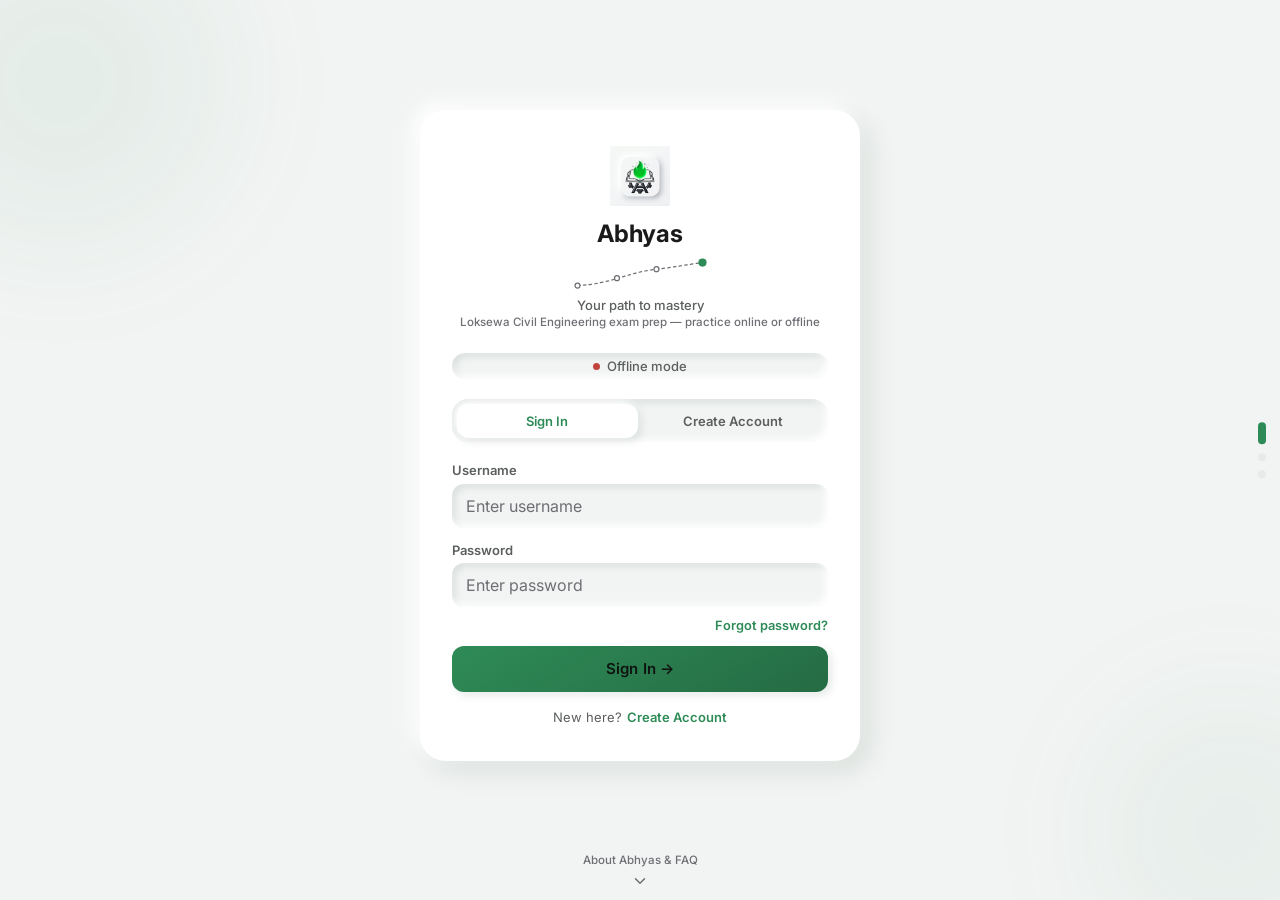
<file: index.html>
<!DOCTYPE html>
<html lang="en-NP">
<head>
<meta charset="UTF-8">
<meta name="viewport" content="width=device-width,initial-scale=1">
<meta name="theme-color" content="#F2F4F3">
<!-- Clickjacking mitigation — see admin.html for the full rationale.
     GitHub Pages doesn't support custom HTTP headers, so this
     client-side frame-bust is the best available option. -->
<script>if(window.top!==window.self){window.top.location=window.self.location;}</script>
<link rel="icon" type="image/png" href="favicon.png">
<link rel="apple-touch-icon" href="icon-192.png">

<title>Abhyas — Loksewa Civil Engineering Exam Prep (Online & Offline)</title>
<meta name="description" content="Abhyas is a free-to-start Loksewa Civil Engineering exam prep app for Nepal — practice thousands of Level 7 Engineering, General Knowledge, and IQ questions online or fully offline, track your progress, and build toward Lok Sewa Aayog exam success.">
<meta name="keywords" content="abhyas app, loksewa, lok sewa aayog, loksewa civil engineering, loksewa engineering, civil engineering exam prep nepal, level 7 engineering, PSC nepal, loksewa online offline, engineering exam questions nepal">
<link rel="canonical" href="https://app.mku.name.np/">

<!-- Open Graph — how this looks when shared on Facebook, WhatsApp, Messenger, etc. -->
<meta property="og:type" content="website">
<meta property="og:title" content="Abhyas — Loksewa Civil Engineering Exam Prep (Online & Offline)">
<meta property="og:description" content="Practice thousands of Loksewa Civil Engineering, GK, and IQ questions — online or fully offline. Free trial, track your progress, built for Lok Sewa Aayog exam success.">
<meta property="og:url" content="https://app.mku.name.np/">
<meta property="og:image" content="https://app.mku.name.np/icon-512.png">
<meta property="og:locale" content="en_NP">

<!-- Twitter Card — same purpose, for X/Twitter link previews -->
<meta name="twitter:card" content="summary">
<meta name="twitter:title" content="Abhyas — Loksewa Civil Engineering Exam Prep">
<meta name="twitter:description" content="Practice Loksewa Civil Engineering questions online or offline. Free trial available.">
<meta name="twitter:image" content="https://app.mku.name.np/icon-512.png">

<!-- Structured data — helps Google understand this is a real application,
     not just a bare login form, and is eligible for richer search
     result presentation (app name, description, category) as a result. -->
<script type="application/ld+json">
{
  "@context": "https://schema.org",
  "@type": "WebApplication",
  "name": "Abhyas",
  "alternateName": "Abhyas Loksewa Civil Engineering",
  "description": "Loksewa Civil Engineering exam prep app for Nepal — practice Level 7 Engineering, General Knowledge, and IQ questions online or fully offline.",
  "url": "https://app.mku.name.np/",
  "applicationCategory": "EducationalApplication",
  "operatingSystem": "Any (Progressive Web App)",
  "offers": { "@type": "Offer", "price": "0", "priceCurrency": "NPR", "description": "Free trial available" },
  "audience": { "@type": "Audience", "audienceType": "Loksewa and Civil Engineering exam candidates in Nepal" }
}
</script>

<link href="https://fonts.googleapis.com/css2?family=Inter:wght@400;500;600;700;800&display=swap" rel="stylesheet">
<link rel="stylesheet" href="design-system.css">
<!-- Google Identity Services — powers the "Sign in with Google" button
     below (see APP.initGoogleSignIn). Loaded async/defer so it never
     blocks first paint; APP.initGoogleSignIn() polls for it to be ready
     rather than assuming it has loaded by the time init() runs. -->
<script src="https://accounts.google.com/gsi/client" async defer></script>
<style>
:root{
  /* Local aliases onto the shared token layer, so the rest of this
     file's rules (unchanged names, so JS/markup below never has to
     change) read from one place if the palette shifts later. */
  --c0:var(--c-bg);--c1:var(--c-surface);--c2:var(--c-surface);--c3:var(--c-primary-light);--c4:var(--c-divider);
  --amb:var(--c-primary);--amb2:var(--c-primary-dark);--amb-glow:rgba(46,139,87,.18);
  --teal:var(--c-primary);--vio:var(--c-primary);--sky:var(--c-info);--grn:var(--c-primary);--ros:var(--c-danger);
  --t1:var(--c-text);--t2:var(--c-text-soft);--t3:var(--c-text-faint);
  --ff:var(--font-body);--fd:var(--font-body);
  --r2:var(--r-sm);--r3:var(--r-md);--r4:var(--r-xl);
  --ease:.15s cubic-bezier(.4,0,.2,1);--spring:.22s cubic-bezier(.34,1.56,.64,1)
}
*,*::before,*::after{margin:0;padding:0;box-sizing:border-box;-webkit-tap-highlight-color:transparent}
html{height:100%}
body{font-family:var(--ff);background:var(--c-bg);color:var(--t1);display:block;min-height:100vh;overflow-x:hidden}

/* Background — calm, no blobs/grid in the fintech direction: a plain,
   spacious off-white field lets the card carry all the visual weight. */
.bg-blobs,.grid{display:none}

/* Card */
.card{position:relative;z-index:1;width:100%;max-width:440px;margin:1.2rem auto 3rem;background:var(--c-surface);border-radius:var(--r-xl);padding:2.25rem 2rem;box-shadow:var(--ne-lg);max-height:none;overflow:visible;animation:enter .35s var(--ease-spring)}
@keyframes enter{from{opacity:0;transform:translateY(12px)}to{opacity:1;transform:none}}

/* Intro/FAQ sections sit below the login card, wider than it so the
   explanatory content has room to breathe, but still comfortably
   readable (760px caps line length on desktop/PC). */
.wide-section{position:relative;z-index:1;max-width:760px;width:calc(100% - 2rem);margin:0 auto 2.5rem}
.about-card{background:var(--c-surface);border-radius:var(--r-sm);padding:.9rem 1.1rem;box-shadow:var(--ne-sm);margin-bottom:.6rem}
.about-card h3{font-size:.82rem;color:var(--c-text);margin-bottom:.35rem;display:flex;align-items:center;gap:.4rem}
.about-card p{font-size:.78rem;color:var(--c-text-soft);line-height:1.55}
.section-heading{font-size:1rem;color:var(--c-text);margin-bottom:.9rem;text-align:center;font-weight:700}

/* Logo */
.logo{text-align:center;margin-bottom:1.5rem}
.l-icon{width:60px;height:60px;margin:0 auto .8rem}
.logo h1{font-size:var(--fs-page-title);font-weight:var(--fw-bold);letter-spacing:-.3px;color:var(--c-text)}
.logo p{font-size:var(--fs-caption);color:var(--c-text-soft);margin-top:.25rem;font-weight:var(--fw-medium)}

/* "Your path to mastery" made literal: a small ascending trail of
   waypoints under the wordmark, the last one styled as the destination.
   Kept deliberately small and quiet — this is a login form people want
   to get through quickly, not a hero banner to admire. */
.path-motif{display:block;width:148px;height:auto;margin:.55rem auto .05rem}
.path-motif-peak{animation:path-peak-pulse 2.8s ease-in-out infinite}
@keyframes path-peak-pulse{
  0%,100%{filter:drop-shadow(0 0 0 var(--c-primary))}
  50%{filter:drop-shadow(0 0 3px var(--c-primary))}
}
@media(prefers-reduced-motion:reduce){.path-motif-peak{animation:none}}

/* Ambient background — two soft, low-opacity blurred blobs for quiet
   depth. Deliberately restrained: this sits behind a login/payment form,
   not a marketing hero, so it should be felt more than seen. */
.bg-motif{position:fixed;inset:0;z-index:0;pointer-events:none;overflow:hidden}
.bg-motif::before,.bg-motif::after{content:'';position:absolute;border-radius:50%;filter:blur(70px);background:var(--c-primary)}
.bg-motif::before{width:340px;height:340px;top:-90px;left:-110px;opacity:.06}
.bg-motif::after{width:280px;height:280px;bottom:-70px;right:-90px;opacity:.05}

/* Net */
.net{display:flex;align-items:center;justify-content:center;gap:.45rem;font-size:var(--fs-caption);color:var(--c-text-soft);font-weight:var(--fw-medium);margin-bottom:1.25rem;background:var(--c-bg);border-radius:var(--r-full);padding:.32rem .9rem;box-shadow:var(--ne-in-sm)}
.ndot{width:7px;height:7px;border-radius:50%;background:var(--c-primary);animation:npulse 2s ease-in-out infinite;flex-shrink:0}
.ndot.off{background:var(--c-danger);animation:none}
.ndot.warn{background:var(--c-warning);animation:npulse 2s ease-in-out infinite}
@keyframes npulse{0%,100%{opacity:1;transform:scale(1)}50%{opacity:.35;transform:scale(.7)}}

/* Tabs */
.tabs{display:flex;gap:.25rem;background:var(--c-bg);border-radius:var(--r-md);padding:.3rem;margin-bottom:1.25rem;box-shadow:var(--ne-in-sm)}
.tab{flex:1;padding:.55rem .2rem;border:none;border-radius:calc(var(--r-md) - 4px);background:transparent;color:var(--c-text-soft);font-family:var(--ff);font-size:var(--fs-caption);font-weight:var(--fw-semibold);cursor:pointer;transition:all var(--ease);text-align:center}
.tab.active{background:var(--c-surface);color:var(--c-primary);box-shadow:var(--ne-sm)}
.tab:hover:not(.active){color:var(--c-text)}

/* Forms */
.fld{margin-bottom:.85rem}
.fld label{display:block;font-size:var(--fs-caption);font-weight:var(--fw-semibold);color:var(--c-text-soft);margin-bottom:.35rem}
.fld input,.fld select{width:100%;background:var(--c-bg);border:none;border-radius:var(--r-sm);padding:.75rem .9rem;color:var(--t1);font-size:var(--fs-body);font-family:var(--ff);outline:none;box-shadow:var(--ne-in-sm);transition:box-shadow var(--ease)}
.fld input:focus,.fld select:focus{box-shadow:var(--ne-in-sm),0 0 0 3px rgba(46,139,87,.16)}
.fld input::placeholder{color:var(--c-text-faint)}
.fld-row{display:grid;grid-template-columns:1fr 1fr;gap:.6rem}
/* Custom file-upload control — same pattern as user.html/admin.html's
   .file-up. The native <input type=file>'s "Choose File" button lives
   in browser shadow DOM and can't be restyled by adjusting the outer
   input's padding/color alone — it still rendered in the OS-native style
   regardless. This hides the native control entirely (still fully
   functional) behind a themed button + filename instead. */
.file-up{position:relative;display:flex;align-items:center;gap:.6rem;background:var(--c-bg);border-radius:var(--r-sm);padding:.6rem .9rem;cursor:pointer;box-shadow:var(--ne-in-sm)}
.file-up input[type=file]{position:absolute;inset:0;opacity:0;cursor:pointer;width:100%;height:100%}
.file-up .file-up-btn{flex-shrink:0;display:inline-flex;align-items:center;gap:.3rem;background:var(--c-surface);border:1px solid rgba(0,0,0,.08);border-radius:7px;padding:.3rem .6rem;font-size:.72rem;font-weight:700;color:var(--t2)}
.file-up .file-up-name{font-size:.78rem;color:var(--c-text-faint);overflow:hidden;text-overflow:ellipsis;white-space:nowrap}

.err{background:var(--c-danger-bg);border:1px solid rgba(193,67,60,.25);border-radius:var(--r-sm);padding:.6rem .9rem;color:var(--c-danger);font-size:var(--fs-caption);margin-bottom:.85rem;display:none;align-items:center;gap:.5rem;font-weight:var(--fw-medium)}
.err::before{content:"";width:16px;height:16px;flex-shrink:0;background:currentColor;-webkit-mask:url("data:image/svg+xml,%3Csvg xmlns='http://www.w3.org/2000/svg' viewBox='0 0 24 24' fill='none' stroke='black' stroke-width='2' stroke-linecap='round' stroke-linejoin='round'%3E%3Cpath d='M10.29 3.86 1.82 18a2 2 0 0 0 1.71 3h16.94a2 2 0 0 0 1.71-3L13.71 3.86a2 2 0 0 0-3.42 0z'/%3E%3Cline x1='12' y1='9' x2='12' y2='13'/%3E%3Cline x1='12' y1='17' x2='12.01' y2='17'/%3E%3C/svg%3E") center/contain no-repeat;mask:url("data:image/svg+xml,%3Csvg xmlns='http://www.w3.org/2000/svg' viewBox='0 0 24 24' fill='none' stroke='black' stroke-width='2' stroke-linecap='round' stroke-linejoin='round'%3E%3Cpath d='M10.29 3.86 1.82 18a2 2 0 0 0 1.71 3h16.94a2 2 0 0 0 1.71-3L13.71 3.86a2 2 0 0 0-3.42 0z'/%3E%3Cline x1='12' y1='9' x2='12' y2='13'/%3E%3Cline x1='12' y1='17' x2='12.01' y2='17'/%3E%3C/svg%3E") center/contain no-repeat}
.err.show{display:flex}

.ok-banner{background:var(--c-success-bg);border:1px solid rgba(54,139,79,.2);border-radius:var(--r-sm);padding:.75rem 1rem;margin-bottom:1rem;text-align:center;font-size:var(--fs-caption);color:var(--c-primary-dark)}
.ok-banner strong{color:var(--c-text);font-size:var(--fs-body)}

/* Buttons */
.btn{width:100%;padding:.85rem;background:linear-gradient(150deg,var(--c-primary),var(--c-primary-dark));border:none;border-radius:var(--r-sm);color:#0F1410;font-size:var(--fs-body);font-weight:var(--fw-semibold);font-family:var(--fd);cursor:pointer;transition:all var(--ease);box-shadow:var(--ne-sm);letter-spacing:.1px}
.btn:hover:not(:disabled){box-shadow:var(--ne-md)}
.btn:active:not(:disabled){transform:scale(.98);box-shadow:var(--ne-in-md)}
.btn:disabled{opacity:.5;cursor:not-allowed}
.btn-sec{width:100%;padding:.7rem;background:var(--c-bg);border:none;border-radius:var(--r-sm);color:var(--c-text-soft);font-size:var(--fs-caption);font-weight:var(--fw-semibold);font-family:var(--ff);cursor:pointer;transition:all var(--ease);margin-top:.6rem;box-shadow:var(--ne-sm)}
.btn-sec:hover{color:var(--c-primary-dark);box-shadow:var(--ne-in-sm)}
.btn-sm{padding:.55rem .8rem;background:var(--c-primary);border:none;border-radius:var(--r-sm);color:#0F1410;font-size:.78rem;font-weight:var(--fw-semibold);font-family:var(--ff);cursor:pointer;white-space:nowrap;flex-shrink:0}
.btn-sm:disabled{opacity:.5;cursor:not-allowed}

.spin{display:inline-block;width:14px;height:14px;border:2px solid rgba(255,255,255,.4);border-top-color:#fff;border-radius:50%;animation:spin .65s linear infinite;vertical-align:middle;margin-right:.4rem}
@keyframes spin{to{transform:rotate(360deg)}}

/* Links */
.link-row{text-align:center;margin-top:1.1rem;font-size:var(--fs-caption);color:var(--c-text-soft)}
.link-row button{background:none;border:none;color:var(--c-primary);font-weight:var(--fw-semibold);cursor:pointer;font-family:var(--ff);font-size:var(--fs-caption);padding:0;margin-left:.3rem}
.link-row button:hover{text-decoration:underline}
.link-btn-r{text-align:right;margin:-.4rem 0 .7rem}
.link-btn-r button{background:none;border:none;color:var(--c-primary);font-size:.8rem;font-weight:var(--fw-semibold);cursor:pointer;font-family:var(--ff);padding:0}

/* Payment / Trial / Status / Permanent pages */
.pay-box{display:none}
.pay-box.on{display:block;animation:enter .3s var(--ease-spring)}
.qr-wrap{text-align:center;margin:1rem 0;padding:1.1rem;background:var(--c-bg);border-radius:var(--r-lg);position:relative;box-shadow:var(--ne-in-sm)}
.qr-wrap img{max-width:200px;width:100%;border-radius:var(--r-md);display:block;margin:0 auto .6rem}
.qr-fallback{width:180px;height:180px;margin:0 auto .6rem;background:var(--c-surface);border-radius:var(--r-md);display:flex;align-items:center;justify-content:center;color:var(--c-text-faint);box-shadow:var(--ne-sm)}
.qr-fallback svg{width:48px;height:48px}
.pay-info{text-align:center;margin-bottom:1rem}
.pay-info .amt{font-size:1.7rem;font-weight:var(--fw-bold);color:var(--c-primary-dark)}
.pay-info .amt span{font-size:.9rem;opacity:.7;font-weight:var(--fw-medium)}
.pay-info .phone{font-size:var(--fs-body);color:var(--t2);margin-top:.25rem}
.pay-info .inst{font-size:var(--fs-caption);color:var(--t3);margin-top:.45rem;line-height:var(--lh-normal);padding:0 .5rem}

.trial-banner{background:var(--c-info-bg);border:1px solid rgba(43,108,176,.18);border-radius:var(--r-sm);padding:.75rem 1rem;margin-bottom:1rem;text-align:center;font-size:var(--fs-caption);color:var(--c-info)}
.trial-banner strong{color:var(--c-text);font-size:var(--fs-body)}
.trial-banner .timer{font-size:1.15rem;font-weight:var(--fw-bold);color:var(--c-primary-dark);margin-top:.25rem;font-variant-numeric:tabular-nums}

.expired-banner{background:var(--c-danger-bg);border:1px solid rgba(193,67,60,.2);border-radius:var(--r-sm);padding:.75rem 1rem;margin-bottom:1rem;text-align:center;font-size:var(--fs-caption);color:var(--c-danger)}
.expired-banner strong{color:var(--c-text)}

.perm-banner{background:var(--c-success-bg);border:1px solid rgba(54,139,79,.2);border-radius:var(--r-sm);padding:.75rem 1rem;margin-bottom:1rem;text-align:center;font-size:var(--fs-caption);color:var(--c-primary-dark)}
.perm-banner strong{color:var(--c-text);font-size:var(--fs-body)}

.status-card{text-align:center;padding:1.3rem .5rem}
.status-card .big-icon{width:56px;height:56px;margin:0 auto .8rem;color:var(--c-primary);background:var(--c-bg);border-radius:var(--r-full);display:flex;align-items:center;justify-content:center;box-shadow:var(--ne-sm)}
.status-card .big-icon svg{width:28px;height:28px}
.status-card h2{font-size:var(--fs-section-title);font-weight:var(--fw-bold);margin-bottom:.35rem;color:var(--c-text)}
.status-card p{font-size:var(--fs-caption);color:var(--t3);line-height:var(--lh-normal);margin-bottom:1.1rem}

/* Auto-redirect screen for an already-permanent session — deliberately
   the LIGHTEST screen in the whole file: a spinner and one line, no
   buttons to read or tap, because a permanent user has already proven
   who they are and shouldn't have to do anything else here at all. */
.redirect-card{text-align:center;padding:2.2rem .5rem 1rem}
.redirect-card .spin-lg{width:34px;height:34px;border:3px solid var(--c-divider);border-top-color:var(--c-primary);border-radius:50%;animation:spin .8s linear infinite;margin:0 auto 1rem}
.redirect-card p{font-size:var(--fs-body);color:var(--t2);margin-bottom:1.1rem}

/* Mobile-number prompt — a compact inline nudge shown on the trial/
   payment screens only (never on the auto-redirect screen, which is
   intentionally too brief to interact with) when the account has no
   mobile on file, e.g. a Google Sign-In account. */
.mobile-prompt{background:var(--c-info-bg);border:1px solid rgba(43,108,176,.18);border-radius:var(--r-sm);padding:.7rem .85rem;margin-bottom:1rem}
.mobile-prompt p{font-size:.76rem;color:var(--c-info);margin-bottom:.55rem;line-height:1.4}
.mobile-prompt .row{display:flex;gap:.5rem}
.mobile-prompt input{flex:1;background:var(--c-surface);border:none;border-radius:var(--r-sm);padding:.55rem .75rem;font-size:.85rem;font-family:var(--ff);outline:none;box-shadow:var(--ne-in-sm)}
.mobile-prompt.saved{display:none}

/* Toast */
#toasts{position:fixed;bottom:1.5rem;left:50%;transform:translateX(-50%);z-index:9000;display:flex;flex-direction:column;align-items:center;gap:.4rem;pointer-events:none;width:calc(100vw - 2rem);max-width:340px}
.toast{background:var(--c-text);border-radius:var(--r-sm);padding:.6rem 1.1rem;font-size:var(--fs-caption);font-weight:var(--fw-medium);color:#fff;box-shadow:var(--sh-lg);animation:tin .18s var(--ease-spring);pointer-events:auto;max-width:100%;text-align:center}
.toast.out{animation:tout .2s ease forwards}
@keyframes tin{from{opacity:0;transform:translateY(10px) scale(.95)}to{opacity:1;transform:none}}
@keyframes tout{from{opacity:1}to{opacity:0;transform:translateY(-6px)}}

/* Google Sign-In block. IMPORTANT: hidden via visibility+height, never
   display:none — Google's renderButton() measures its container at
   render time, and a display:none parent gives it 0×0 to measure,
   producing a broken/invisible button that stays broken even after
   later being un-hidden. visibility:hidden keeps the container in the
   normal layout tree (correctly sized) while still invisible and
   non-interactive, so the button always renders correctly regardless
   of whether Google's script finishes loading before or after the
   current screen becomes login/signup. */
#g-signin-wrap{margin:.7rem 0;visibility:visible;height:auto;overflow:visible;transition:opacity .15s ease}
#g-signin-wrap.g-hidden{visibility:hidden;height:0;margin:0;overflow:hidden;pointer-events:none}
#g-signin-wrap.g-busy{opacity:.55;pointer-events:none}
#g-signin-btn{display:flex;justify-content:center;min-height:44px}
.g-or-div{display:flex;align-items:center;gap:.6rem;margin:.75rem 0;color:var(--t3);font-size:var(--fs-caption);font-weight:var(--fw-medium)}
.g-or-div::before,.g-or-div::after{content:"";flex:1;height:1px;background:var(--c-divider)}

/* ── TikTok-style vertical paging: login / about / faq as three
   full-viewport "posts" you scroll (or swipe, on touch) between, same
   mechanism on phone and PC — CSS scroll-snap needs no touch-specific
   code at all, since browsers already turn a touch swipe into a scroll
   gesture on an overflow-y:scroll container. ── */
html,body{height:100%}
.snap-container{height:100vh;height:100svh;overflow-y:scroll;scroll-snap-type:y mandatory;scroll-behavior:smooth;-webkit-overflow-scrolling:touch}
.snap-post{min-height:100vh;min-height:100svh;scroll-snap-align:start;scroll-snap-stop:always;position:relative;box-sizing:border-box;display:flex;flex-direction:column;align-items:center;justify-content:center;padding:1.4rem 0;overflow-y:auto}
/* The login post's own card is vertically centered by the flex parent
   above; about/faq posts get a heading-first, top-aligned layout instead
   since their content is a scrollable list of cards, not one centered
   object. */
.snap-post.top-aligned{justify-content:flex-start;padding-top:2.2rem}

/* Page dots — a small, constant "you are 1 of 3" indicator, same idea
   as TikTok's own vertical progress cue. Fixed to the viewport (not the
   scroll container) so it stays put and reflects whichever post is
   currently snapped, on phone or PC alike. Click a dot to jump straight
   to that post. */
.page-dots{position:fixed;right:14px;top:50%;transform:translateY(-50%);z-index:20;display:flex;flex-direction:column;gap:.55rem}
.page-dots button{width:8px;height:8px;border-radius:50%;border:none;background:var(--c-divider);padding:0;cursor:pointer;transition:all var(--ease);box-shadow:none}
.page-dots button.active{background:var(--c-primary);height:22px;border-radius:5px}

/* Bottom-of-first-post scroll hint — a quiet, self-dismissing nudge
   ("there's more below") rather than a permanent fixture; it lives
   inside the login post itself (not fixed to the viewport), so it
   naturally scrolls away with that post and never has to be manually
   hidden once the person reaches post 2. */
.scroll-hint{position:absolute;left:0;right:0;bottom:10px;display:flex;flex-direction:column;align-items:center;gap:.3rem;color:var(--c-text-faint);font-size:.72rem;font-weight:var(--fw-medium);z-index:2;transition:opacity .25s ease;pointer-events:none}
.scroll-hint.hide{opacity:0}
.scroll-hint svg{width:18px;height:18px;animation:hint-bounce 1.6s ease-in-out infinite}
@keyframes hint-bounce{0%,100%{transform:translateY(0);opacity:.55}50%{transform:translateY(5px);opacity:1}}
@media(prefers-reduced-motion:reduce){.scroll-hint svg{animation:none}}
@media(max-height:640px){.scroll-hint{bottom:4px}}

/* Offline badge */
.offline-badge{display:none;background:var(--c-bg);border-radius:var(--r-sm);padding:.45rem .8rem;margin-bottom:1rem;text-align:center;font-size:var(--fs-caption);color:var(--c-warning);font-weight:var(--fw-medium);box-shadow:var(--ne-in-sm)}
.offline-badge.show{display:block}

/* Responsive — same card/layout on phone-sized "app" viewports and
   full-width PC/desktop browsers; only the outer margins/padding shrink
   below 480px, so nothing here needs separate app-vs-PC logic. */
@media(max-width:480px){.card{padding:1.75rem 1.35rem;margin:.8rem;border-radius:var(--r-lg)}.fld-row{grid-template-columns:1fr}}
</style>
</head>
<body>

<div class="bg-motif" aria-hidden="true"></div>

<div class="page-dots" id="page-dots" role="tablist" aria-label="Page navigation">
  <button class="active" data-target="post-login" aria-label="Login" role="tab" aria-selected="true"></button>
  <button data-target="post-about" aria-label="About Abhyas" role="tab" aria-selected="false"></button>
  <button data-target="post-faq" aria-label="FAQ" role="tab" aria-selected="false"></button>
</div>

<main class="snap-container" id="snap-container">
<section class="snap-post" id="post-login">
<div class="card" id="main-card">
  <div class="logo">
    <div class="l-icon brand-mark"><img src="icon-192.png" alt="Abhyas"></div>
    <h1>Abhyas</h1>
    <svg class="path-motif" viewBox="0 0 180 44" fill="none" aria-hidden="true">
      <path d="M14,36 C55,34 75,20 110,16 C130,14 150,10 166,8" stroke="var(--c-text-faint)" stroke-width="1.5" stroke-dasharray="3 4" stroke-linecap="round"/>
      <circle cx="14" cy="36" r="3" fill="var(--c-surface)" stroke="var(--c-text-faint)" stroke-width="1.5"/>
      <circle cx="62" cy="27" r="3" fill="var(--c-surface)" stroke="var(--c-text-faint)" stroke-width="1.5"/>
      <circle cx="110" cy="16" r="3" fill="var(--c-surface)" stroke="var(--c-text-faint)" stroke-width="1.5"/>
      <circle class="path-motif-peak" cx="166" cy="8" r="5" fill="var(--c-primary)"/>
    </svg>
    <p>Your path to mastery</p>
    <p style="font-size:.72rem;color:var(--c-text-faint);margin-top:.15rem">Loksewa Civil Engineering exam prep — practice online or offline</p>
  </div>

  <div class="net"><div class="ndot" id="ndot"></div><span id="nstat">Checking connection…</span></div>
  <div class="offline-badge" id="offline-badge">Offline mode — using cached session</div>

  <!-- AUTO-REDIRECT — shown ONLY for an already-permanent session while
       it hands off to user.html; see APP.enterDashboard(). Everything
       else in this card stays hidden the whole time so a returning
       permanent user never has to read or tap anything here. -->
  <div id="form-redirecting" class="pay-box" style="display:none">
    <div class="redirect-card">
      <div class="spin-lg"></div>
      <p>Welcome back<span id="redir-name"></span> — opening your dashboard…</p>
      <button class="btn-sec" onclick="APP.logout()">Not you? Logout</button>
    </div>
  </div>

  <!-- MODE TABS -->
  <div class="tabs" id="auth-tabs">
    <button class="tab active" onclick="APP.setMode('login')">Sign In</button>
    <button class="tab" onclick="APP.setMode('signup')">Create Account</button>
  </div>
<script async src="https://pagead2.googlesyndication.com/pagead/js/adsbygoogle.js?client=ca-pub-6654137367323086"
     crossorigin="anonymous"></script>
  <div class="err" id="err" role="alert" aria-live="assertive"></div>

  <!-- Google Sign-In — works for both "Sign In" and "Create Account" tabs,
       since a Google login on an unrecognized email creates a new trial
       account server-side (see handleGoogleLogin in CODE.gs). Rendered
       once here rather than duplicated per-tab; hidden entirely if the
       client ID below is never configured, and on the forgot/reset
       screens where "sign in with Google" wouldn't make sense. -->
  <div id="g-signin-wrap" class="g-hidden">
    <div id="g-signin-btn"></div>
    <div class="g-or-div">OR</div>
  </div>

  <!-- ═══════════════════════════════════════════════════════════════
       UNIFIED LOGIN — Single form routes to Admin OR User
       ═══════════════════════════════════════════════════════════════ -->
  <div id="form-login">
    <div class="fld"><label for="in-user">Username</label><input type="text" id="in-user" placeholder="Enter username" autocomplete="username" autocapitalize="none" spellcheck="false"></div>
    <div class="fld"><label for="in-pass">Password</label><input type="password" id="in-pass" placeholder="Enter password" autocomplete="current-password"></div>
    <div class="link-btn-r"><button type="button" onclick="APP.setMode('forgot')">Forgot password?</button></div>
    <button class="btn" id="btn-login" onclick="APP.login()">Sign In →</button>
    <div class="link-row"><span>New here?</span><button onclick="APP.setMode('signup')">Create Account</button></div>
  </div>

  <!-- FORGOT PASSWORD — request a reset code (username OR email) -->
  <div id="form-forgot" style="display:none">
    <p style="font-size:.8rem;opacity:.75;margin-bottom:.8rem">Enter your username or the email on your account. If it matches an account, we'll email a reset code to it.</p>
    <div class="fld"><label for="fg-id">Username or Email</label><input type="text" id="fg-id" placeholder="Your username or email" autocapitalize="none" spellcheck="false"></div>
    <button class="btn" id="btn-forgot" onclick="APP.requestReset()">Send Reset Code →</button>
    <div class="link-row"><button onclick="APP.setMode('login')">Back to Sign In</button></div>
  </div>

  <!-- RESET PASSWORD — consume the emailed code (pasted, or prefilled
       from a ?resetToken= link if the person tapped it instead) -->
  <div id="form-reset" style="display:none">
    <p style="font-size:.8rem;opacity:.75;margin-bottom:.8rem">Paste the reset code from your email, then choose a new password.</p>
    <div class="fld"><label for="rs-code">Reset Code</label><input type="text" id="rs-code" placeholder="Paste the code from your email" autocapitalize="none" spellcheck="false"></div>
    <div class="fld"><label for="rs-pass">New Password</label><input type="password" id="rs-pass" placeholder="At least 6 characters" autocomplete="new-password"></div>
    <button class="btn" id="btn-reset" onclick="APP.confirmReset()">Reset Password →</button>
    <div class="link-row"><button onclick="APP.setMode('login')">Back to Sign In</button></div>
  </div>

  <!-- SIGNUP FORM -->
  <div id="form-signup" style="display:none">
    <div class="fld-row">
      <div class="fld"><label for="su-name">Full Name</label><input type="text" id="su-name" placeholder="Your name"></div>
      <div class="fld"><label for="su-mobile">Mobile</label><input type="tel" id="su-mobile" placeholder="98XXXXXXXX"></div>
    </div>
    <div class="fld"><label for="su-email">Email Address</label><input type="email" id="su-email" placeholder="you@example.com"></div>
    <div class="fld"><label for="su-user">Username</label><input type="text" id="su-user" placeholder="Choose username" autocomplete="username" autocapitalize="none" spellcheck="false"></div>
    <div class="fld-row">
      <div class="fld"><label for="su-pass">Password</label><input type="password" id="su-pass" placeholder="Min 6 chars" autocomplete="new-password"></div>
      <div class="fld"><label for="su-cpass">Confirm</label><input type="password" id="su-cpass" placeholder="Repeat password" autocomplete="new-password"></div>
    </div>
    <button class="btn" id="btn-signup" onclick="APP.signup()">Create Account →</button>
    <div class="link-row"><span>Have an account?</span><button onclick="APP.setMode('login')">Sign In</button></div>
  </div>

  <!-- TRIAL ACTIVE -->
  <div id="form-trial" class="pay-box" style="display:none">
    <div class="trial-banner">
      <strong>Welcome! Trial Active</strong>
      <div class="timer" id="trial-timer">23:59:59</div>
      <div style="font-size:.72rem;margin-top:.3rem;color:var(--t3)">Pay anytime to unlock permanent access.</div>
    </div>
    <div class="mobile-prompt" id="mobile-prompt-trial" style="display:none">
      <p>Add a mobile number so admin can reach you about payment review.</p>
      <div class="row"><input type="tel" id="mp-trial-mobile" placeholder="98XXXXXXXX"><button class="btn-sm" onclick="APP.saveMobile('mp-trial-mobile')">Save</button></div>
    </div>
    <button class="btn" onclick="APP.goUser()">Enter Study Dashboard →</button>
    <button class="btn-sec" onclick="APP.setMode('payment')">Pay Now (Permanent)</button>
    <button class="btn-sec" onclick="APP.logout()">Logout</button>
  </div>

  <!-- PAYMENT FORM -->
  <div id="form-payment" class="pay-box" style="display:none">
    <div class="expired-banner" id="pay-banner" style="display:none">
      <strong>Trial Expired</strong><br>Complete payment to unlock permanent access.
    </div>
    <div class="expired-banner" id="pay-settings-warn" style="display:none">
      <strong>Couldn't refresh payment details from the server.</strong><br>Showing the last known info — reload the page once you're back online.
    </div>
    <div class="mobile-prompt" id="mobile-prompt-pay" style="display:none">
      <p>Add a mobile number so admin can reach you if there's an issue with your payment.</p>
      <div class="row"><input type="tel" id="mp-pay-mobile" placeholder="98XXXXXXXX"><button class="btn-sm" onclick="APP.saveMobile('mp-pay-mobile')">Save</button></div>
    </div>
    <div class="qr-wrap">
      <div class="qr-fallback" id="qr-fallback"><svg viewBox="0 0 24 24" fill="none" stroke="currentColor" stroke-width="2" stroke-linecap="round" stroke-linejoin="round"><path d="M23 19a2 2 0 0 1-2 2H3a2 2 0 0 1-2-2V8a2 2 0 0 1 2-2h4l2-3h6l2 3h4a2 2 0 0 1 2 2z"/><circle cx="12" cy="13" r="4"/></svg></div>
      <img id="qr-img" style="display:none" alt="Payment QR" onerror="APP.onQrError()">
    </div>
    <div class="pay-info">
      <div class="amt">Rs <span id="pay-amt">100</span></div>
      <div class="phone" id="pay-phone">9863200285</div>
      <div class="inst" id="pay-inst">Scan the QR code and submit your transaction ID for verification.</div>
    </div>
    <div class="fld"><label for="pay-txn">Transaction ID (TXN ID)</label><input type="text" id="pay-txn" placeholder="e.g. TXN123456789"></div>
    <div class="fld"><label for="pay-rem">Remarks (optional)</label><input type="text" id="pay-rem" placeholder="Any note for admin…"></div>
    <div class="fld">
      <label for="pay-file">Screenshot / Receipt</label>
      <label class="file-up" for="pay-file">
        <input type="file" id="pay-file" accept="image/*" onchange="APP.onFile()">
        <span class="file-up-btn"><svg width="14" height="14" viewBox="0 0 24 24" fill="none" stroke="currentColor" stroke-width="2" stroke-linecap="round" stroke-linejoin="round"><path d="M21 15v4a2 2 0 0 1-2 2H5a2 2 0 0 1-2-2v-4"/><polyline points="17 8 12 3 7 8"/><line x1="12" y1="3" x2="12" y2="15"/></svg> Choose Image</span>
        <span class="file-up-name" id="pay-file-name">No file chosen</span>
      </label>
    </div>
    <button class="btn" id="btn-pay" onclick="APP.submitPayment()">Submit Payment →</button>
    <button class="btn-sec" onclick="APP.logout()">← Back to Login</button>
  </div>

  <!-- STATUS / WAITING -->
  <div id="form-status" class="pay-box" style="display:none">
    <div class="status-card">
      <div class="big-icon" id="st-icon"><svg viewBox="0 0 24 24" fill="none" stroke="currentColor" stroke-width="2" stroke-linecap="round" stroke-linejoin="round"><circle cx="12" cy="12" r="10"/><path d="M12 6v6l4 2"/></svg></div>
      <h2 id="st-title">Payment Submitted</h2>
      <p id="st-msg">Your payment is under review. You will be notified once verified.</p>
      <button class="btn-sec" onclick="APP.logout()">Back to Login</button>
    </div>
  </div>
</div>
<div class="scroll-hint" id="scroll-hint" aria-hidden="true">
  <span>About Abhyas &amp; FAQ</span>
  <svg viewBox="0 0 24 24" fill="none" stroke="currentColor" stroke-width="2" stroke-linecap="round" stroke-linejoin="round"><polyline points="6 9 12 15 18 9"/></svg>
</div>
</section>

<section class="snap-post top-aligned wide-section intro-section" id="post-about" aria-labelledby="about-heading">
  <h2 id="about-heading" class="section-heading">About Abhyas</h2>

  <div class="about-card">
    <p>Abhyas is a Loksewa Civil Engineering exam preparation app for Nepal, designed for Level 7 Engineering candidates. It provides Civil Engineering, General Knowledge, and IQ/reasoning practice questions online and offline.</p>
  </div>

  <div class="about-card">
    <h3>What is Loksewa?</h3>
    <p>Lok Sewa Aayog is Nepal's Public Service Commission, which conducts the civil service examinations — including the Level 7 Civil Engineering exam — for government engineering positions.</p>
  </div>

  <div class="about-card">
    <h3>What does Abhyas cover?</h3>
    <p>Structural Engineering, Engineering Survey, Construction Materials, Concrete Technology, Geotechnical Engineering, Construction Management, Estimating & Costing, Engineering Drawing, Engineering Economics, and Professional Practices — plus General Knowledge and IQ/reasoning sections that appear alongside the technical paper.</p>
  </div>

  <div class="about-card">
    <h3>Online and offline practice</h3>
    <p>Once a chapter or subtopic has been opened while online, its questions are cached on your device for fully offline practice afterward — during load-shedding, on the bus, or anywhere without a connection.</p>
  </div>

  <div class="about-card">
    <h3>Progress tracking</h3>
    <p>Accuracy, attempted vs. correct counts, a daily study streak, and weak-topic detection so you always know exactly what to review next — synced across your devices whenever you're online.</p>
  </div>

  <div class="about-card">
    <h3>Free trial / access</h3>
    <p>New accounts get a free trial period to explore the app before deciding whether to continue with paid access.</p>
  </div>
</section>

<section class="snap-post top-aligned wide-section faq-section" id="post-faq" aria-labelledby="faq-heading" style="font-size:.78rem;color:var(--c-text-soft);line-height:1.5">
  <h2 id="faq-heading" class="section-heading">Frequently Asked Questions</h2>

  <details style="margin-bottom:.5rem;background:var(--c-surface);border-radius:var(--r-sm);padding:.6rem .8rem;box-shadow:var(--ne-sm)">
    <summary style="cursor:pointer;font-weight:600;color:var(--c-text)">What is Loksewa (Lok Sewa Aayog)?</summary>
    <p style="margin-top:.4rem">Lok Sewa Aayog is Nepal's Public Service Commission, which conducts the civil service examinations — including the Level 7 Civil Engineering exam — for government engineering positions. Abhyas is built specifically to help candidates prepare for this exam.</p>
  </details>

  <details style="margin-bottom:.5rem;background:var(--c-surface);border-radius:var(--r-sm);padding:.6rem .8rem;box-shadow:var(--ne-sm)">
    <summary style="cursor:pointer;font-weight:600;color:var(--c-text)">What subjects does Abhyas cover for Level 7 Civil Engineering?</summary>
    <p style="margin-top:.4rem">Structural Engineering, Engineering Survey, Construction Materials, Concrete Technology, Geotechnical Engineering, Construction Management, Estimating & Costing, Engineering Drawing, Engineering Economics, and Professional Practices — plus General Knowledge and IQ/reasoning sections that appear alongside the technical paper.</p>
  </details>

  <details style="margin-bottom:.5rem;background:var(--c-surface);border-radius:var(--r-sm);padding:.6rem .8rem;box-shadow:var(--ne-sm)">
    <summary style="cursor:pointer;font-weight:600;color:var(--c-text)">Can I use Abhyas offline?</summary>
    <p style="margin-top:.4rem">Yes. Once you've opened a chapter or subtopic while online, its questions are cached on your device — you can keep practicing the same content with no internet connection, including during load-shedding or while travelling. New or unopened content still needs a connection the first time.</p>
  </details>

  <details style="margin-bottom:.5rem;background:var(--c-surface);border-radius:var(--r-sm);padding:.6rem .8rem;box-shadow:var(--ne-sm)">
    <summary style="cursor:pointer;font-weight:600;color:var(--c-text)">Is Abhyas free?</summary>
    <p style="margin-top:.4rem">New accounts get a free trial period to explore the app before deciding whether to continue with paid access.</p>
  </details>

  <details style="margin-bottom:.5rem;background:var(--c-surface);border-radius:var(--r-sm);padding:.6rem .8rem;box-shadow:var(--ne-sm)">
    <summary style="cursor:pointer;font-weight:600;color:var(--c-text)">Does Abhyas track my progress?</summary>
    <p style="margin-top:.4rem">Yes — accuracy, attempted vs. correct counts, a daily study streak, and weak-topic detection so you know exactly what to review next, synced across your devices when you're online.</p>
  </details>
</section>

<script type="application/ld+json">
{
  "@context": "https://schema.org",
  "@type": "FAQPage",
  "mainEntity": [
    {
      "@type": "Question",
      "name": "What is Loksewa (Lok Sewa Aayog)?",
      "acceptedAnswer": { "@type": "Answer", "text": "Lok Sewa Aayog is Nepal's Public Service Commission, which conducts the civil service examinations — including the Level 7 Civil Engineering exam — for government engineering positions. Abhyas is built specifically to help candidates prepare for this exam." }
    },
    {
      "@type": "Question",
      "name": "What subjects does Abhyas cover for Level 7 Civil Engineering?",
      "acceptedAnswer": { "@type": "Answer", "text": "Structural Engineering, Engineering Survey, Construction Materials, Concrete Technology, Geotechnical Engineering, Construction Management, Estimating & Costing, Engineering Drawing, Engineering Economics, and Professional Practices, plus General Knowledge and IQ/reasoning sections." }
    },
    {
      "@type": "Question",
      "name": "Can I use Abhyas offline?",
      "acceptedAnswer": { "@type": "Answer", "text": "Yes. Once a chapter or subtopic has been opened online, its questions are cached on the device for fully offline practice, including during load-shedding or while travelling." }
    },
    {
      "@type": "Question",
      "name": "Is Abhyas free?",
      "acceptedAnswer": { "@type": "Answer", "text": "New accounts get a free trial period to explore the app before deciding whether to continue with paid access." }
    },
    {
      "@type": "Question",
      "name": "Does Abhyas track my progress?",
      "acceptedAnswer": { "@type": "Answer", "text": "Yes — accuracy, attempted vs. correct counts, a daily study streak, and weak-topic detection, synced across devices when online." }
    }
  ]
}
</script>

</main>

<div id="toasts" role="status" aria-live="polite" aria-atomic="false"></div>


<script src="version.js"></script>
<script src="shared.js"></script>
<script>
/* ═════════════════════════════════════════════════════════════════════════════
   ABHYAS — UNIFIED GATEWAY
   One login → Admin (admin.html) OR User (user.html)
   Session schema designed for online + offline validation in user.html
   ═════════════════════════════════════════════════════════════════════════════ */

const GAS_URL = "https://script.google.com/macros/s/AKfycbyZLZxf6VKNiMfhY6memPTKj-dGW7jxyX1c-9GI0OPG8TqazSZi_P-7Y-8DlpT0ZlrjHg/exec"; // ← REPLACE WITH YOUR DEPLOYED URL

// ⚠️ REPLACE with the SAME OAuth 2.0 Web Client ID configured as
// GOOGLE_CLIENT_ID in CODE.gs — this is the public half (client IDs are
// not secret and are meant to ship in frontend code); the backend uses it
// only to confirm the ID token it receives was actually minted for this
// app. In Google Cloud Console → Credentials → this OAuth Client →
// Authorized JavaScript origins, add the exact origin(s) this page is
// served from. Leave the placeholder as-is to hide Google Sign-In
// entirely rather than show a button that can only fail.
const GOOGLE_CLIENT_ID = "242226857075-hpkbjoqhlem95fu6vkf712e8ijs33sng.apps.googleusercontent.com";

/* ═════════════════════════════════════════════════════════════════════════════
   SESSION SCHEMA (stored in localStorage as 'abhyas_session')
   ───────────────────────────────────────────────────────────────────────────
   {
     type: "user" | "admin",
     username: string,
     name: string,           // user only
     email: string,          // user only
     mobile: string,         // user only
     token: string,          // session token from backend
     access: {
       level: "permanent" | "trial" | "pending_review" | "expired" | "unknown",
       trialExpiresAt: "ISO date string", // if trial
       permanent: boolean,
       accessType: "permanent" | "yearly",
       accessExpiresAt: "ISO date string or ''"
     },
     settings: {             // cached app settings
       paymentAmount: "XXX",
       contactPhone: "9863200285",
       qrCodeUrl: "...",
       paymentInstructions: "..."
     },
     lastVerified: timestamp,
     createdAt: timestamp
   }

   FOR user.html DEVELOPERS:
   ─────────────────────────
   1. Read: const s = JSON.parse(localStorage.getItem('abhyas_session'));
   2. If !s or s.type !== 'user' → redirect to gateway.
   3. OFFLINE check:
      - if s.access.level === 'permanent' → ALLOW
      - if s.access.level === 'trial'  → check Date.now() < new Date(s.access.trialExpiresAt)
      - if s.access.level === 'expired' or 'pending_review' or 'unknown' → BLOCK, redirect to gateway
   4. ONLINE check (background):
      - fetch(GAS_URL + '?action=checkSession&token=' + s.token)
      - Update s.access if server state changed.
   5. Call APP.logout() from gateway if you need global logout.
   ═════════════════════════════════════════════════════════════════════════════ */

const APP = {
  mode: 'login',
  online: false,
  trialTimerId: null,
  fileData: null,
  session: null, // in-memory copy

  async init() {
    this.checkNet(); // fire in the background — don't block rendering on a ping
    setInterval(() => this.checkNet(), 15000);
    this.initGoogleSignIn();
    this.initPaging();

    // A person who clicked the reset-code link from their email (see
    // requestPasswordReset's emailed code in CODE.gs) can land here with
    // either ?resetToken=... or ?reset=... in the URL — accept both
    // param spellings so an older bookmarked/shared link still works.
    // Prefilling and jumping straight to the reset form takes priority
    // over resuming any existing saved session, since clicking that link
    // means "I want to reset my password", not "resume whatever I was
    // doing before".
    const params = new URLSearchParams(window.location.search);
    const urlToken = params.get('resetToken') || params.get('reset');
    if (urlToken) {
      history.replaceState(null, '', window.location.pathname); // don't leave the code sitting in the visible URL/history
      this.setMode('reset');
      const codeEl = document.getElementById('rs-code');
      if (codeEl) codeEl.value = urlToken;
      return;
    }

    // Resume existing session
    const saved = this.getSession();
    if (saved) {
      this.session = saved;
      if (saved.type === 'admin') {
        this.toast('🛡️ Resuming admin session…');
        setTimeout(() => this.goAdmin(), 400);
        return;
      }
      if (saved.type === 'user') {
        this.resumeUserSession(saved);
        return;
      }
    }
    this.setMode('login');
  },

  /* ── Network ── */
  async checkNet() {
    const wasOnline = this.online;
    const dot = document.getElementById('ndot');
    const txt = document.getElementById('nstat');
    const badge = document.getElementById('offline-badge');
    const startedAt = Date.now();
    this.online = await pingBackend(GAS_URL);
    const roundTripMs = Date.now() - startedAt;
    if (this.online) {
      // Online, but slow enough (Apps Script cold-starts and Sheets-as-DB
      // reads can both add real latency) that a person might otherwise
      // blame a broken app for what's actually just a slow round trip.
      const slow = roundTripMs > 3000;
      dot.className = slow ? 'ndot warn' : 'ndot';
      txt.textContent = slow ? 'Connected — slow response' : 'Backend connected';
      badge.classList.remove('show');
      if (!wasOnline && this.mode === 'payment') {
        this.loadPaymentUI();
      }
      if (!wasOnline && navigator.serviceWorker && navigator.serviceWorker.controller) {
        navigator.serviceWorker.controller.postMessage({ type: 'CLEAR_STALE_IF_ONLINE' });
      }
    } else {
      dot.className = 'ndot off';
      txt.textContent = 'Offline mode';
      if (this.session) badge.classList.add('show');
    }
    this.updatePayButtonState();
  },

  updatePayButtonState() {
    const btn = document.getElementById('btn-pay');
    if (!btn) return;
    btn.disabled = !this.online;
    btn.textContent = this.online ? 'Submit Payment →' : 'Offline — reconnect to pay';
  },

  /* ── TikTok-style paging (login / about / faq) ── */
  initPaging() {
    const container = document.getElementById('snap-container');
    const dots = Array.from(document.querySelectorAll('#page-dots button'));
    const hint = document.getElementById('scroll-hint');
    if (!container || !dots.length) return;

    dots.forEach(dot => {
      dot.addEventListener('click', () => {
        const target = document.getElementById(dot.dataset.target);
        if (target) target.scrollIntoView({ behavior: 'smooth', block: 'start' });
      });
    });

    const posts = ['post-login', 'post-about', 'post-faq'].map(id => document.getElementById(id)).filter(Boolean);
    const observer = new IntersectionObserver((entries) => {
      // Pick whichever observed post has the most of itself currently
      // visible — during a smooth-scroll transition more than one entry
      // can cross the 0.5 threshold in the same callback, so "most
      // visible" is a steadier signal than "first one seen".
      let best = null;
      entries.forEach(entry => {
        if (!best || entry.intersectionRatio > best.intersectionRatio) best = entry;
      });
      if (!best || best.intersectionRatio < 0.5) return;
      const id = best.target.id;
      dots.forEach(dot => {
        const active = dot.dataset.target === id;
        dot.classList.toggle('active', active);
        dot.setAttribute('aria-selected', active ? 'true' : 'false');
      });
      if (hint && id !== 'post-login') hint.classList.add('hide');
    }, { root: container, threshold: [0.5] });

    posts.forEach(post => observer.observe(post));

    // Belt-and-suspenders: also dismiss the hint on the very first manual
    // scroll inside the container, so it never lingers a beat after
    // someone's clearly already found their way to post 2/3 via a fast
    // swipe the observer's 0.5 threshold hasn't caught up to yet.
    container.addEventListener('scroll', () => {
      if (container.scrollTop > 40 && hint) hint.classList.add('hide');
    }, { passive: true });
  },

  /* ── Session helpers ── */
  getSession() {
    try {
      const raw = localStorage.getItem('abhyas_session');
      if (!raw) return null;
      return JSON.parse(raw);
    } catch (e) {
      localStorage.removeItem('abhyas_session');
      return null;
    }
  },

  saveSession(obj) {
    this.session = obj;
    localStorage.setItem('abhyas_session', JSON.stringify(obj));
  },

  clearSession() {
    this.session = null;
    localStorage.removeItem('abhyas_session');
  },

  /* ── UI Mode Switcher ── */
  setMode(m) {
    this.mode = m;
    const tabs = document.getElementById('auth-tabs');
    if (tabs) {
      tabs.style.display = (m === 'login' || m === 'signup') ? 'flex' : 'none';
      document.querySelectorAll('.tab').forEach((t, i) => {
        t.classList.toggle('active', (m === 'login' && i === 0) || (m === 'signup' && i === 1));
      });
    }
    const ids = ['form-redirecting','form-login','form-signup','form-forgot','form-reset','form-payment','form-trial','form-status'];
    ids.forEach(id => {
      const el = document.getElementById(id);
      if (!el) return;
      const show = id === 'form-' + m;
      el.style.display = show ? 'block' : 'none';
      if (show) el.classList.add('on'); else el.classList.remove('on');
    });
    // Google Sign-In only makes sense on the login/signup tabs — not on
    // forgot/reset (the person is explicitly dealing with a plain-password
    // account there) and not on the redirect/trial/payment/status screens.
    const gWrap = document.getElementById('g-signin-wrap');
    if (gWrap) gWrap.classList.toggle('g-hidden', !(this._gReady && (m === 'login' || m === 'signup')));
    this.hideErr();
    if (m !== 'trial') this.clearTrialTimer();

    if (m === 'payment') {
      this.loadPaymentUI();
      if (!this._payRefreshTimer) {
        this._payRefreshTimer = setInterval(() => {
          if (this.mode === 'payment' && this.online) this.loadPaymentUI();
        }, 20000);
      }
    } else if (this._payRefreshTimer) {
      clearInterval(this._payRefreshTimer);
      this._payRefreshTimer = null;
    }

    if (m === 'trial') this.renderMobilePrompt('mobile-prompt-trial');
    if (m === 'payment') this.renderMobilePrompt('mobile-prompt-pay');
  },

  showErr(msg) {
    const e = document.getElementById('err');
    e.textContent = msg;
    e.classList.add('show');
  },
  hideErr() {
    document.getElementById('err').classList.remove('show');
  },

  /* ── API ── */
  async api(action, params = {}, method = 'GET') {
    const qs = new URLSearchParams(params).toString();
    if (method === 'GET') {
      try {
        const r = await fetch(GAS_URL + '?action=' + action + '&' + qs, { cache: 'no-store' });
        return await r.json();
      } catch (e) {
        return { success: false, error: 'Network error. Check connection or CORS settings.' };
      }
    } else {
      try {
        const r = await fetch(GAS_URL, {
          method: 'POST',
          headers: { 'Content-Type': 'text/plain' },
          body: JSON.stringify({ action, ...params })
        });
        return await r.json();
      } catch (e) {
        return { success: false, error: 'Network error. Check connection or CORS settings.' };
      }
    }
  },

  /* ═════════════════════════════════════════════════════════════════════════════
     GOOGLE SIGN-IN
     Renders Google's own button (its look/text is controlled by Google, not
     styleable via our CSS — that's intentional, it's a trust signal people
     recognize). On success, Google hands back a signed ID token; that token
     goes to our backend's googleLogin action, which verifies it server-side
     and returns the exact same shape as a normal login.
     ═════════════════════════════════════════════════════════════════════════════ */
  initGoogleSignIn() {
    if (!GOOGLE_CLIENT_ID || GOOGLE_CLIENT_ID.startsWith('REPLACE_WITH_')) return; // not configured — hide the option entirely rather than show a button that can only fail
    let attempts = 0;
    const tryInit = () => {
      if (!window.google || !window.google.accounts || !window.google.accounts.id) {
        // gsi/client script loads async — wait for it rather than racing it.
        // Capped at ~20s total: a network/CDN block means it's genuinely
        // not coming, not just slow, and endlessly polling forever would
        // otherwise silently keep a timer running for the rest of the
        // session.
        if (++attempts > 100) {
          console.warn('[APP] Google Identity Services never became available (script blocked, offline, or this origin lacks network access to accounts.google.com) — hiding Sign in with Google.');
          return;
        }
        setTimeout(tryInit, 200);
        return;
      }
      google.accounts.id.initialize({
        client_id: GOOGLE_CLIENT_ID,
        callback: (response) => this.onGoogleCredential(response),
        itp_support: true // Safari's Intelligent Tracking Prevention needs this to keep the flow working (redirect-based fallback) rather than silently failing
      });
      const btnHost = document.getElementById('g-signin-btn');
      google.accounts.id.renderButton(btnHost, {
        type: 'standard', theme: 'outline', size: 'large', shape: 'pill', width: 280, text: 'continue_with'
      });
      this._gReady = true;
      if (this.mode === 'login' || this.mode === 'signup') {
        document.getElementById('g-signin-wrap').classList.remove('g-hidden');
      }
      // Google's SDK doesn't call an error callback when it declines to
      // render — the most common cause by far is this origin not being
      // in the OAuth client's "Authorized JavaScript origins" list (see
      // Google Cloud Console → Credentials), and the ONLY symptom is a
      // console.error from Google itself plus an empty container. A
      // short delay is enough for renderButton's iframe to have appeared
      // if it's going to; if nothing showed up, replace the empty gap
      // with an honest, visible explanation instead of silence.
      setTimeout(() => {
        if (!btnHost.hasChildNodes()) {
          console.warn('[APP] Google rendered nothing into #g-signin-btn — check the browser console just above this line for a Google [GSI_LOGGER] error, and confirm this exact origin (' + window.location.origin + ') is listed under this OAuth client\u2019s Authorized JavaScript origins.');
          btnHost.innerHTML = '<div style="font-size:.74rem;color:var(--c-text-faint);text-align:center;padding:.5rem 0">Google Sign-In isn\u2019t available on this address — use username/password below.</div>';
        }
      }, 1200);
    };
    tryInit();
  },

  async onGoogleCredential(response) {
    const wrap = document.getElementById('g-signin-wrap');
    if (!response || !response.credential) return this.showErr('Google sign-in did not return a token. Please try again.');
    if (wrap) wrap.classList.add('g-busy'); // block a double-tap while the token is being verified server-side
    this.setLoading('btn-login', true);
    const res = await this.api('googleLogin', { idToken: response.credential }, 'POST');
    this.setLoading('btn-login', false);
    if (wrap) wrap.classList.remove('g-busy');
    if (!res.success) return this.showErr(res.error || 'Google sign-in failed.');
    // handleGoogleLogin always returns a plain user (never isAdmin) — no
    // admin-routing branch needed here, unlike the password login() below.
    this.toast('👋 Signed in with Google');
    this.handleUserAuth(res);
  },

  /* ═════════════════════════════════════════════════════════════════════════════
     UNIFIED LOGIN
     ═════════════════════════════════════════════════════════════════════════════ */
  async login() {
    const u = document.getElementById('in-user').value.trim();
    const p = document.getElementById('in-pass').value;
    if (!u || !p) return this.showErr('Enter username and password.');
    if (u.length < 3) return this.showErr('Username too short.');

    this.setLoading('btn-login', true);
    const res = await this.api('login', { username: u, password: p }, 'POST');
    this.setLoading('btn-login', false);

    if (!res.success) return this.showErr(res.error || 'Login failed.');

    if (res.isAdmin) {
      this.saveSession({
        type: 'admin',
        username: u,
        token: res.token || res.adminToken,
        lastVerified: Date.now()
      });
      this.toast('🛡️ Welcome, Administrator!');
      setTimeout(() => this.goAdmin(), 500);
      return;
    }

    this.handleUserAuth(res);
  },

  /* ═════════════════════════════════════════════════════════════════════════════
     PASSWORD RESET (code-based — matches requestPasswordReset/resetPassword
     in CODE.gs, which email a short one-time CODE to paste, not a magic
     link the person just clicks through)
     ═════════════════════════════════════════════════════════════════════════════ */
  async requestReset() {
    const id = document.getElementById('fg-id').value.trim();
    if (!id) return this.showErr('Enter your username or email.');

    this.setLoading('btn-forgot', true);
    const res = await this.api('requestPasswordReset', { identifier: id }, 'POST');
    this.setLoading('btn-forgot', false);

    // The backend deliberately always returns success:true here (see
    // requestPasswordReset's own comment in CODE.gs) — a specific
    // "no account found" error would let anyone probe which usernames/
    // emails are registered, so this client can't and shouldn't try to
    // show anything more specific than the generic message either.
    if (!res.success) return this.showErr(res.error || 'Something went wrong — try again.');
    this.toast('📧 ' + (res.message || 'If that account exists, a reset code has been emailed to it.'), 6000);
    this.setMode('reset');
  },

  async confirmReset() {
    const code = document.getElementById('rs-code').value.trim();
    const newPass = document.getElementById('rs-pass').value;
    if (!code) return this.showErr('Paste the reset code from your email.');
    if (!newPass || newPass.length < 6) return this.showErr('New password must be at least 6 characters.');

    this.setLoading('btn-reset', true);
    const res = await this.api('resetPassword', { token: code, newPassword: newPass }, 'POST');
    this.setLoading('btn-reset', false);

    if (!res.success) return this.showErr(res.error || 'Could not reset password.');
    this.toast('✅ Password reset — please sign in with your new password.');
    document.getElementById('rs-code').value = '';
    document.getElementById('rs-pass').value = '';
    this.setMode('login');
  },

  /* ═════════════════════════════════════════════════════════════════════════════
     SIGNUP
     ═════════════════════════════════════════════════════════════════════════════ */
  async signup() {
    const name = document.getElementById('su-name').value.trim();
    const email = document.getElementById('su-email').value.trim();
    const mobile = document.getElementById('su-mobile').value.trim();
    const user = document.getElementById('su-user').value.trim();
    const pass = document.getElementById('su-pass').value;
    const cpass = document.getElementById('su-cpass').value;

    if (!name || !email || !mobile || !user || !pass) return this.showErr('All fields are required.');
    if (user.length < 3) return this.showErr('Username must be at least 3 characters.');
    if (pass.length < 6) return this.showErr('Password must be at least 6 characters.');
    if (pass !== cpass) return this.showErr('Passwords do not match.');
    if (!/^[^\s@]+@[^\s@]+\.[^\s@]+$/.test(email)) return this.showErr('Invalid email address.');
    if (!/^(98|97|96|99)\d{8}$/.test(mobile)) return this.showErr('Invalid Nepali mobile number. Use 10 digits starting with 98/97/96/99.');

    this.setLoading('btn-signup', true);
    const res = await this.api('signup', { username: user, password: pass, name, email, mobile }, 'POST');
    this.setLoading('btn-signup', false);

    if (!res.success) return this.showErr(res.error || 'Signup failed.');

    this.toast('🎉 Account created! 24-hour trial started.');

    const session = {
      type: 'user',
      username: user,
      name,
      email,
      mobile,
      token: res.token,
      access: {
        level: 'trial',
        trialExpiresAt: res.trialExpiresAt,
        permanent: false
      },
      settings: {},
      lastVerified: Date.now()
    };
    this.saveSession(session);
    this.startTrialTimer(new Date(res.trialExpiresAt));
    this.setMode('trial');
  },

  /* ═════════════════════════════════════════════════════════════════════════════
     USER AUTH ROUTING (after login, signup, Google sign-in, or resume)
     ═════════════════════════════════════════════════════════════════════════════ */
  handleUserAuth(res) {
    const user = res.user || {};
    const access = {
      level: res.permanentAccess || user.status === 'active' ? 'permanent'
             : res.isTrial ? 'trial'
             : res.needsPayment && user.status === 'payment_pending' ? 'pending_review'
             : res.needsPayment ? 'expired'
             : 'unknown',
      trialExpiresAt: res.trialExpiresAt || user.trialExpiresAt,
      permanent: !!(res.permanentAccess || user.status === 'active'),
      accessType: res.accessType || user.accessType || 'permanent',
      accessExpiresAt: res.accessExpiresAt || user.accessExpiresAt || ''
    };

    const session = {
      type: 'user',
      username: user.username || res.username,
      name: user.name,
      email: user.email,
      mobile: user.mobile || '',
      token: res.token,
      access,
      settings: res.settings || {},
      lastVerified: Date.now()
    };
    this.saveSession(session);

    // A FRESH login/signup/Google-signin that already resolves to
    // permanent access gets the same zero-friction handoff a resumed
    // session gets — see enterDashboard() below. There is no reason to
    // make someone who just proved they're a paid user sit through a
    // "Welcome back" card and an extra button tap.
    if (access.level === 'permanent') {
      this.enterDashboard();
    } else if (access.level === 'trial') {
      this.startTrialTimer(new Date(access.trialExpiresAt));
      this.setMode('trial');
    } else if (access.level === 'expired') {
      this.settings = res.settings || {};
      document.getElementById('pay-banner').style.display = 'block';
      this.setMode('payment');
    } else if (access.level === 'pending_review') {
      this.setMode('status');
      this.loadPaymentStatus();
    } else {
      this.showErr(res.error || 'Account issue. Contact admin.');
    }
  },

  async loadPaymentStatus() {
    if (!this.session || !this.online) return;
    try {
      const res = await this.api('getPaymentStatus', { username: this.session.username, token: this.session.token });
      if (res.success && res.payment) {
        const p = res.payment;
        const msgEl = document.getElementById('st-msg');
        const when = p.submittedAt ? new Date(p.submittedAt).toLocaleString() : '';
        msgEl.textContent = `TXN ${p.txId} submitted${when ? ' on ' + when : ''} — waiting for admin verification. You'll get full access as soon as it's approved.`;
      }
    } catch (e) { console.warn('[APP] getPaymentStatus poll failed, status display may be stale:', e); }
  },

  /* Resumes a saved session with the LEAST work possible for the common
     cases: permanent and active-trial are both resolved entirely from the
     cached session, online or offline, with no network round trip at all —
     this is what makes both of those work fully offline, on phone or PC.
     Only a genuinely ambiguous state falls through to an online
     checkSession() call at the bottom. */
  async resumeUserSession(saved) {
    if (saved.access && saved.access.level === 'permanent') {
      this.enterDashboard(saved.name || saved.username);
      // Best-effort, non-blocking: confirm nothing changed server-side
      // (e.g. an admin revoked access) without ever delaying the redirect
      // above on it — permanent access is never gated on this check.
      this.syncSessionQuietly(saved);
      return;
    }
    if (saved.access && saved.access.level === 'trial' && saved.access.trialExpiresAt) {
      const end = new Date(saved.access.trialExpiresAt);
      if (end > Date.now()) {
        this.startTrialTimer(end);
        this.setMode('trial');
        this.syncSessionQuietly(saved);
        return;
      } else {
        saved.access.level = 'expired';
        this.saveSession(saved);
      }
    }
    if (saved.access && saved.access.level === 'expired') {
      this.settings = saved.settings || {};
      document.getElementById('pay-banner').style.display = 'block';
      this.setMode('payment');
      return;
    }
    if (saved.access && saved.access.level === 'pending_review') {
      this.setMode('status');
      if (this.online) this.loadPaymentStatus();
      return;
    }

    if (!this.online) {
      this.showErr('Offline. Cannot verify session.');
      this.setMode('login');
      return;
    }
    const res = await this.api('checkSession', { token: saved.token, username: saved.username });
    if (!res.success) {
      this.clearSession();
      this.showErr('Session expired. Please login again.');
      this.setMode('login');
      return;
    }
    this.handleUserAuth(res);
  },

  // Background-only reconciliation with the server — never blocks or
  // delays anything the person is already looking at. Flips a cached
  // trial session over to permanent the moment payment is verified
  // server-side (so the person doesn't have to log out/in to notice);
  // for an already-permanent session it's purely a "did access get
  // revoked" check with nothing to update on success.
  async syncSessionQuietly(saved) {
    if (!this.online) return;
    try {
      const res = await this.api('checkSession', { token: saved.token, username: saved.username });
      if (!res.success) return; // session actually invalid — let the NEXT foreground action discover that and redirect, rather than yanking the screen out from under someone mid-read
      if (res.user) {
        const updated = { ...saved, access: { ...saved.access }, mobile: res.user.mobile || saved.mobile, lastVerified: Date.now() };
        if ((res.permanentAccess || res.user.status === 'active') && saved.access.level !== 'permanent') {
          updated.access.level = 'permanent';
          updated.access.permanent = true;
          updated.access.accessType = res.accessType || updated.access.accessType;
          updated.access.accessExpiresAt = res.accessExpiresAt || '';
          this.saveSession(updated);
          this.enterDashboard(updated.name || updated.username);
        } else {
          this.saveSession(updated);
        }
      }
    } catch (e) { /* silent — this is a quiet background check, not a user-facing action */ }
  },

  /* ── Zero-friction handoff for permanent access ──
     The one place in this whole file whose entire job is to do as
     little as possible: show a spinner for a beat (purely so the
     transition doesn't feel like a glitch) and leave. Works fully
     offline, since it never depends on anything but the cached
     session already proven valid. */
  enterDashboard(displayName) {
    const nameEl = document.getElementById('redir-name');
    if (nameEl) nameEl.textContent = displayName ? ', ' + displayName : '';
    this.setMode('redirecting');
    setTimeout(() => { window.location.href = 'user.html'; }, 350);
  },

  /* ── Trial Timer ── */
  startTrialTimer(end) {
    this.clearTrialTimer();
    const el = document.getElementById('trial-timer');
    const tick = () => {
      const diff = end - Date.now();
      if (diff <= 0) {
        el.textContent = '00:00:00';
        this.clearTrialTimer();
        if (this.session) {
          this.session.access.level = 'expired';
          this.saveSession(this.session);
        }
        document.getElementById('pay-banner').style.display = 'block';
        this.setMode('payment');
        return;
      }
      const h = String(Math.floor(diff / 3600000)).padStart(2, '0');
      const m = String(Math.floor((diff % 3600000) / 60000)).padStart(2, '0');
      const s = String(Math.floor((diff % 60000) / 1000)).padStart(2, '0');
      el.textContent = h + ':' + m + ':' + s;
    };
    tick();
    this.trialTimerId = setInterval(tick, 1000);
  },

  clearTrialTimer() {
    if (this.trialTimerId) {
      clearInterval(this.trialTimerId);
      this.trialTimerId = null;
    }
  },

  /* ── Mobile-number prompt (updateOwnMobile) ──
     Shown only on the trial/payment screens (the two places a person
     actually pauses on this page) and only when the account has no
     mobile on file — the normal case for a Google Sign-In account, since
     Google never hands one over. Payment review contacts people by
     phone, so this closes that gap without forcing it during signup. */
  renderMobilePrompt(elId) {
    const el = document.getElementById(elId);
    if (!el) return;
    const hasMobile = !!(this.session && this.session.mobile);
    el.style.display = hasMobile ? 'none' : 'block';
  },

  async saveMobile(inputId) {
    const input = document.getElementById(inputId);
    const mobile = input.value.trim();
    if (!/^(98|97|96|99)\d{8}$/.test(mobile)) {
      return this.showErr('Invalid Nepali mobile number. Use 10 digits starting with 98/97/96/99.');
    }
    if (!this.session || !this.online) return this.showErr('You need an internet connection to save this.');

    const res = await this.api('updateOwnMobile', { username: this.session.username, token: this.session.token, mobile }, 'POST');
    if (!res.success) return this.showErr(res.error || 'Could not save mobile number.');

    this.session.mobile = mobile;
    this.saveSession(this.session);
    this.renderMobilePrompt('mobile-prompt-trial');
    this.renderMobilePrompt('mobile-prompt-pay');
    this.toast('✅ Mobile number saved.');
  },

  /* ── Payment UI ── */
  async loadPaymentUI() {
    this.updatePayButtonState();
    let s = this.settings || {};
    let fetchFailed = false;
    if (this.online) {
      try {
        const r = await this.api('getSettings', {});
        if (r.success) {
          s = r.settings || {};
        } else {
          fetchFailed = true;
          console.warn('getSettings returned success:false —', r.error || '(no error message)');
        }
      } catch (e) {
        fetchFailed = true;
        console.warn('getSettings request threw —', e);
      }
    }
    if (Object.keys(s).length === 0 && this.session && this.session.settings) {
      s = { ...this.session.settings };
    }
    if (this.session) { this.session.settings = s; this.saveSession(this.session); }

    const qrVal = s.qrCodeUrl || '';
    console.log('%c[Payment Settings]', 'color:#F5A623;font-weight:bold', {
      source: fetchFailed ? 'fetch failed — using cached/default' : (this.online ? 'live from backend' : 'offline cache'),
      paymentAmount: s.paymentAmount,
      contactPhone: s.contactPhone,
      qrCodeUrl_length: qrVal.length,
      qrCodeUrl_validFormat: qrVal.startsWith('data:image') || qrVal.startsWith('http'),
      qrCodeUrl_preview: qrVal ? qrVal.slice(0, 40) + '…' : '(empty — no QR uploaded yet)'
    });

    document.getElementById('pay-amt').textContent = s.paymentAmount || '100';
    document.getElementById('pay-phone').textContent = s.contactPhone || '9863200285';
    document.getElementById('pay-inst').textContent = s.paymentInstructions || 'Scan the QR code and submit your transaction ID for verification.';
    const qr = s.qrCodeUrl || '';
    const img = document.getElementById('qr-img');
    const fb = document.getElementById('qr-fallback');
    if (qr && (qr.startsWith('http') || qr.startsWith('data:image'))) {
      img.src = qr;
      img.style.display = 'block';
      fb.style.display = 'none';
    } else {
      img.style.display = 'none';
      fb.style.display = 'flex';
    }
    const warn = document.getElementById('pay-settings-warn');
    if (warn) warn.style.display = (this.online && fetchFailed) ? 'block' : 'none';
  },

  onQrError() {
    document.getElementById('qr-img').style.display = 'none';
    document.getElementById('qr-fallback').style.display = 'flex';
  },

  onFile() {
    const f = document.getElementById('pay-file').files[0];
    const nameEl = document.getElementById('pay-file-name');
    if (!f) { this.fileData = null; if (nameEl) nameEl.textContent = 'No file chosen'; return; }
    if (nameEl) nameEl.textContent = f.name;
    if (f.size > 4.5 * 1024 * 1024) {
      this.showErr('File too large. Max 4.5 MB.');
      document.getElementById('pay-file').value = '';
      if (nameEl) nameEl.textContent = 'No file chosen';
      this.fileData = null;
      return;
    }
    const r = new FileReader();
    r.onload = e => { this.fileData = e.target.result; };
    r.readAsDataURL(f);
  },

  async submitPayment() {
    const txn = document.getElementById('pay-txn').value.trim();
    const rem = document.getElementById('pay-rem').value.trim();
    if (!txn) return this.showErr('Transaction ID is required.');
    if (!this.session || this.session.type !== 'user') return this.showErr('Session error. Please login again.');
    if (!this.online) return this.showErr('You need an internet connection to submit payment. Please reconnect and try again.');

    this.setLoading('btn-pay', true);
    const payload = {
      username: this.session.username,
      token: this.session.token,
      name: this.session.name,
      email: this.session.email,
      mobile: this.session.mobile,
      txId: txn,
      remarks: rem,
      screenshot: this.fileData || ''
    };
    const res = await this.api('submitPayment', payload, 'POST');
    this.setLoading('btn-pay', false);

    if (!res.success) return this.showErr(res.error || 'Submission failed.');

    this.session.access.level = 'pending_review';
    this.saveSession(this.session);

    this.toast('✅ Payment submitted! Waiting for admin verification.');
    this.setMode('status');
  },

  /* ── Navigation ── */
  goUser() {
    if (!this.session || this.session.type !== 'user') {
      this.showErr('Please login first.');
      return;
    }
    const lvl = this.session.access.level;
    if (lvl !== 'permanent' && lvl !== 'trial') {
      this.showErr('Access denied. Complete payment or wait for verification.');
      return;
    }
    if (lvl === 'trial' && new Date(this.session.access.trialExpiresAt) <= Date.now()) {
      this.showErr('Trial expired. Please pay to continue.');
      this.session.access.level = 'expired';
      this.saveSession(this.session);
      this.setMode('payment');
      return;
    }
    window.location.href = 'user.html';
  },

  goAdmin() {
    if (!this.session || this.session.type !== 'admin') {
      this.showErr('Admin session invalid.');
      return;
    }
    window.location.href = 'admin.html';
  },

  logout() {
    this.clearTrialTimer();
    this.clearSession();
    this.fileData = null;
    ['in-user','in-pass','su-name','su-mobile','su-email','su-user','su-pass','su-cpass','pay-txn','pay-rem','pay-file','fg-id','rs-code','rs-pass','mp-trial-mobile','mp-pay-mobile'].forEach(id => {
      const el = document.getElementById(id);
      if (el) el.value = '';
    });
    this.setMode('login');
    this.toast('👋 Logged out.');
  },

  setLoading(id, on) {
    const b = document.getElementById(id);
    const labels = {
      'btn-login': 'Sign In →',
      'btn-signup': 'Create Account →',
      'btn-pay': 'Submit Payment →',
      'btn-forgot': 'Send Reset Code →',
      'btn-reset': 'Reset Password →'
    };
    if (on) {
      b.disabled = true;
      b.innerHTML = '<span class="spin"></span>Processing…';
    } else {
      b.disabled = false;
      b.innerHTML = labels[id] || 'Submit';
    }
  },

  toast(msg, durationMs = 3000) {
    const box = document.getElementById('toasts');
    const t = document.createElement('div');
    t.className = 'toast';
    t.textContent = msg;
    box.appendChild(t);
    setTimeout(() => { t.classList.add('out'); setTimeout(() => t.remove(), 220); }, durationMs);
  }
};

APP.init();
</script>
</body>
</html>
</file>
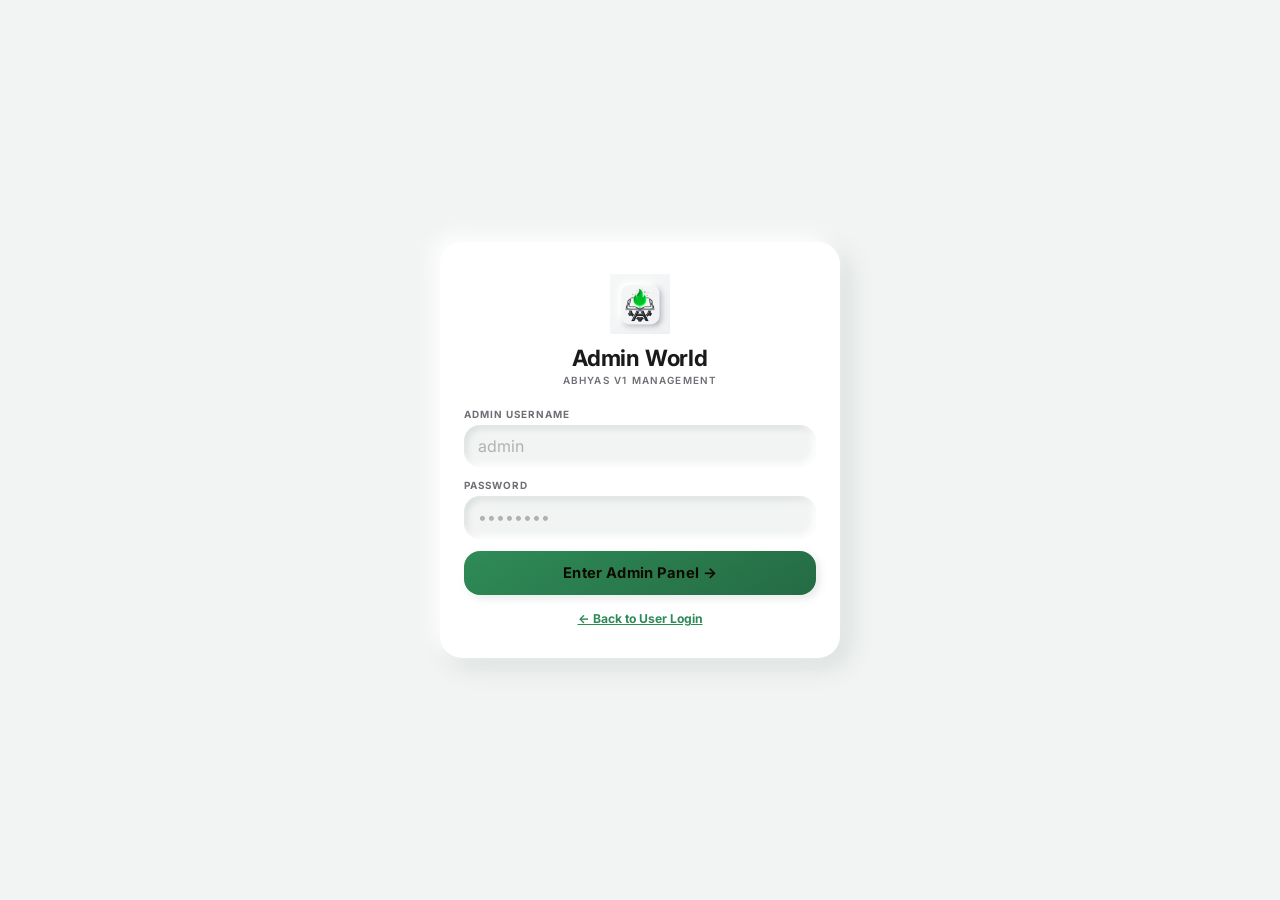
<file: admin.html>
<!DOCTYPE html>
<html lang="en">
<head>
<meta charset="UTF-8">
<!-- v1.04 — maximum-scale=1 removed. Blocking pinch-zoom fails WCAG
     1.4.4 and, on iOS Safari, doesn't stop the auto-zoom-on-focus it
     was usually added to prevent — that's a font-size issue and it's
     already handled in design-system.css. -->
<meta name="viewport" content="width=device-width,initial-scale=1">
<meta name="theme-color" content="#F2F4F3">
<script>if(window.top!==window.self){window.top.location=window.self.location;}</script>
<title>Abhyas — Admin</title>
<link href="https://fonts.googleapis.com/css2?family=Inter:wght@400;500;600;700;800&family=JetBrains+Mono:wght@400;500;700&display=swap" rel="stylesheet">
<link rel="stylesheet" href="vendor/phosphor/phosphor-regular.css">
<link rel="stylesheet" href="design-system.css">
<link rel="icon" type="image/png" href="favicon.png">
<style>
:root{
  --c0:#F2F4F3;--c1:#EBEEEC;--c2:#FFFFFF;--c3:#FFFFFF;--c4:#E4EFE8;--c5:#E7EAE8;
  --b0:rgba(26,26,26,.035);--b1:#E7EAE8;--b2:rgba(26,26,26,.11);
  --amb:#2E8B57;--amb2:#256B44;--amb-glow:rgba(46,139,87,.20);--teal:#2E8B57;--deep:#4A6A55;
  --vio:#5B4B8A;--vio2:#473A6B;--vio-glow:rgba(91,75,138,.22);
  --sky:#2B6CB0;--sky-glow:rgba(43,108,176,.20);
  --grn:#2E7D4F;--grn-glow:rgba(46,125,79,.20);
  --ros:#C1433C;--ros-glow:rgba(193,67,60,.20);
  --amb-rgb:46,139,87;--grn-rgb:46,125,79;--ros-rgb:193,67,60;
  --ok:var(--grn);--ok-bg:rgba(46,125,79,.09);--ok-bd:rgba(46,125,79,.28);
  --bad:var(--ros);--bad-bg:rgba(193,67,60,.08);--bad-bd:rgba(193,67,60,.26);
  --warn:var(--amb);--warn-bg:rgba(46,139,87,.09);--warn-bd:rgba(46,139,87,.26);
  --on-accent:#0F0A00;
  --t1:var(--c-text);--t2:var(--c-text-soft);--t3:var(--c-text-faint);
  --ff:'Inter',system-ui,sans-serif;--fd:'Inter',system-ui,sans-serif;--fm:'JetBrains Mono',monospace;
  --r1:12px;--r2:16px;--r3:20px;--r4:22px;
  --ne-light:#FFFFFF;--ne-dark:rgba(74,106,85,.16);
  --ne-sm:-3px -3px 8px var(--ne-light),3px 3px 8px var(--ne-dark);
  --ne-md:-5px -5px 14px var(--ne-light),6px 6px 16px var(--ne-dark);
  --ne-lg:-7px -7px 20px var(--ne-light),9px 9px 26px var(--ne-dark);
  --ne-in-sm:inset -3px -3px 7px var(--ne-light),inset 3px 3px 7px var(--ne-dark);
  --ne-in-md:inset -4px -4px 10px var(--ne-light),inset 4px 4px 10px var(--ne-dark);
  --ease:.15s cubic-bezier(.4,0,.2,1);--spring:.22s cubic-bezier(.34,1.56,.64,1);--eout:.2s cubic-bezier(0,0,.2,1)
}
*,*::before,*::after{margin:0;padding:0;box-sizing:border-box;-webkit-tap-highlight-color:transparent}
html{height:100%}
body{font-family:var(--ff);background:var(--c0);color:var(--t1);min-height:100vh;overflow-x:hidden;-webkit-font-smoothing:antialiased}
::-webkit-scrollbar{width:4px;height:4px}::-webkit-scrollbar-track{background:transparent}::-webkit-scrollbar-thumb{background:var(--b2);border-radius:4px}
::selection{background:rgba(54,139,79,.22);color:var(--t1)}

/* v1.04 — shared focus ring, matching the rule in design-system.css
   but scoped to admin.html's elements so it isn't accidentally
   overridden by any of this file's own outline:none rules below. */
:focus-visible{outline:2px solid var(--amb);outline-offset:2px;border-radius:4px}

/* LOGIN GATE */
#gate{position:fixed;inset:0;z-index:9999;display:flex;align-items:center;justify-content:center;background:var(--c0);flex-direction:column}
.gate-card{width:100%;max-width:400px;margin:1rem;background:var(--c2);border-radius:var(--r4);padding:2rem 1.5rem;box-shadow:var(--ne-lg);animation:enter .4s var(--spring)}
@keyframes enter{from{opacity:0;transform:translateY(20px) scale(.96)}to{opacity:1;transform:none}}
.gate-logo{text-align:center;margin-bottom:1.4rem}
.gate-logo .icon{width:60px;height:60px;margin:0 auto .6rem;display:flex;align-items:center;justify-content:center}
.gate-logo .icon img{width:100%;height:100%;object-fit:contain;display:block}
.gate-logo h1{font-family:var(--fd);font-size:1.4rem;font-weight:700;color:var(--t1);letter-spacing:-.2px}
.gate-logo p{font-size:.62rem;color:var(--t3);margin-top:.2rem;font-weight:600;text-transform:uppercase;letter-spacing:1.2px}
.fld{margin-bottom:.75rem}
.fld label{display:block;font-size:.62rem;font-weight:700;text-transform:uppercase;letter-spacing:1px;color:var(--t3);margin-bottom:.3rem}
.fld input{width:100%;background:var(--c0);border:none;border-radius:var(--r2);padding:.7rem .85rem;color:var(--t1);font-size:.88rem;font-family:var(--ff);outline:none;transition:box-shadow var(--ease);box-shadow:var(--ne-in-sm)}
.fld input:focus{box-shadow:var(--ne-in-sm),0 0 0 3px rgba(46,139,87,.16)}
.fld input::placeholder{color:var(--t3);opacity:.5}
.btn{width:100%;padding:.82rem;background:linear-gradient(150deg,var(--amb),var(--amb2));border:none;border-radius:var(--r2);color:var(--on-accent);font-size:.92rem;font-weight:700;font-family:var(--fd);cursor:pointer;transition:all var(--ease);box-shadow:var(--ne-sm);letter-spacing:.3px}
.btn:hover:not(:disabled){box-shadow:var(--ne-md)}
.btn:active:not(:disabled),.btn-s:active:not(:disabled),.tb-btn:active,.sb-item:active{transform:scale(.97)}
.btn:disabled{opacity:.5;cursor:not-allowed}
.spin{display:inline-block;width:13px;height:13px;border:2px solid rgba(0,0,0,.25);border-top-color:#000;border-radius:50%;animation:spin .65s linear infinite;vertical-align:middle;margin-right:.4rem}
@keyframes spin{to{transform:rotate(360deg)}}
.err{background:rgba(193,67,60,.1);border:1px solid rgba(193,67,60,.3);border-radius:8px;padding:.5rem .85rem;color:var(--ros);font-size:.76rem;margin-bottom:.8rem;display:none;align-items:center;gap:.4rem}
.err.show{display:flex}
.link-row{text-align:center;margin-top:1rem;font-size:.76rem;color:var(--t3)}
.link-row a{color:var(--amb);cursor:pointer;text-decoration:underline;font-weight:700}

/* ADMIN APP */
#app{display:none;flex-direction:column;min-height:100vh}
#app.on{display:flex}

/* TOPBAR */
#tb{height:56px;background:rgba(250,250,250,.9);backdrop-filter:blur(20px) saturate(1.3);border-bottom:1px solid var(--b1);display:flex;align-items:center;justify-content:space-between;padding:0 1rem;position:sticky;top:0;z-index:500;flex-shrink:0}
.tb-brand{display:flex;align-items:center;gap:.55rem;font-family:var(--fd);font-size:.95rem;font-weight:700;color:var(--t1);cursor:pointer}
.tb-brand .mark{width:32px;height:32px;display:flex;align-items:center;justify-content:center}
.tb-brand .mark img{width:100%;height:100%;object-fit:contain;display:block}
.tb-r{display:flex;align-items:center;gap:.3rem}
.tb-btn{background:var(--b0);border:1px solid var(--b1);color:var(--t2);border-radius:var(--r1);padding:.28rem .55rem;font-size:.68rem;font-weight:600;cursor:pointer;font-family:var(--ff);display:flex;align-items:center;gap:.22rem;transition:all var(--ease);white-space:nowrap;height:32px}
.tb-btn:hover{background:var(--b1);color:var(--t1);border-color:var(--b2)}
.tb-btn.danger{color:var(--ros);border-color:var(--bad-bd)}.tb-btn.danger:hover{background:var(--bad-bg)}
#menu-btn{display:none}
@media(max-width:900px){#menu-btn{display:flex !important}}

/* LAYOUT */
#layout{display:flex;flex:1;min-height:0;overflow:hidden}
#sb{width:220px;flex-shrink:0;background:var(--c0);border-right:1px solid var(--b1);overflow-y:auto;padding:.8rem .55rem;transition:transform var(--eout);display:flex;flex-direction:column}
@media(max-width:900px){
  #sb{position:fixed;left:0;top:56px;bottom:0;z-index:400;transform:translateX(-110%);width:240px}
  #sb.open{transform:translateX(0);box-shadow:0 16px 44px rgba(17,19,21,.12)}
}
#ov{display:none;position:fixed;inset:0;z-index:399;background:rgba(0,0,0,.55);backdrop-filter:blur(4px)}
#ov.show{display:block}
.sb-close{display:none;align-items:center;justify-content:center;width:40px;height:40px;margin:0 0 .5rem auto;background:var(--b0);border:1px solid var(--b1);border-radius:var(--r1);color:var(--t2);font-size:.85rem;cursor:pointer}
@media(max-width:900px){.sb-close{display:flex}}
.sb-item{display:flex;align-items:center;gap:.55rem;padding:.4rem .5rem;border-radius:var(--r1);font-size:.78rem;font-weight:500;color:var(--t2);cursor:pointer;transition:all var(--ease);margin-bottom:.3rem;border:1px solid transparent}
.sb-item:hover{background:var(--c2);color:var(--t1);box-shadow:var(--ne-sm)}
.sb-item.active{background:var(--c2);color:var(--amb);font-weight:600;box-shadow:var(--ne-in-sm)}
.sb-item.active .sb-ic{background:var(--c4);color:var(--amb)}
.sb-ic{width:26px;height:26px;border-radius:var(--r1);background:var(--c2);display:flex;align-items:center;justify-content:center;font-size:.8rem;flex-shrink:0;box-shadow:var(--ne-sm);transition:all var(--ease)}
.sb-lbl{font-size:.55rem;font-weight:700;text-transform:uppercase;letter-spacing:1.4px;color:var(--t3);padding:.25rem .45rem .1rem;margin-bottom:.1rem}
.sb-div{height:1px;background:var(--b1);margin:.3rem .45rem}

#main{flex:1;overflow-y:auto;padding:1rem 1rem 1.5rem}
@media(max-width:900px){#main{padding:.8rem .7rem 1.2rem}}

.view{display:none}
.view.on{display:block;animation:vfade .16s var(--eout)}
@keyframes vfade{from{opacity:0;transform:translateY(6px)}to{opacity:1;transform:none}}

.pg-head{margin-bottom:1rem}
.ph h2{font-family:var(--fd);font-size:1.1rem;font-weight:700;letter-spacing:-.3px;display:flex;align-items:center;gap:.4rem}
.ph p{font-size:.74rem;color:var(--t2);margin-top:.15rem;line-height:1.5}

/* CARDS */
.card{background:var(--c2);border-radius:var(--r3);padding:1rem 1.05rem;box-shadow:var(--ne-sm);margin-bottom:.75rem}
.card-hd{display:flex;align-items:center;justify-content:space-between;margin-bottom:.75rem;padding-bottom:.55rem;border-bottom:1px solid var(--b1);flex-wrap:wrap;gap:.4rem}
.card-hd h3{font-family:var(--fd);font-size:.85rem;font-weight:600;display:flex;align-items:center;gap:.35rem}

/* STAT CARDS */
.stats-grid{display:grid;grid-template-columns:repeat(4,1fr);gap:.55rem;margin-bottom:.85rem}
@media(max-width:700px){.stats-grid{grid-template-columns:1fr 1fr}}
@media(max-width:400px){.stats-grid{grid-template-columns:1fr}}
.stat-card{background:var(--c2);border-radius:var(--r2);padding:1rem .7rem;text-align:center;position:relative;overflow:hidden;transition:transform var(--spring),box-shadow var(--ease);cursor:pointer;box-shadow:var(--ne-sm)}
.stat-card:hover{transform:translateY(-2px);box-shadow:var(--ne-md)}
.stat-card::after{content:'';position:absolute;top:0;left:0;right:0;height:3px;border-radius:var(--r2) var(--r2) 0 0}
.stat-card.c-vio::after{background:linear-gradient(90deg,var(--vio),var(--sky))}
.stat-card.c-sky::after{background:var(--sky)}
.stat-card.c-grn::after{background:var(--grn)}
.stat-card.c-amb::after{background:var(--amb)}
.stat-card.c-ros::after{background:var(--ros)}
.stat-card.c-teal::after{background:var(--teal)}
.stat-v{font-family:var(--fm);font-size:1.6rem;font-weight:700;line-height:1}
.stat-l{font-size:.58rem;font-weight:600;text-transform:uppercase;letter-spacing:.7px;color:var(--t3);margin-top:.2rem}

/* BUTTONS */
.btn-s{display:inline-flex;align-items:center;justify-content:center;gap:.25rem;padding:.38rem .75rem;border-radius:var(--r1);font-size:.74rem;font-weight:600;font-family:var(--ff);cursor:pointer;border:1.5px solid transparent;transition:all var(--ease);white-space:nowrap;user-select:none}
.btn-s:disabled{opacity:.42;cursor:not-allowed}
.btn-g{background:var(--ok-bg);color:var(--grn);border-color:var(--ok-bd)}
.btn-g:hover:not(:disabled){background:var(--grn);color:#fff;box-shadow:0 0 18px var(--grn-glow)}
.btn-r{background:var(--bad-bg);color:var(--ros);border-color:var(--bad-bd)}
.btn-r:hover:not(:disabled){background:var(--ros);color:#fff;box-shadow:0 0 18px var(--ros-glow)}
.btn-a{background:var(--warn-bg);color:var(--amb);border-color:var(--warn-bd)}
.btn-a:hover:not(:disabled){background:var(--amb);color:#000;box-shadow:0 0 18px var(--amb-glow)}
.btn-p{background:rgba(101,82,168,.11);color:var(--vio);border-color:rgba(101,82,168,.26)}
.btn-p:hover:not(:disabled){background:var(--vio);color:#fff;box-shadow:0 0 20px var(--vio-glow)}
.btn-c{background:rgba(43,108,176,.1);color:var(--sky);border-color:rgba(43,108,176,.25)}
.btn-c:hover:not(:disabled){background:var(--sky);color:#fff;box-shadow:0 0 20px var(--sky-glow)}
.btn-sm{padding:.26rem .55rem;font-size:.68rem}

/* TABLES */
.tbl-wrap{overflow-x:auto;border:1px solid var(--b1);border-radius:var(--r2);background:var(--c2)}
table{width:100%;border-collapse:collapse;font-size:.76rem}
th{background:var(--c1);color:var(--t3);font-weight:700;text-transform:uppercase;letter-spacing:.6px;font-size:.6rem;padding:.55rem .7rem;text-align:left;border-bottom:1px solid var(--b1)}
td{padding:.5rem .7rem;border-bottom:1px solid var(--b1);color:var(--t2);vertical-align:middle}
tr:hover td{background:var(--b0)}
tr:last-child td{border-bottom:none}
.mono{font-family:var(--fm);font-size:.72rem}
.badge{display:inline-flex;align-items:center;gap:.2rem;padding:.12rem .4rem;border-radius:20px;font-size:.6rem;font-weight:700;text-transform:uppercase;letter-spacing:.4px}
.badge-trial{background:rgba(43,108,176,.12);color:var(--sky);border:1px solid rgba(43,108,176,.25)}
.badge-active{background:rgba(46,125,79,.12);color:var(--grn);border:1px solid rgba(46,125,79,.3)}
.badge-expired{background:rgba(193,67,60,.12);color:var(--ros);border:1px solid rgba(193,67,60,.3)}
.ctag{font-size:.59rem;font-weight:700;text-transform:uppercase;letter-spacing:.7px;padding:.14rem .5rem;border-radius:20px;display:inline-flex;align-items:center;gap:.22rem}
.tg{background:rgba(var(--grn-rgb),.11);color:var(--grn)}.ta{background:rgba(var(--amb-rgb),.13);color:var(--amb)}.tr{background:rgba(var(--ros-rgb),.11);color:var(--ros)}
.badge-pending{background:rgba(54,139,79,.12);color:var(--amb);border:1px solid rgba(54,139,79,.3)}
.badge-verified{background:rgba(46,125,79,.12);color:var(--grn);border:1px solid rgba(46,125,79,.3)}
.badge-rejected{background:rgba(193,67,60,.12);color:var(--ros);border:1px solid rgba(193,67,60,.3)}

/* Search & Filter */
.toolbar{display:flex;gap:.4rem;flex-wrap:wrap;margin-bottom:.7rem;align-items:center}
.toolbar input,.toolbar select{background:var(--c1);border:1.5px solid var(--b1);border-radius:var(--r1);padding:.4rem .65rem;color:var(--t1);font-size:.76rem;font-family:var(--ff);outline:none}
.toolbar input:focus,.toolbar select:focus{border-color:var(--amb);box-shadow:0 0 0 3px rgba(54,139,79,.12)}
.toolbar input{flex:1;min-width:180px}
.toolbar .divider{width:1px;align-self:stretch;background:var(--b1);margin:0 .1rem}
.toolbar label.inline{display:flex;align-items:center;gap:.3rem;font-size:.68rem;color:var(--t3);font-weight:600;white-space:nowrap}
.toolbar label.inline input[type=number],.toolbar label.inline input[type=date]{width:auto;min-width:0;padding:.35rem .5rem}

/* Settings Form */
.sf{margin-bottom:.65rem}
.sf label{display:block;font-size:.62rem;font-weight:700;text-transform:uppercase;letter-spacing:1px;color:var(--t3);margin-bottom:.28rem}
.sf input,.sf textarea,.sf select{width:100%;background:var(--c1);border:1.5px solid var(--b1);border-radius:var(--r1);padding:.55rem .75rem;color:var(--t1);font-size:.8rem;font-family:var(--ff);outline:none;transition:border-color var(--ease),box-shadow var(--ease)}
.sf input:focus,.sf textarea:focus,.sf select:focus{border-color:var(--amb);box-shadow:0 0 0 3px rgba(54,139,79,.12)}
.sf textarea{resize:vertical;min-height:80px}
.sf .hint{font-size:.68rem;color:var(--t3);margin-top:.25rem}
.file-up{position:relative;display:flex;align-items:center;gap:.6rem;background:var(--c1);border:1.5px dashed var(--b2);border-radius:var(--r1);padding:.6rem .75rem;cursor:pointer;transition:border-color var(--ease),background var(--ease)}
.file-up:hover{border-color:var(--amb)}
.file-up input[type=file]{position:absolute;inset:0;opacity:0;cursor:pointer;width:100%;height:100%}
.file-up .file-up-btn{flex-shrink:0;display:inline-flex;align-items:center;gap:.3rem;background:var(--c2);border:1px solid var(--b1);border-radius:7px;padding:.3rem .6rem;font-size:.7rem;font-weight:700;color:var(--t2)}
.file-up .file-up-name{font-size:.75rem;color:var(--t3);overflow:hidden;text-overflow:ellipsis;white-space:nowrap}

/* Modal */
.mbg{position:fixed;inset:0;z-index:10001;background:rgba(0,0,0,.72);backdrop-filter:blur(10px);display:none;align-items:center;justify-content:center;padding:1rem}
.mbg.show{display:flex}
.mbox{background:var(--c2);border:1px solid var(--b2);border-radius:var(--r4);width:100%;max-width:480px;max-height:88vh;overflow-y:auto;box-shadow:0 16px 44px rgba(17,19,21,.12);animation:mfade .16s var(--spring)}
.mbox.wide{max-width:640px}
@keyframes mfade{from{opacity:0;transform:scale(.93) translateY(8px)}to{opacity:1;transform:none}}
.mhd{display:flex;align-items:center;justify-content:space-between;padding:.85rem 1rem .55rem;border-bottom:1px solid var(--b1)}
.mhd h3{font-family:var(--fd);font-size:.88rem;font-weight:700}
.mcl{background:var(--b0);border:1px solid var(--b1);border-radius:var(--r1);width:40px;height:40px;display:flex;align-items:center;justify-content:center;cursor:pointer;color:var(--t2);font-size:.9rem;transition:all var(--ease)}
.mcl:hover{background:var(--bad-bg);color:var(--ros);border-color:var(--bad-bd)}
.mbody{padding:.85rem 1rem}

/* Toasts */
#toasts{position:fixed;bottom:1.5rem;left:50%;transform:translateX(-50%);z-index:10002;display:flex;flex-direction:column;align-items:center;gap:.3rem;pointer-events:none;width:calc(100vw - 2rem);max-width:340px}
.toast{background:var(--t1);border:1px solid var(--t1);border-radius:var(--r2);padding:.55rem 1rem;font-size:.78rem;font-weight:600;color:#fff;box-shadow:0 16px 40px rgba(17,19,21,.16);animation:tin .18s var(--spring);pointer-events:auto;max-width:100%;text-align:center}
.toast.out{animation:tout .2s ease forwards}
@keyframes tin{from{opacity:0;transform:translateY(10px) scale(.92)}to{opacity:1;transform:none}}
@keyframes tout{from{opacity:1}to{opacity:0;transform:translateY(-6px)}}

.empty{text-align:center;padding:2rem 1rem;color:var(--t3)}.empty-i{font-size:2rem;margin-bottom:.4rem;display:flex;align-items:center;justify-content:center}

hr{border:none;border-top:1px solid var(--b1);margin:.6rem 0}

/* Pagination */
.pg{display:flex;align-items:center;justify-content:center;gap:.3rem;margin-top:.7rem}
.pg button{background:var(--b0);border:1px solid var(--b1);color:var(--t2);border-radius:var(--r1);padding:.3rem .55rem;font-size:.72rem;font-weight:600;cursor:pointer;transition:all var(--ease);min-width:28px}
.pg button:hover:not(:disabled){background:var(--b1);color:var(--t1)}
.pg button:disabled{opacity:.4;cursor:not-allowed}
.pg button.on{background:var(--amb);color:#000;border-color:var(--amb)}
.pg-info{font-size:.68rem;color:var(--t3);margin-left:.5rem}

/* v1.04 — truncation banner. Shown above a list when the server
   returned a capped response (see MAX_LIST_* in CODE.gs). Without it,
   the admin sees "3000 users" and has no idea there are more. */
.trunc-warn{display:flex;align-items:center;gap:.5rem;background:var(--warn-bg);border:1px solid var(--warn-bd);color:var(--amb);border-radius:var(--r1);padding:.5rem .75rem;margin-bottom:.6rem;font-size:.72rem;font-weight:600}

/* Loading overlay */
.ld-overlay{position:fixed;inset:0;z-index:8000;background:rgba(17,19,21,.45);backdrop-filter:blur(2px);display:none;align-items:center;justify-content:center;flex-direction:column;gap:.6rem}
.ld-overlay.show{display:flex}
.ld-spin{width:32px;height:32px;border:3px solid rgba(54,139,79,.2);border-top-color:var(--amb);border-radius:50%;animation:spin .8s linear infinite}
.ld-text{font-size:.78rem;color:var(--t2);font-weight:600}

/* Detail grid */
.dgrid{display:grid;grid-template-columns:1fr 1fr;gap:.5rem}
@media(max-width:500px){.dgrid{grid-template-columns:1fr}}
.ditem{padding:.5rem .6rem;background:var(--b0);border-radius:var(--r1);border:1px solid var(--b1)}
.ditem label{display:block;font-size:.58rem;color:var(--t3);text-transform:uppercase;letter-spacing:.8px;margin-bottom:.15rem;font-weight:700}
.ditem val{display:block;font-size:.78rem;color:var(--t1);font-weight:600;word-break:break-word}

/* Checkbox */
.chk{width:16px;height:16px;accent-color:var(--amb);cursor:pointer}

/* Bulk bar */
.bulk-bar{display:none;align-items:center;gap:.5rem;padding:.5rem .7rem;background:linear-gradient(90deg,rgba(54,139,79,.1),rgba(54,139,79,.05));border:1px solid rgba(54,139,79,.2);border-radius:var(--r1);margin-bottom:.6rem;font-size:.74rem}
.bulk-bar.show{display:flex}

/* Activity log */
.log-item{padding:.5rem .6rem;border-bottom:1px solid var(--b1);font-size:.74rem}
.log-item:last-child{border-bottom:none}
.log-time{font-size:.62rem;color:var(--t3);font-family:var(--fm)}
.log-action{color:var(--amb);font-weight:600}

/* Missed-questions result cards */
.miss-card{background:var(--b0);border:1px solid var(--b1);border-radius:8px;padding:.6rem .7rem}
.miss-tags{display:flex;flex-wrap:wrap;gap:.25rem;margin-top:.35rem}
.miss-meta{font-size:.62rem;color:var(--t3);margin-top:.3rem;display:flex;flex-wrap:wrap;gap:.5rem}

/* Import (device progress) module */
.import-drop{position:relative;display:flex;flex-direction:column;align-items:center;justify-content:center;gap:.3rem;background:var(--c1);border:1.5px dashed var(--b2);border-radius:var(--r1);padding:1.2rem .75rem;cursor:pointer;transition:border-color var(--ease)}
.import-drop:hover{border-color:var(--amb)}
.import-drop input[type=file]{position:absolute;inset:0;opacity:0;cursor:pointer}
.import-drop .ii{font-size:1.4rem;color:var(--t3)}
.import-result{background:var(--b0);border:1px solid var(--b1);border-radius:8px;padding:.6rem .7rem;margin-top:.6rem;font-size:.78rem}
.import-errs{max-height:180px;overflow-y:auto;margin-top:.4rem;font-size:.7rem;font-family:var(--fm);background:var(--c1);border-radius:6px;padding:.4rem .5rem}
.import-errs div{padding:.15rem 0;border-bottom:1px dashed var(--b1)}
.import-errs div:last-child{border-bottom:none}

/* Data Maintenance */
.maint-row{display:flex;align-items:flex-end;gap:.5rem;flex-wrap:wrap;padding:.6rem .7rem;background:var(--b0);border:1px solid var(--b1);border-radius:8px;margin-bottom:.5rem}
.maint-row .maint-info{flex:1;min-width:180px}
.maint-row .maint-title{font-size:.78rem;font-weight:600;color:var(--t1);margin-bottom:.15rem}
.maint-row .maint-desc{font-size:.68rem;color:var(--t3);line-height:1.4}
.maint-row .maint-input{display:flex;flex-direction:column;gap:.15rem}
.maint-row .maint-input label{font-size:.55rem;font-weight:700;text-transform:uppercase;letter-spacing:.7px;color:var(--t3)}
.maint-row .maint-input input{background:var(--c1);border:1.5px solid var(--b1);border-radius:var(--r1);padding:.4rem .55rem;color:var(--t1);font-size:.78rem;font-family:var(--fm);outline:none;width:100px}
@media(max-width:520px){
  .maint-row{flex-direction:column;align-items:stretch}
  .maint-row .maint-input{flex-direction:row;align-items:center;justify-content:space-between}
  .maint-row .maint-input input{width:120px}
  .maint-row button{width:100%}
}

/* Weekly Set results modal — histogram bars, per-question rows */
.ws-bar-row{display:grid;grid-template-columns:56px 1fr 44px;gap:.4rem;align-items:center;font-size:.72rem;margin-bottom:.15rem}
.ws-bar-track{height:6px;background:var(--b0);border-radius:4px;overflow:hidden}
.ws-bar-fill{height:100%;border-radius:4px;background:var(--amb)}

@media(max-width:600px){
  .gate-card{padding:1.5rem 1.1rem;margin:.8rem}
  .stats-grid{grid-template-columns:1fr 1fr}
  .toolbar input{min-width:100px}
}
</style>
<!-- ═══════════════════════════════════════════════════════════════
     v1.04 changelog (admin.html):
       - Weekly Set RESULTS: new "Results" button per set opens a modal
         with aggregated attempts, distribution histogram, per-question
         hardness, and recent submissions. Reuses the preview modal.
       - Bulk-select Set now clears whenever the filter or search
         changes. Previously: filter to All → select 200 → narrow to
         Trial → bulk action still applied to all 200, silently.
       - Admin session expiry checked before every request, and any
         "Admin auth failed" response triggers auto-logout with a
         clear toast — no more broken tab pretending to still work.
       - Auto-refresh scoped to the currently-visible view. Previously
         refreshed all 8 endpoints every minute regardless of tab.
       - Truncation banners on Users/Payments/Weekly Sets/Q-Reports when
         the server returned a capped list (see MAX_LIST_* in CODE.gs).
       - maximum-scale=1 removed from the viewport.
       - aria-modal="true" on every modal container.
       - escAttrJs now used inside aria-labels that interpolate usernames.
     ═══════════════════════════════════════════════════════════════ -->
<base target="_blank">
</head>
<body>

<!-- LOGIN GATE -->
<div id="gate">
  <div class="gate-card">
    <div class="gate-logo">
      <div class="icon"><img src="icon-192.png" alt="Abhyas"></div>
      <h1>Admin World</h1>
      <p>Abhyas V1 Management</p>
    </div>
    <div class="err" id="err" role="alert" aria-live="assertive"></div>
    <div class="fld"><label for="ad-user">Admin Username</label><input type="text" id="ad-user" placeholder="admin" autocomplete="username" autocapitalize="none"></div>
    <div class="fld"><label for="ad-pass">Password</label><input type="password" id="ad-pass" placeholder="••••••••" autocomplete="current-password"></div>
    <button class="btn" id="btn-login" onclick="ADMIN.login()">Enter Admin Panel →</button>
    <div class="link-row"><a onclick="ADMIN._leaveAdminMode()">← Back to User Login</a></div>
  </div>
</div>

<!-- LOADING OVERLAY -->
<div class="ld-overlay" id="ld-overlay">
  <div class="ld-spin"></div>
  <div class="ld-text" id="ld-text">Loading…</div>
</div>

<!-- ADMIN APP -->
<div id="app">
  <!-- TOPBAR -->
  <div id="tb">
    <div style="display:flex;align-items:center;gap:.5rem">
      <button class="tb-btn" id="menu-btn" onclick="UI.sidebarOpen()" title="Menu" aria-label="Open menu"><i class="ph ph-list"></i></button>
      <div class="tb-brand" onclick="UI.nav('dashboard')">
        <div class="mark"><img src="icon-192.png" alt="Abhyas"></div>
        <span style="font-family:var(--fd);font-size:.9rem;font-weight:700">Admin World</span>
      </div>
    </div>
    <div class="tb-r">
      <div style="font-size:.68rem;color:var(--t3);font-weight:600;margin-right:.4rem" id="admin-name">admin</div>
      <span id="backend-version" style="font-size:.6rem;color:var(--t3);font-family:var(--fm);margin-right:.3rem;opacity:.7" title="Deployed backend version"></span>
      <button class="tb-btn" onclick="ADMIN.refresh()" title="Refresh" aria-label="Refresh"><i class="ph ph-arrow-clockwise"></i></button>
      <button class="tb-btn" onclick="UI.nav('logs')" title="Activity Logs" aria-label="Activity logs"><i class="ph ph-clipboard-text"></i></button>
      <button class="tb-btn danger" onclick="ADMIN.logout()" title="Logout">⏻</button>
    </div>
  </div>

  <div id="layout">
    <div id="ov" onclick="UI.sidebarClose()"></div>
    <div id="sb">
      <button class="sb-close" onclick="UI.sidebarClose()" aria-label="Close menu"><i class="ph ph-x"></i></button>
      <div class="sb-lbl">Menu</div>
      <div class="sb-item active" id="nav-dashboard" onclick="UI.nav('dashboard')"><div class="sb-ic"><i class="ph ph-chart-bar"></i></div>Dashboard</div>
      <div class="sb-item" id="nav-users" onclick="UI.nav('users')"><div class="sb-ic"><i class="ph ph-user"></i></div>Users</div>
      <div class="sb-item" id="nav-payments" onclick="UI.nav('payments')"><div class="sb-ic"><i class="ph ph-credit-card"></i></div>Payments</div>
      <div class="sb-item" id="nav-weeklysets" onclick="UI.nav('weeklysets')"><div class="sb-ic"><i class="ph ph-calendar-check"></i></div>Weekly Sets</div>
      <div class="sb-item" id="nav-qreports" onclick="UI.nav('qreports')"><div class="sb-ic"><i class="ph ph-warning-circle"></i></div>Question Reports</div>
      <div class="sb-item" id="nav-logs" onclick="UI.nav('logs')"><div class="sb-ic"><i class="ph ph-clipboard-text"></i></div>Activity Logs</div>
      <div class="sb-item" id="nav-settings" onclick="UI.nav('settings')"><div class="sb-ic"><i class="ph ph-gear"></i></div>Settings</div>
      <div class="sb-div"></div>
      <div class="sb-item" onclick="ADMIN._leaveAdminMode()"><div class="sb-ic"><i class="ph ph-house"></i></div>User Portal</div>
      <div style="text-align:center;font-size:.62rem;color:var(--t3);opacity:.6;padding:.6rem 0 .2rem">Abhyas V1</div>
    </div>

    <div id="main">
      <!-- DASHBOARD -->
      <div class="view on" id="view-dashboard">
        <div class="pg-head"><h2><i class="ph ph-chart-bar"></i> Dashboard</h2><p>Overview of your study platform</p></div>
        <div class="stats-grid" id="dash-stats">
          <div class="stat-card c-vio" onclick="UI.nav('users')"><div class="stat-v" id="st-users">0</div><div class="stat-l">Total Users</div></div>
          <div class="stat-card c-sky" onclick="USERS.filterBy('trial')"><div class="stat-v" id="st-trial">0</div><div class="stat-l">Trial Users</div></div>
          <div class="stat-card c-grn" onclick="USERS.filterBy('active')"><div class="stat-v" id="st-active">0</div><div class="stat-l">Active / Paid</div></div>
          <div class="stat-card c-ros" onclick="USERS.filterBy('expired')"><div class="stat-v" id="st-expired">0</div><div class="stat-l">Expired</div></div>
          <div class="stat-card c-amb" onclick="USERS.filterBy('payment_pending')"><div class="stat-v" id="st-pending">0</div><div class="stat-l">Pending Pay</div></div>
          <div class="stat-card c-teal" onclick="UI.nav('payments')"><div class="stat-v" id="st-payments">0</div><div class="stat-l">Total Payments</div></div>
          <div class="stat-card c-grn" onclick="PAYMENTS.filterBy('verified')"><div class="stat-v" id="st-verified">0</div><div class="stat-l">Verified</div></div>
          <div class="stat-card c-ros" onclick="PAYMENTS.filterBy('rejected')"><div class="stat-v" id="st-rejected">0</div><div class="stat-l">Rejected</div></div>
        </div>
        <div class="card">
          <div class="card-hd"><h3><i class="ph ph-lightning"></i> Quick Actions</h3></div>
          <div style="display:flex;gap:.4rem;flex-wrap:wrap">
            <button class="btn-s btn-g" onclick="UI.nav('users')"><i class="ph ph-user"></i> Manage Users</button>
            <button class="btn-s btn-a" onclick="UI.nav('payments')"><i class="ph ph-credit-card"></i> Review Payments</button>
            <button class="btn-s btn-p" onclick="UI.nav('settings')"><i class="ph ph-gear"></i> Edit Settings</button>
            <button class="btn-s btn-c" onclick="ADMIN.exportUsers()"><i class="ph ph-download-simple"></i> Export Users CSV</button>
            <button class="btn-s btn-c" onclick="ADMIN.exportPayments()"><i class="ph ph-download-simple"></i> Export Payments CSV</button>
            <button class="btn-s btn-r" onclick="ADMIN.changePassword()"><i class="ph ph-lock-key"></i> Change Password</button>
          </div>
        </div>

        <div class="card" id="card-expiring">
          <div class="card-hd">
            <h3><i class="ph ph-hourglass-medium"></i> Trials Ending Soon</h3>
            <div style="display:flex;gap:.3rem;align-items:center">
              <select id="exp-hours" onchange="EXPIRING.load()" aria-label="Trial expiry window" style="font-size:.7rem;padding:.3rem .45rem;background:var(--c1);border:1px solid var(--b1);border-radius:6px;color:var(--t1);font-family:var(--ff)">
                <option value="6">Next 6h</option>
                <option value="24" selected>Next 24h</option>
                <option value="72">Next 3 days</option>
                <option value="168">Next 7 days</option>
              </select>
              <button class="btn-s btn-c btn-sm" onclick="EXPIRING.load()" aria-label="Refresh expiring trials"><i class="ph ph-arrow-clockwise"></i></button>
            </div>
          </div>
          <div id="expiring-list"><p style="font-size:.78rem;opacity:.6">Loading…</p></div>
        </div>

        <div class="card">
          <div class="card-hd">
            <h3><i class="ph ph-target"></i> Most Missed Questions</h3>
            <button class="btn-s btn-c btn-sm" onclick="MISSED.load()"><i class="ph ph-arrow-clockwise"></i> Load</button>
          </div>
          <p style="font-size:.72rem;opacity:.65;margin-bottom:.6rem">Based on students' recent quiz activity (rolling window, not full history) — the questions most worth reviewing for clarity or correctness. Level/Chapter/Book/Subtopic filters only narrow results for attempts whose data actually carries that metadata; the wrong-rate ranking itself always works.</p>
          <div class="toolbar" id="missed-toolbar">
            <select id="miss-level" aria-label="Filter by level"><option value="">All Levels</option></select>
            <select id="miss-chapter" aria-label="Filter by chapter"><option value="">All Chapters</option></select>
            <label class="inline">From <input type="date" id="miss-from"></label>
            <label class="inline">To <input type="date" id="miss-to"></label>
            <label class="inline">Min attempts <input type="number" id="miss-min" value="3" min="1" style="width:4rem"></label>
            <select id="miss-limit" aria-label="Result limit">
              <option value="20">Top 20</option>
              <option value="50">Top 50</option>
              <option value="100">Top 100</option>
            </select>
            <button class="btn-s btn-g btn-sm" onclick="MISSED.load()"><i class="ph ph-funnel"></i> Apply</button>
            <button class="btn-s btn-sm" style="background:var(--b0);border:1px solid var(--b1);color:var(--t2)" onclick="MISSED.clearFilters()">Clear</button>
            <button class="btn-s btn-c btn-sm" onclick="MISSED.exportCSV()"><i class="ph ph-download-simple"></i> CSV</button>
          </div>
          <div id="missed-list" style="display:flex;flex-direction:column;gap:.5rem"><p style="font-size:.8rem;opacity:.6">Click Load to fetch — this aggregates data across every student, so it's not auto-refreshed with the rest of the dashboard.</p></div>
        </div>
      </div>

      <!-- USERS -->
      <div class="view" id="view-users">
        <div class="pg-head"><h2><i class="ph ph-user"></i> Users</h2><p>Manage all registered accounts</p></div>
        <div class="toolbar">
          <input type="text" id="u-search" placeholder="Search username, name, email…" oninput="USERS.debouncedFilter()">
          <select id="u-filter" onchange="USERS.filter()" aria-label="Filter users">
            <option value="all">All Status</option>
            <option value="trial">Trial</option>
            <option value="active">Active</option>
            <option value="expired">Expired</option>
            <option value="payment_pending">Pending Pay</option>
            <option value="rejected">Rejected</option>
          </select>
          <button class="btn-s btn-c" onclick="ADMIN.exportUsers()"><i class="ph ph-download-simple"></i> CSV</button>
        </div>
        <div id="u-trunc"></div>
        <div class="bulk-bar" id="u-bulk">
          <span id="u-bulk-count">0 selected</span>
          <button class="btn-s btn-g btn-sm" onclick="USERS.bulkGrantAccess('permanent')"><i class="ph ph-check"></i> Grant Permanent</button>
          <button class="btn-s btn-a btn-sm" onclick="USERS.bulkGrantAccess('year')"><i class="ph ph-calendar"></i> Grant 1-Year</button>
          <button class="btn-s btn-r btn-sm" onclick="USERS.bulkDelete()"><i class="ph ph-trash"></i> Delete</button>
        </div>
        <div class="tbl-wrap"><table id="users-tbl"><thead><tr>
          <th><input type="checkbox" class="chk" id="u-chk-all" onchange="USERS.toggleAll()" aria-label="Select all users"></th>
          <th>User</th><th>Contact</th><th>Status</th><th>Created</th><th>Access</th><th style="text-align:right">Actions</th>
        </tr></thead><tbody id="users-body"><tr><td colspan="7" class="empty"><div class="empty-i"><i class="ph ph-tray"></i></div><p>No users found</p></td></tr></tbody></table></div>
        <div class="pg" id="u-pg"></div>
      </div>

      <!-- PAYMENTS -->
      <div class="view" id="view-payments">
        <div class="pg-head"><h2><i class="ph ph-credit-card"></i> Payments</h2><p>Verify or reject payment submissions</p></div>
        <div class="toolbar">
          <input type="text" id="p-search" placeholder="Search username, TXN ID…" oninput="PAYMENTS.debouncedFilter()">
          <select id="p-filter" onchange="PAYMENTS.filter()" aria-label="Filter payments">
            <option value="all">All Status</option>
            <option value="pending">Pending</option>
            <option value="verified">Verified</option>
            <option value="rejected">Rejected</option>
          </select>
          <button class="btn-s btn-c" onclick="ADMIN.exportPayments()"><i class="ph ph-download-simple"></i> CSV</button>
        </div>
        <div id="p-trunc"></div>
        <div class="bulk-bar" id="p-bulk">
          <span id="p-bulk-count">0 selected</span>
          <button class="btn-s btn-g btn-sm" onclick="PAYMENTS.bulkVerify()"><i class="ph ph-check"></i> Verify All</button>
          <button class="btn-s btn-r btn-sm" onclick="PAYMENTS.bulkReject()"><i class="ph ph-x"></i> Reject All</button>
          <button class="btn-s btn-sm" style="background:var(--b0);border:1px solid var(--b1);color:var(--t2)" onclick="PAYMENTS.clearSelection()">Clear</button>
        </div>
        <div class="tbl-wrap"><table id="payments-tbl"><thead><tr>
          <th><input type="checkbox" class="chk" id="p-chk-all" onchange="PAYMENTS.toggleAll()" aria-label="Select all payments"></th>
          <th>User</th><th>TXN ID</th><th>Amount</th><th>Status</th><th>Submitted</th><th style="text-align:right">Actions</th>
        </tr></thead><tbody id="payments-body"><tr><td colspan="7" class="empty"><div class="empty-i"><i class="ph ph-tray"></i></div><p>No payments found</p></td></tr></tbody></table></div>
        <div class="pg" id="p-pg"></div>
      </div>

      <!-- WEEKLY SETS -->
      <div class="view" id="view-weeklysets">
        <div class="pg-head"><h2><i class="ph ph-calendar-check"></i> Weekly Sets</h2><p>Upload a question set now, scheduled to unlock for students later — typically upload over the weekend, unlock the following Wednesday.</p></div>

        <div class="card">
          <div class="card-hd"><h3>Add Weekly Set</h3></div>
          <div class="sf"><label for="ws-title">Title</label><input type="text" id="ws-title" placeholder="e.g. Week 12 — Structural Analysis"></div>
          <div class="sf">
            <label for="ws-file">Question Bank File (.json)</label>
            <label class="file-up" for="ws-file">
              <input type="file" id="ws-file" accept="application/json,.json" onchange="WEEKLYSETS.onFilePicked()">
              <span class="file-up-btn"><i class="ph ph-upload-simple"></i> Choose File</span>
              <span class="file-up-name" id="ws-file-name">No file chosen</span>
            </label>
            <div id="ws-upload-status" style="font-size:.7rem;margin-top:.3rem;opacity:.7"></div>
          </div>
          <details style="margin:.2rem 0 .6rem">
            <summary style="font-size:.72rem;opacity:.7;cursor:pointer">Or paste an existing Drive fileId instead</summary>
            <div class="sf" style="margin-top:.4rem"><input type="text" id="ws-fileid" placeholder="Same fileId format as chapters-data.js"></div>
          </details>
          <div class="sf"><label for="ws-chapter">Chapter / Label (optional)</label><input type="text" id="ws-chapter" placeholder="e.g. Structural Engineering"></div>
          <div class="sf">
            <label for="ws-release">Release Date &amp; Time</label>
            <input type="datetime-local" id="ws-release">
            <button type="button" class="btn-s btn-c btn-sm" style="margin-top:.4rem" onclick="WEEKLYSETS.fillNextWednesday()"><i class="ph ph-calendar-plus"></i> Use next Wednesday, 8:00 AM</button>
          </div>
          <div style="display:flex;gap:.5rem;flex-wrap:wrap;margin-top:.7rem">
            <button type="button" class="btn-s btn-c" onclick="WEEKLYSETS.preview(document.getElementById('ws-fileid').value.trim(), document.getElementById('ws-title').value.trim())"><i class="ph ph-eye"></i> Preview before publishing</button>
            <button class="btn-s btn-g" onclick="WEEKLYSETS.create()"><i class="ph ph-plus"></i> Add Weekly Set</button>
          </div>
        </div>

        <div class="card">
          <div class="card-hd"><h3>Scheduled &amp; Live Sets</h3></div>
          <div id="ws-trunc"></div>
          <div id="weeklysets-list" style="display:flex;flex-direction:column;gap:.5rem"><p style="font-size:.8rem;opacity:.6">No weekly sets yet — add one above.</p></div>
        </div>
      </div>

      <!-- QUESTION REPORTS -->
      <div class="view" id="view-qreports">
        <div class="pg-head"><h2><i class="ph ph-warning-circle"></i> Question Reports</h2><p>Issues students have flagged with specific questions — separate from their personal bookmarks/flags.</p></div>
        <div class="card">
          <div class="card-hd">
            <h3>Reports</h3>
            <button class="btn-s btn-c btn-sm" onclick="QREPORTS.load()"><i class="ph ph-arrow-clockwise"></i> Refresh</button>
          </div>
          <div class="toolbar">
            <input type="text" id="qreports-search" placeholder="Search question text, reporter, note…" oninput="QREPORTS.debouncedFilter()">
            <select id="qreports-filter" onchange="QREPORTS.setFilter(this.value)" aria-label="Filter question reports">
              <option value="open">Open</option>
              <option value="resolved">Resolved</option>
              <option value="dismissed">Dismissed</option>
              <option value="all">All</option>
            </select>
            <select id="qreports-chapter-filter" onchange="QREPORTS.setChapterFilter(this.value)" aria-label="Filter question reports by chapter">
              <option value="all">All Chapters</option>
            </select>
            <select id="qreports-reason-filter" onchange="QREPORTS.setReasonFilter(this.value)" aria-label="Filter question reports by reason">
              <option value="all">All Reasons</option>
              <option value="wrong_answer">Wrong answer</option>
              <option value="unclear">Unclear wording</option>
              <option value="typo">Typo/formatting</option>
              <option value="other">Other</option>
            </select>
            <button class="btn-s btn-c" onclick="QREPORTS.exportCSV()"><i class="ph ph-download-simple"></i> CSV</button>
          </div>
          <div id="qr-trunc"></div>
          <div id="qreports-list" style="display:flex;flex-direction:column;gap:.5rem"><p style="font-size:.8rem;opacity:.6">Click Refresh to load reports.</p></div>
          <div class="pg" id="qr-pg"></div>
        </div>
      </div>

      <!-- ACTIVITY LOGS -->
      <div class="view" id="view-logs">
        <div class="pg-head"><h2><i class="ph ph-clipboard-text"></i> Activity Logs</h2><p>Track all admin actions</p></div>
        <div class="toolbar">
          <input type="text" id="l-search" placeholder="Search action, admin, target…" oninput="LOGS.filter()">
          <select id="l-filter" onchange="LOGS.filter()" aria-label="Filter activity logs">
            <option value="all">All Actions</option>
            <option value="verify">Verified Payment</option>
            <option value="reject">Rejected Payment</option>
            <option value="delete_user">Deleted User</option>
            <option value="delete_payment">Deleted Payment</option>
            <option value="update_settings">Updated Settings</option>
            <option value="login">Login</option>
            <option value="import">Progress Import</option>
            <option value="clear progress backups">Clear Backups</option>
            <option value="prune progress backups">Prune Backups</option>
            <option value="trim logs">Trim Logs</option>
            <option value="revoke screenshot sharing">Revoke Screenshot Sharing</option>
            <!-- v1.04 -->
            <option value="weekly set attempt">Weekly Set Attempts</option>
            <option value="weekly set unlock notification">Weekly Set Notifications</option>
          </select>
        </div>
        <div class="card" id="logs-card">
          <div class="empty" id="logs-empty"><div class="empty-i"><i class="ph ph-tray"></i></div><p>No activity logs</p></div>
          <div id="logs-list"></div>
        </div>
        <div class="pg" id="l-pg"></div>
      </div>

      <!-- SETTINGS -->
      <div class="view" id="view-settings">
        <div class="pg-head"><h2><i class="ph ph-gear"></i> Settings</h2><p>Configure payment, QR, and app info</p></div>
        <div class="card">
          <div class="card-hd"><h3>Payment Configuration</h3></div>
          <div class="sf"><label for="set-name">App Name</label><input type="text" id="set-name" placeholder="Abhyas"></div>
          <div class="sf">
            <label for="set-qr-file">Payment QR Code</label>
            <label class="file-up" for="set-qr-file">
              <input type="file" id="set-qr-file" accept="image/*" onchange="SETTINGS.onQrFile(event)">
              <span class="file-up-btn"><i class="ph ph-upload-simple"></i> Choose Image</span>
              <span class="file-up-name">Click to upload a QR code</span>
            </label>
            <div style="display:flex;align-items:center;gap:.6rem;margin-top:.5rem">
              <img id="set-qr-preview" alt="Payment QR code preview" style="display:none;width:90px;height:90px;object-fit:contain;border-radius:8px;border:1px solid var(--b1);background:#fff">
              <span id="set-qr-status" style="font-size:.85rem;opacity:.7">No QR uploaded yet</span>
            </div>
            <input type="hidden" id="set-qr">
          </div>
          <div class="sf"><label for="set-phone">Contact Phone</label><input type="text" id="set-phone" placeholder="9863200285"></div>
          <div class="sf"><label for="set-amount">Payment Amount (Rs)</label><input type="number" id="set-amount" placeholder="100" min="1"></div>
          <div class="sf"><label for="set-inst">Payment Instructions</label><textarea id="set-inst" placeholder="Instructions shown to users…"></textarea></div>
          <div class="sf"><label for="set-trial">Trial Hours</label><input type="number" id="set-trial" placeholder="24" min="1"></div>
          <hr>
          <div style="display:flex;gap:.4rem;flex-wrap:wrap">
            <button class="btn" style="width:auto;padding:.6rem 1.2rem" onclick="SETTINGS.save()"><i class="ph ph-floppy-disk"></i> Save Settings</button>
            <button class="btn-s btn-r" onclick="ADMIN.changePassword()"><i class="ph ph-lock-key"></i> Change My Password</button>
          </div>
        </div>

        <div class="card">
          <div class="card-hd"><h3>Admin Accounts</h3></div>
          <p style="font-size:.8rem;opacity:.7;margin:0 0 .8rem">Anyone with an admin login can create more admins here — useful for handing off review work without sharing one password.</p>
          <div id="admins-list" style="display:flex;flex-direction:column;gap:.4rem;margin-bottom:.8rem"></div>
          <hr>
          <div class="sf"><label for="adm-new-user">New Admin Username</label><input type="text" id="adm-new-user" placeholder="letters, numbers, . _ - only"></div>
          <div class="sf"><label for="adm-new-pass">New Admin Password</label><input type="password" id="adm-new-pass" placeholder="Min 6 characters"></div>
          <button class="btn-s btn-g" onclick="ADMINS.create()"><i class="ph ph-plus"></i> Add Admin</button>
        </div>

        <div class="card">
          <div class="card-hd"><h3><i class="ph ph-upload-simple"></i> Device Progress Import</h3></div>
          <p style="font-size:.8rem;opacity:.7;margin:0 0 .8rem">Import a student's exported study progress (from an offline device, a backup, or a support request) — always preview first to see exactly what would change before merging or replacing anything.</p>
          <div class="sf">
            <label for="imp-file">Export File (.json)</label>
            <div class="import-drop">
              <input type="file" id="imp-file" accept="application/json,.json" onchange="IMPORT.onFilePicked()">
              <span class="ii"><i class="ph ph-file-arrow-up"></i></span>
              <span style="font-size:.78rem;color:var(--t2)" id="imp-file-name">Drop or choose a .json export file</span>
            </div>
          </div>
          <div class="sf"><label for="imp-json">…or paste the JSON directly</label><textarea id="imp-json" placeholder='{"records":[{"username":"alice","data":{...}}]}' style="min-height:100px;font-family:var(--fm);font-size:.72rem"></textarea></div>
          <div class="sf">
            <label for="imp-mode">Mode</label>
            <select id="imp-mode">
              <option value="preview">Preview only (no changes)</option>
              <option value="merge">Merge with existing progress</option>
              <option value="replace">Replace existing progress (backs up first)</option>
            </select>
          </div>
          <div style="display:flex;gap:.4rem;flex-wrap:wrap">
            <button class="btn-s btn-c" onclick="IMPORT.run()"><i class="ph ph-magnifying-glass"></i> Preview / Run Import</button>
            <button class="btn-s btn-sm" style="background:var(--b0);border:1px solid var(--b1);color:var(--t2)" onclick="IMPORT.clear()">Clear</button>
          </div>
          <div id="imp-result"></div>
        </div>

        <div class="card">
          <div class="card-hd"><h3><i class="ph ph-broom"></i> Data Maintenance</h3></div>
          <p style="font-size:.8rem;opacity:.7;margin:0 0 .8rem">Housekeeping for the two sheets that grow forever — ProgressBackups (created by "replace"-mode progress imports) and Activity Logs. All actions are logged with the acting admin's name.</p>

          <div class="maint-row">
            <div class="maint-info">
              <div class="maint-title">Prune old progress backups</div>
              <div class="maint-desc">Deletes ProgressBackups rows older than the cutoff. Keeps the window you specify intact — a bad import within that window is still restorable.</div>
            </div>
            <div class="maint-input">
              <label for="maint-backup-days">Keep (days)</label>
              <input type="number" id="maint-backup-days" value="30" min="1" max="3650">
            </div>
            <button class="btn-s btn-a" onclick="MAINTENANCE.pruneOldBackups()"><i class="ph ph-scissors"></i> Prune</button>
          </div>

          <div class="maint-row">
            <div class="maint-info">
              <div class="maint-title" style="color:var(--ros)">Delete ALL progress backups</div>
              <div class="maint-desc">Irreversible. Removes every pre-replace snapshot — after this, a bad progress import can no longer be undone. Use with real caution.</div>
            </div>
            <button class="btn-s btn-r" onclick="MAINTENANCE.clearAllBackups()"><i class="ph ph-trash"></i> Delete All</button>
          </div>

          <div class="maint-row">
            <div class="maint-info">
              <div class="maint-title">Trim activity logs</div>
              <div class="maint-desc">Keeps the most recent N log rows, deletes the rest. The admin UI only ever shows the latest 1000 anyway, so old rows aren't visible without this.</div>
            </div>
            <div class="maint-input">
              <label for="maint-logs-keep">Keep (rows)</label>
              <input type="number" id="maint-logs-keep" value="5000" min="100" max="100000">
            </div>
            <button class="btn-s btn-a" onclick="MAINTENANCE.trimLogs()"><i class="ph ph-scissors"></i> Trim</button>
          </div>

          <div class="maint-row" style="margin-bottom:0">
            <div class="maint-info">
              <div class="maint-title">Revoke public sharing on old screenshots</div>
              <div class="maint-desc">Screenshots uploaded before v1.02 were given "Anyone with the link" Drive access. They're no longer uploaded that way, but existing files still are — this pulls each one back to private. The admin panel keeps working: it reads them through the authenticated DriveApp proxy, which ignores sharing settings.</div>
            </div>
            <button class="btn-s btn-a" onclick="MAINTENANCE.revokeScreenshotSharing()"><i class="ph ph-lock-key"></i> Revoke Sharing</button>
          </div>
        </div>
      </div>
    </div>
  </div>
</div>

<!-- REVIEW MODAL -->
<div class="mbg" id="mbg-review" role="dialog" aria-modal="true" aria-labelledby="mtitle-review" onclick="MODAL.close('review')">
  <div class="mbox" onclick="event.stopPropagation()">
    <div class="mhd"><h3 id="mtitle-review">Review Payment</h3><button class="mcl" onclick="MODAL.close('review')" aria-label="Close dialog"><i class="ph ph-x"></i></button></div>
    <div class="mbody" id="mbody-review"></div>
  </div>
</div>

<!-- USER DETAIL MODAL -->
<div class="mbg" id="mbg-user" role="dialog" aria-modal="true" aria-labelledby="mtitle-user" onclick="MODAL.close('user')">
  <div class="mbox wide" onclick="event.stopPropagation()">
    <div class="mhd"><h3 id="mtitle-user">User Details</h3><button class="mcl" onclick="MODAL.close('user')" aria-label="Close dialog"><i class="ph ph-x"></i></button></div>
    <div class="mbody" id="mbody-user"></div>
  </div>
</div>

<!-- WEEKLY SET PREVIEW / RESULTS MODAL — the same modal serves both. -->
<div class="mbg" id="mbg-wspreview" role="dialog" aria-modal="true" aria-labelledby="mtitle-wspreview" onclick="MODAL.close('wspreview')">
  <div class="mbox wide" onclick="event.stopPropagation()">
    <div class="mhd"><h3 id="mtitle-wspreview">Preview</h3><button class="mcl" onclick="MODAL.close('wspreview')" aria-label="Close dialog"><i class="ph ph-x"></i></button></div>
    <div class="mbody" id="mbody-wspreview"></div>
  </div>
</div>

<!-- CHANGE PASSWORD MODAL -->
<div class="mbg" id="mbg-pwd" role="dialog" aria-modal="true" aria-labelledby="mtitle-pwd" onclick="MODAL.close('pwd')">
  <div class="mbox" onclick="event.stopPropagation()">
    <div class="mhd"><h3 id="mtitle-pwd">Change Admin Password</h3><button class="mcl" onclick="MODAL.close('pwd')" aria-label="Close dialog"><i class="ph ph-x"></i></button></div>
    <div class="mbody">
      <div class="sf"><label for="pwd-current">Current Password</label><input type="password" id="pwd-current" placeholder="••••••••" autocomplete="current-password"></div>
      <div class="sf"><label for="pwd-new">New Password</label><input type="password" id="pwd-new" placeholder="Min 6 characters" autocomplete="new-password"></div>
      <div class="sf"><label for="pwd-confirm">Confirm New Password</label><input type="password" id="pwd-confirm" placeholder="••••••••" autocomplete="new-password"></div>
      <div style="display:flex;gap:.4rem;margin-top:.5rem">
        <button class="btn-s btn-g" style="flex:1" onclick="ADMIN.doChangePassword()">Save New Password</button>
        <button class="btn-s" style="background:var(--b0);border:1px solid var(--b1);color:var(--t2)" onclick="MODAL.close('pwd')">Cancel</button>
      </div>
    </div>
  </div>
</div>

<div id="toasts" role="status" aria-live="polite" aria-atomic="false"></div>

<script src="version.js"></script>
<script src="shared.js"></script>
<script src="chapters-data.js"></script>
<script>
// ═══════════════════════════════════════════════════════════════
// CONFIGURATION
// ═══════════════════════════════════════════════════════════════
const GAS_URL = "https://script.google.com/macros/s/AKfycbyZLZxf6VKNiMfhY6memPTKj-dGW7jxyX1c-9GI0OPG8TqazSZi_P-7Y-8DlpT0ZlrjHg/exec";

// ═══════════════════════════════════════════════════════════════
// ADMIN CORE
// ═══════════════════════════════════════════════════════════════

const ADMIN = {
  creds: null,
  data: {
    users: [], payments: [], settings: {}, logs: [],
    // v1.04 — mirror of the server's list caps. When true, the
    // corresponding view renders a truncation banner.
    usersTotalCount: 0, usersTruncated: false,
    paymentsTotalCount: 0, paymentsTruncated: false,
    weeklysetsTotalCount: 0, weeklysetsTruncated: false,
    qreportsTotalCount: 0, qreportsTruncated: false
  },
  state: {uPage:1, pPage:1, lPage:1, qrPage:1, uPerPage:15, pPerPage:15, lPerPage:20, qrPerPage:10},

  _leaveAdminMode() {
    localStorage.removeItem('abhyas_admin');
    try {
      const raw = localStorage.getItem('abhyas_session');
      if (raw && JSON.parse(raw).type === 'admin') localStorage.removeItem('abhyas_session');
    } catch(e) { /* malformed abhyas_session is index.html's concern */ }
    location.href = 'index.html';
  },

  init() {
    const saved = localStorage.getItem('abhyas_admin');
    if (saved) {
      try {
        this.creds = JSON.parse(saved);
        // v1.04 — bail out if the cached token is already past its
        // client-side expiry. Previously unlock() ran unconditionally
        // and the first network request failed with a confusing
        // "Admin auth failed" toast while the login gate had already
        // been hidden behind the (broken) app shell.
        if (this.creds.expires && Date.now() > this.creds.expires) {
          localStorage.removeItem('abhyas_admin');
          this.creds = null;
          return;
        }
        this.unlock();
        return;
      } catch(e) { localStorage.removeItem('abhyas_admin'); }
    }
  },

  async login() {
    const u = document.getElementById('ad-user').value.trim();
    const p = document.getElementById('ad-pass').value;
    if (!u || !p) return this.showErr('Enter admin credentials.');
    if (p.length < 4) return this.showErr('Password too short.');
    this.setLoading(true);
    try {
      const res = await this.post('adminLogin', {username:u, password:p}, {skipTokenCheck:true});
      if (!res.success) throw new Error(res.error || 'Invalid credentials');
      this.creds = {user: u, token: res.adminToken, expires: Date.now() + 86400000};
      localStorage.setItem('abhyas_admin', JSON.stringify(this.creds));
      this.unlock();
      if (res.mustChangePassword) {
        this.toast('⚠️ You are using the default admin password — please change it now');
        this.changePassword();
      } else {
        this.toast('✅ Signed in');
      }
    } catch(e) { this.showErr(e.message || 'Login failed. Check connection.'); }
    this.setLoading(false);
  },

  unlock() {
    document.getElementById('gate').style.display = 'none';
    document.getElementById('app').classList.add('on');
    document.getElementById('admin-name').textContent = this.creds?.user || 'admin';
    this.fetchVersion();
    this.refresh();
  },

  async fetchVersion() {
    try {
      const r = await fetch(GAS_URL + "?action=ping");
      const data = await r.json();
      const el = document.getElementById('backend-version');
      if (el && data.success && data.version) el.textContent = 'v' + data.version;
    } catch(e) { /* non-critical */ }
  },

  logout() {
    this._leaveAdminMode();
  },

  setLoading(on) {
    const b = document.getElementById('btn-login');
    b.disabled = on;
    b.innerHTML = on ? '<span class="spin"></span>Verifying…' : 'Enter Admin Panel →';
  },

  showErr(msg) {
    const e = document.getElementById('err');
    e.textContent = msg; e.classList.add('show');
    setTimeout(() => e.classList.remove('show'), 4000);
  },

  // v1.04 — every request now checks:
  //   1. That we still have credentials at all (login flow skips this).
  //   2. That the client-side expires timestamp hasn't already passed.
  //   3. That the response isn't an "Admin auth failed" — if it is, we
  //      auto-logout so the admin isn't stuck on a broken page.
  async post(action, params={}, opts={}) {
    if (!opts.skipTokenCheck) {
      if (!this.creds?.token) throw new Error('Not logged in.');
      if (this.creds.expires && Date.now() > this.creds.expires) {
        this.toast('🔒 Admin session expired — please log in again.');
        setTimeout(() => this.logout(), 800);
        throw new Error('Admin session expired');
      }
    }
    const body = {action, ...params, adminToken: this.creds?.token};
    const r = await fetch(GAS_URL, {
      method: 'POST',
      headers: {'Content-Type': 'text/plain'},
      body: JSON.stringify(body)
    });
    if (!r.ok) throw new Error('Network error: ' + r.status);
    const data = await r.json();
    // Central auth-failure detection — every admin action goes through
    // post(), so hooking the check here catches them all without
    // sprinkling the check into each caller.
    if (data && data.success === false && /admin auth failed/i.test(data.error || '')) {
      this.toast('🔒 Admin session invalid — please log in again.');
      setTimeout(() => this.logout(), 800);
      throw new Error('Admin session invalid');
    }
    return data;
  },

  async downloadScreenshot(url, suggestedName) {
    this.toast('⬇️ Preparing download…');
    try {
      const res = await this.post('adminDownloadScreenshot', {url});
      if (!res.success) throw new Error(res.error || 'Download failed.');
      const byteChars = atob(res.base64);
      const bytes = new Uint8Array(byteChars.length);
      for (let i = 0; i < byteChars.length; i++) bytes[i] = byteChars.charCodeAt(i);
      const blob = new Blob([bytes], {type: res.mimeType || 'image/png'});
      const blobUrl = URL.createObjectURL(blob);
      const a = document.createElement('a');
      a.href = blobUrl;
      a.download = suggestedName || res.filename || 'payment_screenshot.png';
      document.body.appendChild(a);
      a.click();
      a.remove();
      setTimeout(() => URL.revokeObjectURL(blobUrl), 4000);
      this.toast('✅ Screenshot downloaded');
    } catch(e) {
      this.toast('❌ ' + (e.message || 'Download failed.'));
    }
  },

  ALL_SCOPES: ['stats','users','payments','settings','logs','admins','weeklysets','qreports'],

  async refresh(scope) {
    const want = (scope && scope.length) ? scope : this.ALL_SCOPES;
    const isFull = want === this.ALL_SCOPES;
    this.showLoading('Refreshing data…');
    try {
      const fetchers = {
        stats:    () => this.post('adminStats'),
        users:    () => this.post('adminListUsers'),
        payments: () => this.post('adminListPayments'),
        settings: () => this.post('getSettings'),
        logs:     () => this.post('adminListLogs').catch(() => ({success:false, logs:[]})),
        admins:   () => this.post('adminListAdmins').catch(() => ({success:false, admins:[]})),
        weeklysets: () => this.post('adminListWeeklySets').catch(() => ({success:false, sets:[]})),
        qreports: () => this.post('adminListQuestionReports').catch(() => ({success:false, reports:[]}))
      };
      const results = await Promise.all(want.map(k => fetchers[k]()));
      const failures = [];
      want.forEach((k, i) => {
        const r = results[i];
        if (k === 'stats') {
          if (r.success) {
            this.renderStats(r.stats);
            if (document.getElementById('view-dashboard')?.classList.contains('on')) EXPIRING.load();
          } else failures.push('stats: ' + (r.error || 'unknown'));
        }
        else if (k === 'users') {
          if (r.success) {
            this.data.users = r.users;
            this.data.usersTotalCount = r.totalCount ?? r.users.length;
            this.data.usersTruncated = !!r.truncated;
            USERS.render();
          } else failures.push('users: '+(r.error||'unknown'));
        }
        else if (k === 'payments') {
          if (r.success) {
            this.data.payments = r.payments;
            this.data.paymentsTotalCount = r.totalCount ?? r.payments.length;
            this.data.paymentsTruncated = !!r.truncated;
            PAYMENTS.render();
          } else failures.push('payments: '+(r.error||'unknown'));
        }
        else if (k === 'settings') { if (r.success) { this.data.settings = r.settings; SETTINGS.load(); } }
        else if (k === 'logs') { if (r.success) { this.data.logs = r.logs; LOGS.render(); } }
        else if (k === 'admins') { if (r.success) ADMINS.render(r.admins); }
        else if (k === 'weeklysets') {
          if (r.success) {
            this.data.weeklysetsTotalCount = r.totalCount ?? (r.sets?.length || 0);
            this.data.weeklysetsTruncated = !!r.truncated;
            WEEKLYSETS.render(r.sets);
          }
        }
        else if (k === 'qreports') {
          if (r.success) {
            this.data.qreportsTotalCount = r.totalCount ?? (r.reports?.length || 0);
            this.data.qreportsTruncated = !!r.truncated;
            QREPORTS.render(r.reports);
          }
        }
      });
      if (failures.length) {
        // Note: /admin auth failed/i is already handled inside post()
        // which auto-logs-out — anything that reaches here is a
        // different failure class, so no double handling needed.
        this.toast('❌ Some data failed to load — ' + failures[0] + (failures.length>1 ? ` (+${failures.length-1} more)` : ''));
      } else if (isFull) {
        this.toast('✅ Data refreshed');
      }
    } catch(e) {
      // post() may have thrown because of the auth-failure auto-logout.
      // Don't double-toast in that case.
      if (!/session (invalid|expired)/i.test(e.message)) {
        this.toast('❌ Refresh failed: ' + e.message);
      }
    }
    this.hideLoading();
  },

  renderStats(s) {
    const set = (id,v) => document.getElementById(id).textContent = (v ?? 0).toLocaleString();
    set('st-users', s.users?.total);
    set('st-trial', s.users?.trial);
    set('st-active', s.users?.active);
    set('st-expired', s.users?.expired);
    set('st-pending', s.users?.paymentPending);
    set('st-payments', s.payments?.total);
    set('st-verified', s.payments?.verified);
    set('st-rejected', s.payments?.rejected);
  },

  showLoading(text='Loading…') {
    document.getElementById('ld-text').textContent = text;
    document.getElementById('ld-overlay').classList.add('show');
  },
  hideLoading() {
    document.getElementById('ld-overlay').classList.remove('show');
  },

  toast(msg, duration=3000) {
    const box = document.getElementById('toasts');
    const t = document.createElement('div'); t.className='toast'; t.textContent=msg;
    box.appendChild(t); setTimeout(()=>{t.classList.add('out');setTimeout(()=>t.remove(),220)},duration);
  },

  toCSV(headers, rows) {
    const esc = v => `"${String(v == null ? '' : v).replace(/"/g,'""')}"`;
    return [headers.map(esc).join(','), ...rows.map(r => r.map(esc).join(','))].join('\n');
  },

  exportUsers() {
    const rows = (typeof USERS !== 'undefined' && document.getElementById('u-search')) ? USERS._visibleRows() : ADMIN.data.users;
    if (!rows.length) return this.toast('No users to export');
    const headers = ['Username','Name','Email','Mobile','Status','Created','Access'];
    const csv = this.toCSV(headers, rows.map(u => [u.username, u.name||'', u.email||'', u.mobile||'', u.status, u.createdAt||'', u.permanentAccess?'Permanent':u.status]));
    this.downloadCSV(csv, `users_export_${rows.length===ADMIN.data.users.length?'all':'filtered'}.csv`);
  },

  exportPayments() {
    const rows = (typeof PAYMENTS !== 'undefined' && document.getElementById('p-search')) ? PAYMENTS._visibleRows() : ADMIN.data.payments;
    if (!rows.length) return this.toast('No payments to export');
    const headers = ['Username','Name','TXN ID','Amount','Status','Submitted','Remarks'];
    const csv = this.toCSV(headers, rows.map(p => [p.username, p.name||'', p.txId, ADMIN.data.settings.paymentAmount||100, p.status, p.submittedAt||'', p.remarks||'']));
    this.downloadCSV(csv, `payments_export_${rows.length===ADMIN.data.payments.length?'all':'filtered'}.csv`);
  },

  downloadCSV(content, filename) {
    const blob = new Blob([content], {type:'text/csv'});
    const url = URL.createObjectURL(blob);
    const a = document.createElement('a');
    a.href = url; a.download = filename; a.click();
    URL.revokeObjectURL(url);
    this.toast('📥 Downloaded ' + filename);
  },

  changePassword() {
    document.getElementById('pwd-current').value = '';
    document.getElementById('pwd-new').value = '';
    document.getElementById('pwd-confirm').value = '';
    document.getElementById('mbg-pwd').classList.add('show');
    FOCUS_TRAP.open('mbg-pwd');
  },

  async doChangePassword() {
    const current = document.getElementById('pwd-current').value;
    const newPass = document.getElementById('pwd-new').value;
    const confirm = document.getElementById('pwd-confirm').value;
    if (!current || !newPass) return ADMIN.toast('❌ Fill all fields');
    if (newPass.length < 6) return ADMIN.toast('❌ Password must be 6+ chars');
    if (newPass !== confirm) return ADMIN.toast('❌ Passwords do not match');
    try {
      const res = await ADMIN.post('adminChangePassword', {currentPassword: current, newPassword: newPass});
      if (res.success) {
        ADMIN.toast('✅ Password changed. Please re-login.');
        setTimeout(() => ADMIN.logout(), 2000);
      } else throw new Error(res.error);
    } catch(e) { ADMIN.toast('❌ ' + e.message); }
  }
};

// ═══════════════════════════════════════════════════════════════
// CHAPTERS — shared lookup so MISSED and QREPORTS agree
// ═══════════════════════════════════════════════════════════════
const CHAPTERS = {
  _map: null,
  _levels: null,
  _chaptersByLevel: null,

  _build() {
    if (this._map) return;
    this._map = new Map();
    this._levels = new Set();
    this._chaptersByLevel = new Map();
    if (typeof ChapterData !== 'undefined') {
      ChapterData.allFileRefs().forEach(ref => {
        const level = ChapterData.levelLabel(ref.lv);
        const chapter = ChapterData.chapterName(ref.lv, ref.ch);
        this._map.set(ref.fid, { level, chapter, label: `${level} — ${chapter}` });
        this._levels.add(level);
        if (!this._chaptersByLevel.has(level)) this._chaptersByLevel.set(level, new Set());
        this._chaptersByLevel.get(level).add(chapter);
      });
    }
  },
  labelFor(fileId) {
    this._build();
    return this._map.get(fileId)?.label || (fileId === 'local' ? 'Local File' : 'Unknown / Weekly Set');
  },
  infoFor(fileId) {
    this._build();
    return this._map.get(fileId) || null;
  },
  allLevels() {
    this._build();
    return [...this._levels].sort();
  },
  // v1.04 — returns CANONICAL chapter names only (no "— Book" suffix).
  // This is exactly what app.js's session.chapterKey produces, so
  // admin filtering by chapter now matches sessions recorded by the
  // updated client. See reportMetadataForQuestion_ in CODE.gs.
  allChapters() {
    this._build();
    return [...new Set([...this._map.values()].map(v => v.chapter))].sort();
  }
};

// ═══════════════════════════════════════════════════════════════
// EXPIRING TRIALS
// ═══════════════════════════════════════════════════════════════
const EXPIRING = {
  async load() {
    const box = document.getElementById('expiring-list');
    if (!box) return;
    const hours = document.getElementById('exp-hours')?.value || 24;
    box.innerHTML = '<p style="font-size:.78rem;opacity:.6"><i class="ph ph-circle-notch" style="animation:spin 1s linear infinite"></i> Checking…</p>';
    try {
      const res = await ADMIN.post('adminExpiringTrials', {hours});
      if (!res.success) throw new Error(res.error || 'Failed to load');
      if (!res.count) {
        box.innerHTML = `<p style="font-size:.78rem;opacity:.6">No trials expiring in the next ${hours}h. <span style="opacity:.7">Automatic T-2h push warnings are running on schedule.</span></p>`;
        return;
      }
      box.innerHTML =
        `<p style="font-size:.68rem;opacity:.65;margin-bottom:.45rem">${res.count} trial${res.count===1?'':'s'} ending within ${hours}h — the backend sends an automatic push at T-2h.</p>` +
        res.users.map(u => {
          const t = new Date(u.trialExpiresAt).getTime();
          const mins = Math.max(0, Math.round((t - Date.now()) / 60000));
          const label = mins < 60 ? `${mins}m` : `${Math.round(mins/60)}h`;
          return `<div style="display:flex;align-items:center;justify-content:space-between;gap:.5rem;padding:.4rem .55rem;background:var(--b0);border:1px solid var(--b1);border-radius:7px;margin-bottom:.3rem;font-size:.76rem">
            <div style="min-width:0;overflow:hidden">
              <div style="font-weight:600">${esc(u.name) || esc(u.username)}</div>
              <div class="mono" style="font-size:.65rem;color:var(--t3)">${esc(u.username)} · ${esc(u.email) || 'no email'}</div>
            </div>
            <div style="display:flex;gap:.35rem;align-items:center;flex-shrink:0">
              <span class="ctag ta">${label} left</span>
              <button class="btn-s btn-c btn-sm" onclick="USERS.view('${escAttrJs(u.username)}')" title="View details" aria-label="View details for ${escAttrJs(u.username)}"><i class="ph ph-eye"></i></button>
            </div>
          </div>`;
        }).join('');
    } catch(e) {
      box.innerHTML = `<p style="font-size:.78rem;color:var(--ros)">❌ ${esc(e.message)}</p>`;
    }
  }
};

// ═══════════════════════════════════════════════════════════════
// DATA MAINTENANCE
// ═══════════════════════════════════════════════════════════════
const MAINTENANCE = {
  async pruneOldBackups() {
    const days = parseInt(document.getElementById('maint-backup-days').value, 10);
    if (!days || days < 1) return ADMIN.toast('❌ Enter a positive number of days');
    if (!confirm(`Delete ProgressBackups rows older than ${days} day(s)?\n\nBackups newer than that stay untouched. This can't be undone.`)) return;
    ADMIN.showLoading('Pruning backups…');
    try {
      const res = await ADMIN.post('adminPruneOldBackups', {daysToKeep: days});
      if (!res.success) throw new Error(res.error || 'Prune failed');
      ADMIN.toast(`✅ Pruned ${res.deleted} backup row(s), kept last ${res.daysToKeep}d`);
      ADMIN.refresh(['logs']);
    } catch(e) { ADMIN.toast('❌ ' + e.message); }
    ADMIN.hideLoading();
  },

  async clearAllBackups() {
    const typed = prompt(
      'This will permanently delete EVERY progress-backup row.\n\n' +
      'After this, a bad "replace"-mode progress import can no longer be undone.\n\n' +
      'Type DELETE (uppercase) to confirm:'
    );
    if (typed !== 'DELETE') {
      if (typed !== null) ADMIN.toast('Cancelled — nothing was deleted');
      return;
    }
    ADMIN.showLoading('Clearing all backups…');
    try {
      const res = await ADMIN.post('adminClearProgressBackups');
      if (!res.success) throw new Error(res.error || 'Clear failed');
      ADMIN.toast(`🗑 Deleted ${res.deleted} backup row(s)`);
      ADMIN.refresh(['logs']);
    } catch(e) { ADMIN.toast('❌ ' + e.message); }
    ADMIN.hideLoading();
  },

  async trimLogs() {
    const keep = parseInt(document.getElementById('maint-logs-keep').value, 10);
    if (!keep || keep < 100) return ADMIN.toast('❌ Keep at least 100 rows');
    if (!confirm(`Keep only the most recent ${keep} log rows and delete everything older?`)) return;
    ADMIN.showLoading('Trimming logs…');
    try {
      const res = await ADMIN.post('adminTrimLogs', {keepLast: keep});
      if (!res.success) throw new Error(res.error || 'Trim failed');
      ADMIN.toast(`✅ Trimmed ${res.deleted} old log row(s), kept ${res.kept}`);
      ADMIN.refresh(['logs']);
    } catch(e) { ADMIN.toast('❌ ' + e.message); }
    ADMIN.hideLoading();
  },

  async revokeScreenshotSharing() {
    if (!confirm(
      'Make every existing payment screenshot private?\n\n' +
      'The admin panel will still be able to view them — this only ' +
      'removes the public Drive link that anyone holding the URL could ' +
      'have used. Safe to run any time; already-private files are ' +
      'skipped.'
    )) return;
    ADMIN.showLoading('Revoking screenshot sharing…');
    try {
      const res = await ADMIN.post('adminRevokeScreenshotSharing');
      if (!res.success) throw new Error(res.error || 'Failed');
      const parts = [];
      parts.push(`${res.revoked} revoked`);
      parts.push(`${res.alreadyPrivate} already private`);
      if (res.failed) parts.push(`❌ ${res.failed} failed`);
      ADMIN.toast('✅ ' + parts.join(', '));
      ADMIN.refresh(['logs']);
    } catch(e) { ADMIN.toast('❌ ' + e.message); }
    ADMIN.hideLoading();
  }
};

// ═══════════════════════════════════════════════════════════════
// ADMIN ACCOUNTS
// ═══════════════════════════════════════════════════════════════
const ADMINS = {
  list: [],
  render(admins) {
    this.list = admins || [];
    const box = document.getElementById('admins-list');
    if (!box) return;
    if (!this.list.length) { box.innerHTML = '<p style="font-size:.8rem;opacity:.6">No admin accounts found.</p>'; return; }
    const me = (ADMIN.creds?.user || '').toLowerCase();
    box.innerHTML = this.list.map(a => {
      const isMe = a.username.toLowerCase() === me;
      return `<div style="display:flex;align-items:center;justify-content:space-between;padding:.5rem .7rem;background:var(--b0);border:1px solid var(--b1);border-radius:8px">
        <div>
          <div style="font-weight:600;font-size:.85rem">${esc(a.username)}${isMe ? ' <span style="opacity:.6;font-weight:400">(you)</span>' : ''}</div>
          <div style="font-size:.68rem;opacity:.6">Added ${a.createdAt ? new Date(a.createdAt).toLocaleDateString() : '—'}${a.createdBy ? ' by ' + esc(a.createdBy) : ''}</div>
        </div>
        ${isMe ? '' : `<button class="btn-s btn-r btn-sm" onclick="ADMINS.del('${escAttrJs(a.username)}')"><i class="ph ph-trash"></i> Remove</button>`}
      </div>`;
    }).join('');
  },
  async create() {
    const u = document.getElementById('adm-new-user').value.trim();
    const p = document.getElementById('adm-new-pass').value;
    if (!u || !p) return ADMIN.toast('❌ Enter a username and password');
    if (p.length < 6) return ADMIN.toast('❌ Password must be 6+ chars');
    ADMIN.showLoading('Creating admin…');
    try {
      const res = await ADMIN.post('adminCreateAdmin', {username: u, password: p});
      if (res.success) {
        ADMIN.toast('✅ Admin "' + u + '" created');
        document.getElementById('adm-new-user').value = '';
        document.getElementById('adm-new-pass').value = '';
        const r = await ADMIN.post('adminListAdmins');
        if (r.success) this.render(r.admins);
      } else throw new Error(res.error);
    } catch(e) { ADMIN.toast('❌ ' + e.message); }
    ADMIN.hideLoading();
  },
  async del(username) {
    if (!confirm(`Remove admin "${username}"? They'll lose access immediately.`)) return;
    ADMIN.showLoading('Removing admin…');
    try {
      const res = await ADMIN.post('adminDeleteAdmin', {username});
      if (res.success) {
        ADMIN.toast('✅ Admin removed');
        const r = await ADMIN.post('adminListAdmins');
        if (r.success) this.render(r.admins);
      } else throw new Error(res.error);
    } catch(e) { ADMIN.toast('❌ ' + e.message); }
    ADMIN.hideLoading();
  }
};

// ═══════════════════════════════════════════════════════════════
// MOST MISSED QUESTIONS
// ═══════════════════════════════════════════════════════════════
const MISSED = {
  lastResults: [],
  _filtersBuilt: false,

  _buildFilterOptions() {
    if (this._filtersBuilt) return;
    this._filtersBuilt = true;
    const levelSel = document.getElementById('miss-level');
    const chapterSel = document.getElementById('miss-chapter');
    CHAPTERS.allLevels().forEach(l => levelSel.insertAdjacentHTML('beforeend', `<option value="${escAttrJs(l)}">${esc(l)}</option>`));
    CHAPTERS.allChapters().forEach(c => chapterSel.insertAdjacentHTML('beforeend', `<option value="${escAttrJs(c)}">${esc(c)}</option>`));
  },

  clearFilters() {
    document.getElementById('miss-level').value = '';
    document.getElementById('miss-chapter').value = '';
    document.getElementById('miss-from').value = '';
    document.getElementById('miss-to').value = '';
    document.getElementById('miss-min').value = '3';
    document.getElementById('miss-limit').value = '20';
    this.load();
  },

  async load() {
    this._buildFilterOptions();
    const box = document.getElementById('missed-list');
    box.innerHTML = '<p style="font-size:.8rem;opacity:.7"><i class="ph ph-circle-notch" style="animation:spin 1s linear infinite"></i> Aggregating…</p>';

    const params = {
      level: document.getElementById('miss-level').value,
      chapter: document.getElementById('miss-chapter').value,
      dateFrom: document.getElementById('miss-from').value,
      dateTo: document.getElementById('miss-to').value,
      minAttempts: document.getElementById('miss-min').value || 3,
      limit: document.getElementById('miss-limit').value || 20
    };

    try {
      const res = await ADMIN.post('adminMostMissedQuestions', params);
      if (!res.success) throw new Error(res.error || 'Failed to load');
      this.lastResults = res.results;

      // v1.04 — server-side truncation banner, when the Progress scan
      // hit its row cap before finishing every user.
      const truncHtml = res.truncated
        ? `<div class="trunc-warn"><i class="ph ph-warning"></i> Partial results — scanned ${res.totalRowsScanned} of ${res.totalRowsAvailable} progress rows. Refine by date range to narrow the scan.</div>`
        : '';

      if (!res.results.length) {
        box.innerHTML = truncHtml + `<p style="font-size:.8rem;opacity:.6">No questions with ${res.minAttempts}+ recent attempts match these filters yet. If you set a Level/Chapter filter, remember it only matches attempts whose data already carries that metadata — try clearing filters if you expect more.</p>`;
        return;
      }

      const fileCache = {};
      const uniqueFileIds = [...new Set(res.results.map(r => r.fileId))];
      await Promise.all(uniqueFileIds.map(async fid => {
        try {
          const fres = await ADMIN.post('getFile', { fileId: fid });
          if (fres.success) {
            const raw = fres.result;
            fileCache[fid] = Array.isArray(raw) ? raw : (raw?.questions || raw?.data || raw?.quiz || raw?.items || []);
          }
        } catch (e) { /* leave uncached — result falls back to showing the uid */ }
      }));

      box.innerHTML = truncHtml + res.results.map(r => {
        const qs = fileCache[r.fileId];
        const q = (qs && r.index != null) ? qs[r.index] : null;
        const text = q ? (q.q || q.question || q.Question || q.stem || q.ques || q.text) : null;
        const chapterLabel = r.chapter || CHAPTERS.labelFor(r.fileId);
        const tags = [
          r.level ? `<span class="ctag ta">${esc(r.level)}</span>` : '',
          chapterLabel ? `<span class="ctag" style="background:rgba(43,108,176,.12);color:var(--sky)"><i class="ph ph-book-open"></i> ${esc(chapterLabel)}</span>` : '',
          r.book ? `<span class="ctag tg">${esc(r.book)}</span>` : '',
          r.subtopic ? `<span class="ctag" style="background:var(--b0);color:var(--t3)">${esc(r.subtopic)}</span>` : ''
        ].filter(Boolean).join('');
        return `<div class="miss-card">
          <div style="display:flex;justify-content:space-between;gap:.6rem;align-items:flex-start">
            <div style="font-size:.8rem;flex:1;min-width:0">${text ? esc(String(text).slice(0,220)) : `<span style="opacity:.5;font-family:var(--fm)">${esc(r.uid)}</span> <span style="opacity:.5">(couldn't load question text)</span>`}</div>
            <div style="flex-shrink:0;text-align:right">
              <div style="font-weight:700;color:var(--ros);font-size:.85rem">${r.wrongRate}%</div>
              <div style="font-size:.62rem;opacity:.6">${r.wrong}/${r.total} wrong</div>
            </div>
          </div>
          ${tags ? `<div class="miss-tags">${tags}</div>` : ''}
          <div class="miss-meta">
            <span><i class="ph ph-users"></i> ${r.uniqueStudents ?? '—'} student${r.uniqueStudents===1?'':'s'}</span>
            <span><i class="ph ph-check-circle"></i> ${r.accuracy ?? (100 - r.wrongRate)}% accuracy</span>
            ${r.lastAttemptAt ? `<span><i class="ph ph-clock"></i> Last attempt ${new Date(r.lastAttemptAt).toLocaleDateString()}</span>` : ''}
          </div>
        </div>`;
      }).join('');
    } catch (e) {
      box.innerHTML = `<p style="font-size:.8rem;color:var(--ros)">❌ ${esc(e.message)}</p>`;
    }
  },

  exportCSV() {
    if (!this.lastResults.length) return ADMIN.toast('Load results first');
    const headers = ['UID','Level','Chapter','Book','Subtopic','Wrong','Total','WrongRate%','Accuracy%','UniqueStudents','LastAttempt'];
    const rows = this.lastResults.map(r => [r.uid, r.level||'', r.chapter||CHAPTERS.labelFor(r.fileId)||'', r.book||'', r.subtopic||'', r.wrong, r.total, r.wrongRate, r.accuracy ?? (100-r.wrongRate), r.uniqueStudents ?? '', r.lastAttemptAt||'']);
    ADMIN.downloadCSV(ADMIN.toCSV(headers, rows), 'most_missed_questions.csv');
  }
};

// ═══════════════════════════════════════════════════════════════
// WEEKLY SETS
// ═══════════════════════════════════════════════════════════════
const WEEKLYSETS = {
  list: [],
  uploadedFileId: '',
  // v1.04 — cached results of the last showResults() call, so exportCSV
  // doesn't need to re-request them.
  _lastResults: null,

  fillNextWednesday() {
    const now = new Date();
    const day = now.getDay();
    let daysUntilWed = (3 - day + 7) % 7;
    if (daysUntilWed === 0) daysUntilWed = 7;
    const target = new Date(now.getFullYear(), now.getMonth(), now.getDate() + daysUntilWed, 8, 0, 0);
    const pad = n => String(n).padStart(2, '0');
    const local = `${target.getFullYear()}-${pad(target.getMonth()+1)}-${pad(target.getDate())}T${pad(target.getHours())}:${pad(target.getMinutes())}`;
    document.getElementById('ws-release').value = local;
  },

  async onFilePicked() {
    const input = document.getElementById('ws-file');
    const status = document.getElementById('ws-upload-status');
    const nameEl = document.getElementById('ws-file-name');
    const file = input.files && input.files[0];
    if (!file) return;
    if (nameEl) nameEl.textContent = file.name;

    const HARD_LIMIT_BYTES = 5 * 1024 * 1024;
    const LARGE_FILE_WARN_BYTES = 2 * 1024 * 1024;
    if (file.size > HARD_LIMIT_BYTES) {
      const mb = (file.size / (1024*1024)).toFixed(1);
      status.textContent = `❌ File is ${mb}MB — question-bank JSON should be well under 4MB.`;
      input.value = '';
      if (nameEl) nameEl.textContent = 'No file chosen';
      return;
    }
    if (file.size > LARGE_FILE_WARN_BYTES) {
      const mb = (file.size / (1024*1024)).toFixed(1);
      if (!confirm(`This file is ${mb}MB — likely several embedded images. That's fine, but it'll be slower to download for students on weak connections. Continue uploading?`)) {
        input.value = '';
        if (nameEl) nameEl.textContent = 'No file chosen';
        return;
      }
    }

    status.textContent = '⏳ Uploading to Drive…';
    try {
      const dataUrl = await new Promise((resolve, reject) => {
        const reader = new FileReader();
        reader.onload = () => resolve(reader.result);
        reader.onerror = () => reject(new Error('Could not read file'));
        reader.readAsDataURL(file);
      });
      const res = await ADMIN.post('adminUploadWeeklySetFile', {fileData: dataUrl, filename: file.name});
      if (!res.success) throw new Error(res.error || 'Upload failed');
      this.uploadedFileId = res.fileId;
      document.getElementById('ws-fileid').value = res.fileId;
      status.textContent = '✅ Uploaded — fileId: ' + res.fileId;
    } catch (e) {
      status.textContent = '❌ ' + e.message;
      input.value = '';
    }
  },

  render(sets) {
    this.list = sets || [];
    const box = document.getElementById('weeklysets-list');
    if (!box) return;

    // v1.04 — truncation banner for the list itself.
    const truncEl = document.getElementById('ws-trunc');
    if (truncEl) {
      truncEl.innerHTML = ADMIN.data.weeklysetsTruncated
        ? `<div class="trunc-warn"><i class="ph ph-warning"></i> Showing ${this.list.length} of ${ADMIN.data.weeklysetsTotalCount} weekly sets. Archive or delete old sets to see the rest.</div>`
        : '';
    }

    if (!this.list.length) { box.innerHTML = '<p style="font-size:.8rem;opacity:.6">No weekly sets yet — add one above.</p>'; return; }
    const now = Date.now();
    box.innerHTML = this.list.map(s => {
      const releaseTime = new Date(s.releaseAt).getTime();
      const released = !isNaN(releaseTime) && now >= releaseTime;
      const isArchived = s.status === 'archived';
      const statusBadge = isArchived
        ? (released
            ? '<span class="ctag" style="background:var(--b0);color:var(--t3)">Archived · still in library</span>'
            : '<span class="ctag" style="background:var(--b0);color:var(--t3)">Archived</span>')
        : released
          ? '<span class="ctag" style="background:var(--ok-bg);color:var(--grn)">Live</span>'
          : '<span class="ctag ta">Scheduled</span>';
      return `<div style="display:flex;align-items:center;justify-content:space-between;gap:.6rem;padding:.55rem .7rem;background:var(--b0);border:1px solid var(--b1);border-radius:8px;flex-wrap:wrap">
        <div style="min-width:0">
          <div style="font-weight:600;font-size:.85rem">${esc(s.title)} ${statusBadge}</div>
          <div style="font-size:.68rem;opacity:.6">${s.chapterLabel ? esc(s.chapterLabel) + ' · ' : ''}${released ? 'Released' : 'Unlocks'} ${s.releaseAt ? new Date(s.releaseAt).toLocaleString() : '—'} · fileId: ${esc(s.fileId)}</div>
        </div>
        <div style="display:flex;gap:.35rem;flex-shrink:0">
          <button class="btn-s btn-p btn-sm" onclick="WEEKLYSETS.showResults('${escAttrJs(s.id)}','${escAttrJs(s.title)}')" title="View student results" aria-label="View results"><i class="ph ph-chart-bar"></i></button>
          <button class="btn-s btn-c btn-sm" onclick="WEEKLYSETS.preview('${escAttrJs(s.fileId)}','${escAttrJs(s.title)}')" title="Preview questions" aria-label="Preview questions"><i class="ph ph-eye"></i></button>
          ${isArchived
            ? `<button class="btn-s btn-g btn-sm" onclick="WEEKLYSETS.setStatus('${escAttrJs(s.id)}','active')" title="Reactivate as this week's featured set" aria-label="Reactivate"><i class="ph ph-arrow-counter-clockwise"></i></button>`
            : `<button class="btn-s btn-c btn-sm" onclick="WEEKLYSETS.setStatus('${escAttrJs(s.id)}','archived')" title="${released ? 'Stop featuring (stays accessible to students)' : 'Archive (cancel before release)'}" aria-label="Archive"><i class="ph ph-archive"></i></button>`}
          <button class="btn-s btn-r btn-sm" onclick="WEEKLYSETS.del('${escAttrJs(s.id)}','${escAttrJs(s.title)}')" title="Delete permanently" aria-label="Delete"><i class="ph ph-trash"></i></button>
        </div>
      </div>`;
    }).join('');
  },

  async preview(fileId, title) {
    if (!fileId) return ADMIN.toast('❌ No fileId to preview yet — upload a file or paste one first');
    document.getElementById('mtitle-wspreview').textContent = 'Preview: ' + (title || fileId);
    document.getElementById('mbody-wspreview').innerHTML = '<p style="font-size:.8rem;opacity:.7"><i class="ph ph-circle-notch" style="animation:spin 1s linear infinite"></i> Loading…</p>';
    document.getElementById('mbg-wspreview').classList.add('show');
    FOCUS_TRAP.open('mbg-wspreview');
    try {
      const res = await ADMIN.post('getFile', {fileId});
      if (!res.success) throw new Error(res.error || 'Could not load file');
      const raw = res.result;
      const qs = Array.isArray(raw) ? raw : (raw?.questions || raw?.data || raw?.quiz || raw?.items || []);
      if (!Array.isArray(qs) || !qs.length) {
        document.getElementById('mbody-wspreview').innerHTML = '<p style="font-size:.8rem;color:var(--ros)">⚠️ No questions found in this file — check the format matches other question-bank files.</p>';
        return;
      }
      const sample = qs.slice(0, 5);
      document.getElementById('mbody-wspreview').innerHTML = `
        <p style="font-size:.8rem;margin-bottom:.7rem"><strong>${qs.length}</strong> questions found. Showing first ${sample.length}:</p>
        ${sample.map((q,i) => {
          const text = q.q || q.question || q.Question || q.stem || q.ques || q.text || '(no question text found)';
          const opts = q.options || q.opts || q.choices || q.Options || [];
          const hasImg = !!(q.img || q.image || q.Image || q.figure || q.diagram);
          return `<div style="background:var(--b0);border:1px solid var(--b1);border-radius:8px;padding:.6rem;margin-bottom:.5rem">
            <div style="font-size:.78rem;font-weight:600">${i+1}. ${esc(String(text).slice(0,200))} ${hasImg?'<span class="ctag ta" style="margin-left:.3rem"><i class="ph ph-image"></i> has image</span>':''}</div>
            ${Array.isArray(opts) && opts.length ? `<div style="font-size:.72rem;opacity:.7;margin-top:.3rem">${opts.map((o,oi)=>String.fromCharCode(65+oi)+') '+esc(String(o))).join(' &nbsp; ')}</div>` : '<div style="font-size:.72rem;color:var(--ros);margin-top:.3rem">⚠️ No options found on this question</div>'}
          </div>`;
        }).join('')}
      `;
    } catch (e) {
      document.getElementById('mbody-wspreview').innerHTML = `<p style="font-size:.8rem;color:var(--ros)">❌ ${esc(e.message)}</p>`;
    }
  },

  // v1.04 — aggregated results for one set. Reuses the same modal as
  // preview; the two are never open simultaneously, so no conflict.
  async showResults(id, title) {
    document.getElementById('mtitle-wspreview').textContent = 'Results: ' + (title || id);
    document.getElementById('mbody-wspreview').innerHTML =
      '<p style="font-size:.8rem;opacity:.7"><i class="ph ph-circle-notch" style="animation:spin 1s linear infinite"></i> Aggregating…</p>';
    document.getElementById('mbg-wspreview').classList.add('show');
    FOCUS_TRAP.open('mbg-wspreview');
    try {
      const res = await ADMIN.post('adminWeeklySetResults', { weeklyId: id });
      if (!res.success) throw new Error(res.error || 'Failed to load results');

      this._lastResults = res;

      if (!res.attempts) {
        document.getElementById('mbody-wspreview').innerHTML = `
          <p style="font-size:.82rem;color:var(--t2);margin-bottom:.5rem">No attempts recorded for this set yet.</p>
          <p style="font-size:.72rem;color:var(--t3)">Students who take it will appear here once they submit — one attempt per student, then review-only.</p>`;
        return;
      }

      const maxBucket = Math.max(...res.distribution.map(b => b.count), 1);
      const distHtml = res.distribution.map(b => `
        <div class="ws-bar-row">
          <span style="color:var(--t3);font-family:var(--fm)">${b.range}%</span>
          <div class="ws-bar-track"><div class="ws-bar-fill" style="width:${(b.count / maxBucket) * 100}%"></div></div>
          <span style="text-align:right;font-family:var(--fm)">${b.count}</span>
        </div>`).join('');

      document.getElementById('mbody-wspreview').innerHTML = `
        ${res.rescored ? '' : '<div class="trunc-warn"><i class="ph ph-warning"></i> Source question file could not be read — scores shown are as reported by the client.</div>'}
        <div class="dgrid" style="margin-bottom:.9rem">
          <div class="ditem"><label>Attempts</label><val>${res.attempts}</val></div>
          <div class="ditem"><label>Unique Students</label><val>${res.uniqueStudents}</val></div>
          <div class="ditem"><label>Average Score</label><val style="color:var(--amb);font-size:1rem">${res.avgPct}%</val></div>
          <div class="ditem"><label>Range</label><val>${res.minPct}% – ${res.maxPct}% (σ ${res.stdDev})</val></div>
        </div>

        <div style="font-size:.62rem;font-weight:700;text-transform:uppercase;letter-spacing:.8px;color:var(--t3);margin-bottom:.4rem">Score Distribution</div>
        <div style="margin-bottom:1rem">${distHtml}</div>

        <div style="font-size:.62rem;font-weight:700;text-transform:uppercase;letter-spacing:.8px;color:var(--t3);margin-bottom:.4rem">Recent Attempts</div>
        <div class="tbl-wrap">
          <table>
            <thead><tr><th>Student</th><th>Score</th><th>Duration</th><th>Submitted</th></tr></thead>
            <tbody>
              ${res.recent.map(r => `
                <tr>
                  <td class="mono" style="font-size:.7rem">${esc(r.username)}</td>
                  <td>
                    <span class="badge ${r.pct >= 70 ? 'badge-active' : r.pct >= 40 ? 'badge-trial' : 'badge-expired'}">${r.pct}%</span>
                    <span style="font-size:.62rem;color:var(--t3);margin-left:.35rem">${r.correct}/${r.total}${r.skipped ? ` · ${r.skipped} skipped` : ''}</span>
                  </td>
                  <td style="font-size:.68rem;color:var(--t3)">${r.durationSec ? Math.round(r.durationSec/60) + 'm' : '—'}</td>
                  <td style="font-size:.68rem;color:var(--t3)">${r.submittedAt ? new Date(r.submittedAt).toLocaleString() : '—'}</td>
                </tr>`).join('')}
            </tbody>
          </table>
        </div>

        <div style="display:flex;justify-content:flex-end;margin-top:.85rem">
          <button class="btn-s btn-c" onclick="WEEKLYSETS.exportResults()"><i class="ph ph-download-simple"></i> Export CSV</button>
        </div>
      `;
    } catch(e) {
      document.getElementById('mbody-wspreview').innerHTML = `<p style="font-size:.8rem;color:var(--ros)">❌ ${esc(e.message)}</p>`;
    }
  },

  exportResults() {
    const r = this._lastResults;
    if (!r || !r.recent || !r.recent.length) return ADMIN.toast('No results to export');
    const headers = ['Username','Score %','Correct','Total','Skipped','Wrong','Duration (s)','Submitted'];
    const rows = r.recent.map(a => [a.username, a.pct, a.correct, a.total, a.skipped, a.wrong, a.durationSec, a.submittedAt ? new Date(a.submittedAt).toISOString() : '']);
    ADMIN.downloadCSV(ADMIN.toCSV(headers, rows), `weekly_${r.weeklyId}_results.csv`);
  },

  async create() {
    const title = document.getElementById('ws-title').value.trim();
    const fileId = document.getElementById('ws-fileid').value.trim();
    const chapterLabel = document.getElementById('ws-chapter').value.trim();
    const releaseLocal = document.getElementById('ws-release').value;
    if (!title) return ADMIN.toast('❌ Title is required');
    if (!fileId) return ADMIN.toast('❌ Upload a question-bank file, or paste an existing Drive fileId');
    if (!releaseLocal) return ADMIN.toast('❌ Pick a release date & time');
    const releaseAt = new Date(releaseLocal);
    if (isNaN(releaseAt)) return ADMIN.toast('❌ Invalid release date/time');

    ADMIN.showLoading('Creating weekly set…');
    try {
      const res = await ADMIN.post('adminCreateWeeklySet', {title, fileId, chapterLabel, releaseAt: releaseAt.toISOString()});
      if (res.success) {
        ADMIN.toast('✅ Weekly set "' + title + '" scheduled for ' + releaseAt.toLocaleString());
        if (res.duplicateWarning) setTimeout(() => ADMIN.toast('⚠️ ' + res.duplicateWarning), 1200);
        document.getElementById('ws-title').value = '';
        document.getElementById('ws-fileid').value = '';
        document.getElementById('ws-file').value = '';
        document.getElementById('ws-file-name').textContent = 'No file chosen';
        document.getElementById('ws-upload-status').textContent = '';
        this.uploadedFileId = '';
        document.getElementById('ws-chapter').value = '';
        document.getElementById('ws-release').value = '';
        const r = await ADMIN.post('adminListWeeklySets');
        if (r.success) this.render(r.sets);
      } else throw new Error(res.error);
    } catch(e) { ADMIN.toast('❌ ' + e.message); }
    ADMIN.hideLoading();
  },

  async setStatus(id, status) {
    ADMIN.showLoading(status === 'archived' ? 'Archiving…' : 'Reactivating…');
    try {
      const res = await ADMIN.post('adminUpdateWeeklySet', {id, status});
      if (res.success) {
        ADMIN.toast(status === 'archived' ? '✅ Set archived' : '✅ Set reactivated');
        const r = await ADMIN.post('adminListWeeklySets');
        if (r.success) this.render(r.sets);
      } else throw new Error(res.error);
    } catch(e) { ADMIN.toast('❌ ' + e.message); }
    ADMIN.hideLoading();
  },

  async del(id, title) {
    if (!confirm(`Delete weekly set "${title}"? This can't be undone — archiving is usually the better option if you just want to retire it.`)) return;
    ADMIN.showLoading('Deleting weekly set…');
    try {
      const res = await ADMIN.post('adminDeleteWeeklySet', {id});
      if (res.success) {
        ADMIN.toast('✅ Weekly set deleted');
        const r = await ADMIN.post('adminListWeeklySets');
        if (r.success) this.render(r.sets);
      } else throw new Error(res.error);
    } catch(e) { ADMIN.toast('❌ ' + e.message); }
    ADMIN.hideLoading();
  }
};

// ═══════════════════════════════════════════════════════════════
// QUESTION REPORTS
// ═══════════════════════════════════════════════════════════════
const QREPORTS = {
  all: [],
  filter: 'open',
  chapterFilter: 'all',
  reasonFilter: 'all',
  searchTerm: '',
  debounceTimer: null,
  REASON_LABEL: {wrong_answer:'Wrong answer', unclear:'Unclear wording', typo:'Typo/formatting', other:'Other'},

  setFilter(status) { this.filter = status; ADMIN.state.qrPage = 1; this.render(this.all); },
  setChapterFilter(ch) { this.chapterFilter = ch; ADMIN.state.qrPage = 1; this.render(this.all); },
  setReasonFilter(reason) { this.reasonFilter = reason; ADMIN.state.qrPage = 1; this.render(this.all); },
  debouncedFilter() {
    clearTimeout(this.debounceTimer);
    this.debounceTimer = setTimeout(() => {
      this.searchTerm = document.getElementById('qreports-search').value.toLowerCase();
      ADMIN.state.qrPage = 1;
      this.render(this.all);
    }, 300);
  },

  async load() {
    ADMIN.showLoading('Loading reports…');
    try {
      const res = await ADMIN.post('adminListQuestionReports');
      if (res.success) this.render(res.reports);
      else ADMIN.toast('❌ ' + (res.error || 'Failed to load reports'));
    } catch(e) { ADMIN.toast('❌ ' + e.message); }
    ADMIN.hideLoading();
  },

  chapterFor(fileId) { return CHAPTERS.labelFor(fileId); },

  _renderChapterOptions() {
    const sel = document.getElementById('qreports-chapter-filter');
    if (!sel) return;
    const chapters = [...new Set(this.all.map(r => this.chapterFor(r.fileId)))].sort();
    const current = this.chapterFilter;
    sel.innerHTML = '<option value="all">All Chapters</option>' +
      chapters.map(c => `<option value="${escAttrJs(c)}" ${c===current?'selected':''}>${esc(c)}</option>`).join('');
    if (current !== 'all' && !chapters.includes(current)) {
      this.chapterFilter = 'all';
      sel.value = 'all';
    }
  },

  _visibleRows() {
    let shown = this.filter === 'all' ? this.all : this.all.filter(r => r.status === this.filter);
    if (this.chapterFilter !== 'all') shown = shown.filter(r => this.chapterFor(r.fileId) === this.chapterFilter);
    if (this.reasonFilter !== 'all') shown = shown.filter(r => r.reason === this.reasonFilter);
    if (this.searchTerm) {
      const q = this.searchTerm;
      shown = shown.filter(r =>
        (r.questionSnapshot||'').toLowerCase().includes(q) ||
        (r.note||'').toLowerCase().includes(q) ||
        (r.reportedBy||'').toLowerCase().includes(q)
      );
    }
    return shown;
  },

  render(reports) {
    this.all = reports || [];
    this._renderChapterOptions();

    // v1.04 — truncation banner.
    const truncEl = document.getElementById('qr-trunc');
    if (truncEl) {
      truncEl.innerHTML = ADMIN.data.qreportsTruncated
        ? `<div class="trunc-warn"><i class="ph ph-warning"></i> Showing ${this.all.length} of ${ADMIN.data.qreportsTotalCount} reports. Filter by status/chapter to see more.</div>`
        : '';
    }

    const box = document.getElementById('qreports-list');
    if (!box) return;
    const shown = this._visibleRows();
    if (!shown.length) {
      const parts = [];
      if (this.filter !== 'all') parts.push(this.filter);
      if (this.chapterFilter !== 'all') parts.push(`in ${this.chapterFilter}`);
      if (this.reasonFilter !== 'all') parts.push(`reason: ${this.REASON_LABEL[this.reasonFilter]||this.reasonFilter}`);
      if (this.searchTerm) parts.push(`matching "${this.searchTerm}"`);
      box.innerHTML = `<p style="font-size:.8rem;opacity:.6">No ${parts.join(' ')} reports.</p>`;
      document.getElementById('qr-pg').innerHTML = '';
      return;
    }

    const perPage = ADMIN.state.qrPerPage;
    const totalPages = Math.ceil(shown.length / perPage) || 1;
    if (ADMIN.state.qrPage > totalPages) ADMIN.state.qrPage = totalPages;
    const start = (ADMIN.state.qrPage - 1) * perPage;
    const pageRows = shown.slice(start, start + perPage);

    box.innerHTML = pageRows.map(r => {
      const badge = r.status === 'open'
        ? '<span class="ctag" style="background:var(--ok-bg);color:var(--grn)">Open</span>'
        : r.status === 'resolved'
          ? '<span class="ctag" style="background:var(--b0);color:var(--t3)">Resolved</span>'
          : '<span class="ctag" style="background:var(--b0);color:var(--t3)">Dismissed</span>';
      const chapterTag = `<span class="ctag ta" style="margin-left:.3rem"><i class="ph ph-book-open"></i> ${esc(this.chapterFor(r.fileId))}</span>`;
      return `<div style="background:var(--b0);border:1px solid var(--b1);border-radius:8px;padding:.6rem .7rem">
        <div style="display:flex;justify-content:space-between;gap:.6rem;align-items:flex-start;margin-bottom:.4rem">
          <div style="font-size:.68rem;font-weight:700;color:var(--amb)">${esc(this.REASON_LABEL[r.reason] || r.reason)} ${badge}${chapterTag}</div>
          <div style="font-size:.65rem;opacity:.6;flex-shrink:0">${esc(r.reportedBy)} · ${new Date(r.reportedAt).toLocaleDateString()}</div>
        </div>
        <div style="font-size:.8rem;margin-bottom:${r.note ? '.35rem' : '.5rem'}">${esc(r.questionSnapshot || '(question text not captured)')}</div>
        ${r.note ? `<div style="font-size:.74rem;opacity:.75;margin-bottom:.5rem;font-style:italic">"${esc(r.note)}"</div>` : ''}
        <div style="display:flex;gap:.35rem">
          ${r.status !== 'resolved' ? `<button class="btn-s btn-g btn-sm" onclick="QREPORTS.setStatus('${escAttrJs(r.id)}','resolved')">Mark Resolved</button>` : ''}
          ${r.status !== 'dismissed' ? `<button class="btn-s btn-c btn-sm" onclick="QREPORTS.setStatus('${escAttrJs(r.id)}','dismissed')">Dismiss</button>` : ''}
          ${r.status !== 'open' ? `<button class="btn-s btn-a btn-sm" onclick="QREPORTS.setStatus('${escAttrJs(r.id)}','open')">Reopen</button>` : ''}
          <button class="btn-s btn-r btn-sm" onclick="QREPORTS.del('${escAttrJs(r.id)}')"><i class="ph ph-trash"></i></button>
        </div>
      </div>`;
    }).join('');
    PAGINATION.render('qr-pg', ADMIN.state.qrPage, totalPages, 'QREPORTS.goPage');
  },

  goPage(p) { ADMIN.state.qrPage = p; this.render(this.all); },

  exportCSV() {
    const rows = this._visibleRows();
    if (!rows.length) return ADMIN.toast('No reports to export');
    const headers = ['ID','Status','Reason','Chapter','Question','Note','ReportedBy','ReportedAt'];
    const csv = ADMIN.toCSV(headers, rows.map(r => [r.id, r.status, this.REASON_LABEL[r.reason]||r.reason, this.chapterFor(r.fileId), r.questionSnapshot||'', r.note||'', r.reportedBy, r.reportedAt]));
    ADMIN.downloadCSV(csv, `question_reports_${rows.length===this.all.length?'all':'filtered'}.csv`);
  },

  async setStatus(id, status) {
    try {
      const res = await ADMIN.post('adminUpdateQuestionReportStatus', {id, status});
      if (res.success) {
        const item = this.all.find(r => r.id === id);
        if (item) item.status = status;
        this.render(this.all);
      } else ADMIN.toast('❌ ' + (res.error || 'Update failed'));
    } catch(e) { ADMIN.toast('❌ ' + e.message); }
  },

  async del(id) {
    if (!confirm('Delete this report permanently?')) return;
    try {
      const res = await ADMIN.post('adminDeleteQuestionReport', {id});
      if (res.success) {
        this.all = this.all.filter(r => r.id !== id);
        this.render(this.all);
        ADMIN.toast('✅ Report deleted');
      } else ADMIN.toast('❌ ' + (res.error || 'Delete failed'));
    } catch(e) { ADMIN.toast('❌ ' + e.message); }
  }
};

// ═══════════════════════════════════════════════════════════════
// DEVICE PROGRESS IMPORT
// ═══════════════════════════════════════════════════════════════
const IMPORT = {
  lastPayload: null,

  onFilePicked() {
    const input = document.getElementById('imp-file');
    const nameEl = document.getElementById('imp-file-name');
    const file = input.files && input.files[0];
    if (!file) return;
    nameEl.textContent = file.name;
    const reader = new FileReader();
    reader.onload = e => { document.getElementById('imp-json').value = e.target.result; };
    reader.onerror = () => ADMIN.toast('❌ Could not read that file');
    reader.readAsText(file);
  },

  clear() {
    document.getElementById('imp-file').value = '';
    document.getElementById('imp-file-name').textContent = 'Drop or choose a .json export file';
    document.getElementById('imp-json').value = '';
    document.getElementById('imp-mode').value = 'preview';
    document.getElementById('imp-result').innerHTML = '';
  },

  async run() {
    const raw = document.getElementById('imp-json').value.trim();
    const mode = document.getElementById('imp-mode').value;
    const resultBox = document.getElementById('imp-result');
    if (!raw) return ADMIN.toast('❌ Paste or choose a JSON export first');
    let payload;
    try { payload = JSON.parse(raw); } catch (e) { return ADMIN.toast('❌ That\u2019s not valid JSON'); }

    if (mode !== 'preview' && !confirm(
      mode === 'replace'
        ? 'REPLACE will overwrite existing progress for every user in this file (a backup is kept automatically). Continue?'
        : 'MERGE will combine this data into each user\u2019s existing progress. Continue?'
    )) return;

    ADMIN.showLoading(mode === 'preview' ? 'Validating…' : 'Importing…');
    try {
      const res = await ADMIN.post('adminImportProgress', { mode, payload: JSON.stringify(payload) });
      if (!res.success) throw new Error(res.error || 'Import failed');
      const errs = res.errors || [];
      resultBox.innerHTML = `<div class="import-result">
        <div><strong>${res.preview ? 'Preview' : (mode==='replace'?'Replaced':'Merged')}</strong> — importId <span class="mono">${esc(res.importId)}</span></div>
        <div style="margin-top:.3rem;display:flex;gap:.8rem;flex-wrap:wrap;font-size:.74rem">
          <span>Received: <strong>${res.recordsReceived ?? '—'}</strong></span>
          <span style="color:var(--grn)">Accepted: <strong>${res.recordsAccepted ?? '—'}</strong></span>
          <span style="color:var(--ros)">Skipped: <strong>${res.recordsSkipped ?? 0}</strong></span>
        </div>
        ${errs.length ? `<div class="import-errs">${errs.slice(0,50).map(e => `<div>${esc(e.username||'(row '+e.index+')')}: ${esc(e.error)}</div>`).join('')}${errs.length>50?`<div>…and ${errs.length-50} more</div>`:''}</div>` : ''}
        ${res.preview ? `<div style="margin-top:.5rem"><button class="btn-s btn-a btn-sm" onclick="document.getElementById('imp-mode').value='merge'">Looks good — switch to Merge</button></div>` : ''}
      </div>`;
      if (!res.preview) {
        ADMIN.toast('✅ Import ' + (mode==='replace'?'replaced':'merged') + ' ' + res.recordsAccepted + ' record(s)');
        ADMIN.refresh(['logs']);
      } else {
        ADMIN.toast('👁️ Preview complete — nothing was changed yet');
      }
    } catch (e) {
      resultBox.innerHTML = `<div class="import-result" style="color:var(--ros)">❌ ${esc(e.message)}</div>`;
    }
    ADMIN.hideLoading();
  }
};

// ═══════════════════════════════════════════════════════════════
// UI NAVIGATION
// ═══════════════════════════════════════════════════════════════
const UI = {
  nav(id) {
    document.querySelectorAll('.view').forEach(v => v.classList.remove('on'));
    document.getElementById('view-' + id).classList.add('on');
    document.querySelectorAll('.sb-item').forEach(i => i.classList.remove('active'));
    const el = document.getElementById('nav-' + id); if(el) el.classList.add('active');
    if (id === 'dashboard' && typeof EXPIRING !== 'undefined') EXPIRING.load();
    this.sidebarClose();
  },
  sidebarOpen() {
    document.getElementById('sb').classList.add('open');
    document.getElementById('ov').classList.add('show');
  },
  sidebarClose() {
    document.getElementById('sb').classList.remove('open');
    document.getElementById('ov').classList.remove('show');
  }
};

// ═══════════════════════════════════════════════════════════════
// PAGINATION
// ═══════════════════════════════════════════════════════════════
const PAGINATION = {
  render(containerId, current, total, callback) {
    const el = document.getElementById(containerId);
    if (total <= 1) { el.innerHTML = ''; return; }
    let html = '';
    html += `<button ${current===1?'disabled':''} onclick="${callback}(${current-1})">←</button>`;
    for (let i=1; i<=total; i++) {
      if (i===1 || i===total || (i>=current-1 && i<=current+1)) {
        html += `<button class="${i===current?'on':''}" onclick="${callback}(${i})">${i}</button>`;
      } else if (i===current-2 || i===current+2) {
        html += `<span style="color:var(--t3);font-size:.7rem">…</span>`;
      }
    }
    html += `<button ${current===total?'disabled':''} onclick="${callback}(${current+1})">→</button>`;
    html += `<span class="pg-info">Page ${current} of ${total}</span>`;
    el.innerHTML = html;
  }
};

// ═══════════════════════════════════════════════════════════════
// FOCUS TRAP
// ═══════════════════════════════════════════════════════════════
const FOCUS_TRAP = {
  _state: {},

  open(modalId) {
    const modal = document.getElementById(modalId);
    if (!modal || this._state[modalId]) return;
    const focusables = modal.querySelectorAll(
      'button, [href], input:not([type="hidden"]), select, textarea, [tabindex]:not([tabindex="-1"])'
    );
    if (!focusables.length) return;
    const handler = e => {
      if (e.key !== 'Tab') return;
      const list = Array.from(modal.querySelectorAll(
        'button, [href], input:not([type="hidden"]), select, textarea, [tabindex]:not([tabindex="-1"])'
      )).filter(el => !el.disabled && el.offsetParent !== null);
      if (!list.length) return;
      const first = list[0], last = list[list.length - 1];
      if (e.shiftKey && document.activeElement === first) { e.preventDefault(); last.focus(); }
      else if (!e.shiftKey && document.activeElement === last) { e.preventDefault(); first.focus(); }
    };
    this._state[modalId] = { previous: document.activeElement, handler };
    modal.addEventListener('keydown', handler);
    setTimeout(() => focusables[0].focus(), 0);
  },

  close(modalId) {
    const modal = document.getElementById(modalId);
    const state = this._state[modalId];
    if (modal && state) {
      modal.removeEventListener('keydown', state.handler);
      if (state.previous && state.previous.focus) state.previous.focus();
    }
    delete this._state[modalId];
  }
};

// ═══════════════════════════════════════════════════════════════
// USERS MODULE
// ═══════════════════════════════════════════════════════════════
const USERS = {
  selected: new Set(),
  debounceTimer: null,

  debouncedFilter() {
    clearTimeout(this.debounceTimer);
    this.debounceTimer = setTimeout(() => this.filter(), 300);
  },

  filterBy(status) {
    document.getElementById('u-filter').value = status;
    UI.nav('users');
    this.filter();
  },

  _visibleRows() {
    const q = document.getElementById('u-search').value.toLowerCase();
    const f = document.getElementById('u-filter').value;
    return ADMIN.data.users.filter(u => {
      const match = !q || (u.username||'').toLowerCase().includes(q) || (u.name||'').toLowerCase().includes(q) || (u.email||'').toLowerCase().includes(q);
      const status = f==='all' ? true : u.status===f;
      return match && status;
    });
  },

  // v1.04 — CRITICAL FIX: the selection Set is now cleared on every
  // filter/search change. Previously: select 200 via header checkbox →
  // change filter → bulk action still applied to all 200 hidden rows,
  // because the Set persisted. Users could grant access or delete
  // accounts they couldn't see.
  filter() {
    this.selected.clear();
    const allBox = document.getElementById('u-chk-all');
    if (allBox) allBox.checked = false;
    this.renderPage(this._visibleRows());
    this.updateBulkBar();
  },

  clearFilters() {
    document.getElementById('u-search').value = '';
    document.getElementById('u-filter').value = 'all';
    this.filter();
  },

  render() { this.filter(); },

  renderPage(rows) {
    // v1.04 — truncation banner.
    const truncEl = document.getElementById('u-trunc');
    if (truncEl) {
      truncEl.innerHTML = ADMIN.data.usersTruncated
        ? `<div class="trunc-warn"><i class="ph ph-warning"></i> Showing ${ADMIN.data.users.length} of ${ADMIN.data.usersTotalCount} users. Use search to narrow down — the server caps list responses to keep the admin panel fast.</div>`
        : '';
    }

    const perPage = ADMIN.state.uPerPage;
    const totalPages = Math.ceil(rows.length / perPage) || 1;
    if (ADMIN.state.uPage > totalPages) ADMIN.state.uPage = totalPages;
    const start = (ADMIN.state.uPage - 1) * perPage;
    const pageRows = rows.slice(start, start + perPage);
    const tb = document.getElementById('users-body');
    if (!pageRows.length) {
      const isFiltered = ADMIN.data.users.length > 0;
      tb.innerHTML = isFiltered
        ? '<tr><td colspan="7" class="empty"><div class="empty-i"><i class="ph ph-magnifying-glass"></i></div><p>No users match your search/filter</p><button class="btn-s btn-a btn-sm" onclick="USERS.clearFilters()">Clear filters</button></td></tr>'
        : '<tr><td colspan="7" class="empty"><div class="empty-i"><i class="ph ph-tray"></i></div><p>No users yet</p></td></tr>';
      document.getElementById('u-pg').innerHTML = '';
      return;
    }
    tb.innerHTML = pageRows.map(u => {
      const badge = u.status==='trial'?'badge-trial':u.status==='active'?'badge-active':u.status==='expired'?'badge-expired':u.status==='payment_pending'?'badge-pending':'badge-rejected';
      const access = USERS.accessLabel(u);
      const checked = this.selected.has(u.username) ? 'checked' : '';
      return `<tr>
        <td><input type="checkbox" class="chk" ${checked} onchange="USERS.toggle('${escAttrJs(u.username)}')" aria-label="Select user ${escAttrJs(u.username)}"></td>
        <td><div style="font-weight:600;color:var(--t1);cursor:pointer" onclick="USERS.view('${escAttrJs(u.username)}')">${esc(u.name)||esc(u.username)}</div><div class="mono" style="font-size:.68rem;color:var(--t3)">${esc(u.username)}</div></td>
        <td><div style="font-size:.72rem">${esc(u.email)||'—'}</div><div style="font-size:.68rem;color:var(--t3)">${esc(u.mobile)||'—'}</div></td>
        <td><span class="badge ${badge}">${u.status}</span></td>
        <td class="mono" style="font-size:.68rem">${u.createdAt ? new Date(u.createdAt).toLocaleDateString() : '—'}</td>
        <td style="font-size:.72rem">${access}</td>
        <td style="text-align:right">
          <button class="btn-s btn-c btn-sm" onclick="USERS.view('${escAttrJs(u.username)}')" title="View Details" aria-label="View details"><i class="ph ph-eye"></i></button>
          <button class="btn-s btn-a btn-sm" onclick="USERS.edit('${escAttrJs(u.username)}')" title="Edit User" aria-label="Edit user"><i class="ph ph-pencil-simple"></i></button>
          <button class="btn-s btn-r btn-sm" onclick="USERS.del('${escAttrJs(u.username)}')" title="Delete" aria-label="Delete user"><i class="ph ph-trash"></i></button>
        </td>
      </tr>`;
    }).join('');
    PAGINATION.render('u-pg', ADMIN.state.uPage, totalPages, 'USERS.goPage');
  },

  goPage(p) { ADMIN.state.uPage = p; this.filter(); },

  accessLabel(u) {
    if (!u.permanentAccess) return u.status==='trial' ? 'Trial' : 'None';
    if (u.accessType === 'yearly') {
      return u.accessExpiresAt ? `Yearly (until ${new Date(u.accessExpiresAt).toLocaleDateString()})` : 'Yearly';
    }
    return 'Permanent';
  },

  async grantAccess(username, duration) {
    if (!confirm(`Grant ${duration==='year'?'1-YEAR':'PERMANENT'} access to "${username}"?`)) return;
    ADMIN.showLoading('Granting access…');
    try {
      const res = await ADMIN.post('adminGrantAccess', {username, duration});
      if (res.success) { ADMIN.toast('✅ Access granted'); MODAL.close('user'); ADMIN.refresh(['stats','users']); }
      else throw new Error(res.error);
    } catch(e) { ADMIN.toast('❌ ' + e.message); }
    ADMIN.hideLoading();
  },

  toggle(username) {
    if (this.selected.has(username)) this.selected.delete(username);
    else this.selected.add(username);
    this.updateBulkBar();
  },

  toggleAll() {
    const all = document.getElementById('u-chk-all').checked;
    this._visibleRows().forEach(u => all ? this.selected.add(u.username) : this.selected.delete(u.username));
    this.updateBulkBar();
    this.filter();
  },

  updateBulkBar() {
    const bar = document.getElementById('u-bulk');
    const count = this.selected.size;
    document.getElementById('u-bulk-count').textContent = count + ' selected';
    bar.classList.toggle('show', count > 0);
  },

  clearSelection() {
    this.selected.clear();
    document.getElementById('u-chk-all').checked = false;
    this.updateBulkBar();
    this.filter();
  },

  async bulkGrantAccess(duration) {
    if (!this.selected.size) return;
    if (!confirm(`Grant ${duration==='year'?'1-YEAR':'PERMANENT'} access to ${this.selected.size} user(s)?`)) return;
    const usernames = [...this.selected];
    ADMIN.showLoading('Granting access to ' + usernames.length + ' user(s)…');
    try {
      const res = await ADMIN.post('adminGrantAccessBatch', { usernames: JSON.stringify(usernames), duration });
      if (!res.success) throw new Error(res.error || 'Batch grant failed');
      const ok = res.results.filter(r => r.success).length;
      const failed = res.results.length - ok;
      ADMIN.toast('✅ Access granted to ' + ok + (failed ? ', ❌ ' + failed + ' failed' : ''));
    } catch(e) {
      ADMIN.toast('❌ ' + e.message);
    }
    ADMIN.hideLoading();
    this.clearSelection();
    ADMIN.refresh(['stats','users']);
  },

  async bulkDelete() {
    if (!this.selected.size) return;
    if (!confirm(
      `Permanently delete ${this.selected.size} user account(s)?\n\n` +
      `This also removes each user's synced progress, push tokens, ` +
      `payment record, weekly-set attempts, and any progress backups — ` +
      `the whole account, not just the Users row. Cannot be undone.`
    )) return;
    const usernames = [...this.selected];
    ADMIN.showLoading('Deleting ' + usernames.length + ' user(s)…');
    try {
      const res = await ADMIN.post('adminDeleteUsersBatch', { usernames: JSON.stringify(usernames) });
      if (!res.success) throw new Error(res.error || 'Batch delete failed');
      const ok = res.results.filter(r => r.success).length;
      const failed = res.results.length - ok;
      ADMIN.toast('🗑 Deleted ' + ok + ' account(s) and their associated data' + (failed ? ', ❌ ' + failed + ' failed' : ''));
    } catch(e) {
      ADMIN.toast('❌ ' + e.message);
    }
    ADMIN.hideLoading();
    this.clearSelection();
    ADMIN.refresh(['stats','users','payments']);
  },

  view(username) {
    const u = ADMIN.data.users.find(x => x.username === username);
    if (!u) return;
    const badge = u.status==='trial'?'badge-trial':u.status==='active'?'badge-active':u.status==='expired'?'badge-expired':u.status==='payment_pending'?'badge-pending':'badge-rejected';
    const access = USERS.accessLabel(u);
    const pay = ADMIN.data.payments.find(p => p.username === username);
    document.getElementById('mtitle-user').textContent = 'User: ' + (u.name || u.username);
    document.getElementById('mbody-user').innerHTML = `
      <div class="dgrid" style="margin-bottom:.8rem">
        <div class="ditem"><label>Username</label><val class="mono">${esc(u.username)}</val></div>
        <div class="ditem"><label>Full Name</label><val>${esc(u.name) || '—'}</val></div>
        <div class="ditem"><label>Email</label><val>${esc(u.email) || '—'}</val></div>
        <div class="ditem"><label>Mobile</label><val>${esc(u.mobile) || '—'}</val></div>
        <div class="ditem"><label>Status</label><val><span class="badge ${badge}">${u.status}</span></val></div>
        <div class="ditem"><label>Access Type</label><val>${access}</val></div>
        <div class="ditem"><label>Created</label><val>${u.createdAt ? new Date(u.createdAt).toLocaleString() : '—'}</val></div>
        <div class="ditem"><label>Trial Expires</label><val>${u.trialExpiresAt ? new Date(u.trialExpiresAt).toLocaleString() : '—'}</val></div>
      </div>
      ${pay ? `<div style="background:var(--b0);border-radius:var(--r1);padding:.6rem;border:1px solid var(--b1);margin-bottom:.8rem">
        <div style="font-size:.62rem;color:var(--t3);text-transform:uppercase;letter-spacing:.8px;font-weight:700;margin-bottom:.3rem">Payment Info</div>
        <div style="font-size:.78rem">TXN ID: <span class="mono">${esc(pay.txId)}</span></div>
        <div style="font-size:.78rem">Status: <span class="badge ${pay.status==='pending'?'badge-pending':pay.status==='verified'?'badge-verified':'badge-rejected'}">${pay.status}</span></div>
        ${pay.remarks ? `<div style="font-size:.76rem;color:var(--t3);margin-top:.2rem">Remarks: ${esc(pay.remarks)}</div>` : ''}
        ${pay.screenshotUrl && pay.screenshotUrl.startsWith('http') ? `<a href="#" onclick="event.preventDefault();ADMIN.downloadScreenshot('${escAttrJs(pay.screenshotUrl)}','${escAttrJs(pay.username)}_payment.png')" style="color:var(--sky);font-size:.76rem"><i class="ph ph-download-simple"></i> Download Screenshot</a>` : ''}
      </div>` : '<div style="font-size:.76rem;color:var(--t3);margin-bottom:.8rem">No payment record found.</div>'}
      <div style="background:var(--b0);border-radius:var(--r1);padding:.6rem;border:1px solid var(--b1);margin-bottom:.8rem">
        <div style="font-size:.62rem;color:var(--t3);text-transform:uppercase;letter-spacing:.8px;font-weight:700;margin-bottom:.4rem">Grant / Extend Access</div>
        <div style="display:flex;gap:.4rem">
          <button class="btn-s btn-g" style="flex:1" onclick="USERS.grantAccess('${escAttrJs(u.username)}','permanent')"><i class="ph ph-infinity"></i> Grant Permanent</button>
          <button class="btn-s btn-a" style="flex:1" onclick="USERS.grantAccess('${escAttrJs(u.username)}','year')"><i class="ph ph-calendar-blank"></i> Grant 1 Year</button>
        </div>
      </div>
      <div style="display:flex;gap:.4rem">
        <button class="btn-s btn-a" onclick="MODAL.close('user'); USERS.edit('${escAttrJs(u.username)}')"><i class="ph ph-pencil-simple"></i> Edit User</button>
        <button class="btn-s btn-r" onclick="MODAL.close('user'); USERS.del('${escAttrJs(u.username)}')"><i class="ph ph-trash"></i> Delete</button>
        <button class="btn-s" style="background:var(--b0);border:1px solid var(--b1);color:var(--t2)" onclick="MODAL.close('user')">Close</button>
      </div>
    `;
    document.getElementById('mbg-user').classList.add('show');
    FOCUS_TRAP.open('mbg-user');
  },

  edit(username) {
    const u = ADMIN.data.users.find(x => x.username === username);
    if (!u) return;
    document.getElementById('mtitle-user').textContent = 'Edit User: ' + username;
    document.getElementById('mbody-user').innerHTML = `
      <div class="sf"><label for="edit-name">Full Name</label><input type="text" id="edit-name" value="${esc(u.name)}"></div>
      <div class="sf"><label for="edit-email">Email</label><input type="email" id="edit-email" value="${esc(u.email)}" placeholder="user@example.com"></div>
      <div class="sf"><label for="edit-mobile">Mobile</label><input type="text" id="edit-mobile" value="${esc(u.mobile)}" placeholder="98XXXXXXXX"></div>
      <div class="sf"><label for="edit-status">Status</label>
        <select id="edit-status">
          <option value="trial" ${u.status==='trial'?'selected':''}>Trial</option>
          <option value="active" ${u.status==='active'?'selected':''}>Active</option>
          <option value="expired" ${u.status==='expired'?'selected':''}>Expired</option>
          <option value="payment_pending" ${u.status==='payment_pending'?'selected':''}>Pending Pay</option>
          <option value="rejected" ${u.status==='rejected'?'selected':''}>Rejected</option>
        </select>
      </div>
      <div class="sf"><label><input type="checkbox" id="edit-permanent" ${u.permanentAccess?'checked':''} style="accent-color:var(--amb);margin-right:.3rem"> Permanent Access</label></div>
      <div class="sf"><label for="edit-password">Reset Password (leave blank to keep)</label><input type="text" id="edit-password" placeholder="New password…"></div>
      <div style="display:flex;gap:.4rem;margin-top:.5rem">
        <button class="btn-s btn-g" style="flex:1" onclick="USERS.saveEdit('${escAttrJs(username)}')"><i class="ph ph-floppy-disk"></i> Save Changes</button>
        <button class="btn-s" style="background:var(--b0);border:1px solid var(--b1);color:var(--t2)" onclick="MODAL.close('user')">Cancel</button>
      </div>
    `;
    document.getElementById('mbg-user').classList.add('show');
    FOCUS_TRAP.open('mbg-user');
  },

  async saveEdit(username) {
    const updates = {
      name: document.getElementById('edit-name').value.trim(),
      email: document.getElementById('edit-email').value.trim(),
      mobile: document.getElementById('edit-mobile').value.trim(),
      status: document.getElementById('edit-status').value,
      permanentAccess: document.getElementById('edit-permanent').checked,
      password: document.getElementById('edit-password').value
    };
    try {
      const res = await ADMIN.post('adminUpdateUser', {username, ...updates});
      if (res.success) {
        ADMIN.toast('✅ User updated');
        MODAL.close('user');
        ADMIN.refresh(['stats','users']);
      } else throw new Error(res.error);
    } catch(e) { ADMIN.toast('❌ ' + e.message); }
  },

  async del(username) {
    if (!confirm(
      `Delete user "${username}"?\n\n` +
      `This also removes their synced progress, push tokens, payment ` +
      `record, weekly-set attempts, and any progress backups. Cannot be undone.`
    )) return;
    ADMIN.showLoading('Deleting user…');
    try {
      const res = await ADMIN.post('adminDeleteUser', {username});
      if (res.success) { ADMIN.toast('✅ Deleted ' + username); ADMIN.refresh(['stats','users','payments']); }
      else throw new Error(res.error);
    } catch(e) { ADMIN.toast('❌ ' + e.message); }
    ADMIN.hideLoading();
  }
};

// ═══════════════════════════════════════════════════════════════
// PAYMENTS MODULE
// ═══════════════════════════════════════════════════════════════
const PAYMENTS = {
  selected: new Set(),
  debounceTimer: null,

  debouncedFilter() {
    clearTimeout(this.debounceTimer);
    this.debounceTimer = setTimeout(() => this.filter(), 300);
  },

  filterBy(status) {
    document.getElementById('p-filter').value = status;
    UI.nav('payments');
    this.filter();
  },

  _visibleRows() {
    const q = document.getElementById('p-search').value.toLowerCase();
    const f = document.getElementById('p-filter').value;
    return ADMIN.data.payments.filter(p => {
      const match = !q || (p.username||'').toLowerCase().includes(q) || (p.txId||'').toLowerCase().includes(q);
      const status = f==='all' ? true : p.status===f;
      return match && status;
    });
  },

  // v1.04 — CRITICAL FIX: selection cleared on filter change. Same
  // rationale as USERS.filter — see that comment for the scenario.
  filter() {
    this.selected.clear();
    const allBox = document.getElementById('p-chk-all');
    if (allBox) allBox.checked = false;
    this.renderPage(this._visibleRows());
    this.updateBulkBar();
  },

  clearFilters() {
    document.getElementById('p-search').value = '';
    document.getElementById('p-filter').value = 'all';
    this.filter();
  },

  render() { this.filter(); },

  renderPage(rows) {
    // v1.04 — truncation banner.
    const truncEl = document.getElementById('p-trunc');
    if (truncEl) {
      truncEl.innerHTML = ADMIN.data.paymentsTruncated
        ? `<div class="trunc-warn"><i class="ph ph-warning"></i> Showing ${ADMIN.data.payments.length} of ${ADMIN.data.paymentsTotalCount} payment records. Use search/filter to narrow down.</div>`
        : '';
    }

    const perPage = ADMIN.state.pPerPage;
    const totalPages = Math.ceil(rows.length / perPage) || 1;
    if (ADMIN.state.pPage > totalPages) ADMIN.state.pPage = totalPages;
    const start = (ADMIN.state.pPage - 1) * perPage;
    const pageRows = rows.slice(start, start + perPage);
    const tb = document.getElementById('payments-body');
    if (!pageRows.length) {
      const isFiltered = ADMIN.data.payments.length > 0;
      tb.innerHTML = isFiltered
        ? '<tr><td colspan="7" class="empty"><div class="empty-i"><i class="ph ph-magnifying-glass"></i></div><p>No payments match your search/filter</p><button class="btn-s btn-a btn-sm" onclick="PAYMENTS.clearFilters()">Clear filters</button></td></tr>'
        : '<tr><td colspan="7" class="empty"><div class="empty-i"><i class="ph ph-tray"></i></div><p>No payments yet</p></td></tr>';
      document.getElementById('p-pg').innerHTML = '';
      return;
    }
    tb.innerHTML = pageRows.map(p => {
      const badge = p.status==='pending'?'badge-pending':p.status==='verified'?'badge-verified':'badge-rejected';
      const checked = this.selected.has(p.username) ? 'checked' : '';
      return `<tr>
        <td><input type="checkbox" class="chk" ${checked} onchange="PAYMENTS.toggle('${escAttrJs(p.username)}')" aria-label="Select payment from ${escAttrJs(p.username)}"></td>
        <td><div style="font-weight:600;color:var(--t1)">${esc(p.name)||esc(p.username)}</div><div class="mono" style="font-size:.68rem;color:var(--t3)">${esc(p.username)}</div></td>
        <td class="mono">${esc(p.txId)}${p.duplicateTxId ? ` <span title="Also submitted by: ${escAttrJs(p.duplicateTxIdUsers.join(', '))}" style="color:var(--warn);cursor:help"><i class="ph ph-warning"></i></span>` : ''}</td>
        <td style="font-size:.72rem">Rs ${ADMIN.data.settings.paymentAmount||'100'}</td>
        <td><span class="badge ${badge}">${p.status}</span></td>
        <td class="mono" style="font-size:.68rem">${p.submittedAt ? new Date(p.submittedAt).toLocaleDateString() : '—'}</td>
        <td style="text-align:right">
          ${p.status==='pending' ? `<button class="btn-s btn-g btn-sm" onclick="PAYMENTS.review('${escAttrJs(p.username)}')"><i class="ph ph-check"></i> Verify</button> <button class="btn-s btn-r btn-sm" onclick="PAYMENTS.reject('${escAttrJs(p.username)}')"><i class="ph ph-x"></i> Reject</button>` : '<span style="font-size:.68rem;color:var(--t3)">Reviewed</span>'}
          <button class="btn-s btn-r btn-sm" style="margin-left:.2rem" onclick="PAYMENTS.del('${escAttrJs(p.username)}')"><i class="ph ph-trash"></i></button>
        </td>
      </tr>`;
    }).join('');
    PAGINATION.render('p-pg', ADMIN.state.pPage, totalPages, 'PAYMENTS.goPage');
  },

  goPage(p) { ADMIN.state.pPage = p; this.filter(); },

  toggle(username) {
    if (this.selected.has(username)) this.selected.delete(username);
    else this.selected.add(username);
    this.updateBulkBar();
  },

  toggleAll() {
    const all = document.getElementById('p-chk-all').checked;
    this._visibleRows().forEach(p => all ? this.selected.add(p.username) : this.selected.delete(p.username));
    this.updateBulkBar();
    this.filter();
  },

  updateBulkBar() {
    const bar = document.getElementById('p-bulk');
    const count = this.selected.size;
    document.getElementById('p-bulk-count').textContent = count + ' selected';
    bar.classList.toggle('show', count > 0);
  },

  clearSelection() {
    this.selected.clear();
    document.getElementById('p-chk-all').checked = false;
    this.updateBulkBar();
    this.filter();
  },

  async bulkVerify() {
    if (!this.selected.size) return;
    if (!confirm('Verify ' + this.selected.size + ' payment(s)?')) return;
    await this._bulkReview('verified');
  },

  async bulkReject() {
    if (!this.selected.size) return;
    const reason = prompt('Rejection reason for ' + this.selected.size + ' payment(s):');
    if (reason === null) return;
    await this._bulkReview('rejected', reason);
  },

  async _bulkReview(status, rejectionReason) {
    const usernames = [...this.selected];
    ADMIN.showLoading((status==='verified'?'Verifying ':'Rejecting ') + usernames.length + ' payment(s)…');
    try {
      const res = await ADMIN.post('adminReviewPaymentsBatch', {
        usernames: JSON.stringify(usernames),
        status,
        rejectionReason: rejectionReason || ''
      });
      if (!res.success) throw new Error(res.error || 'Batch review failed');
      const ok = res.results.filter(r => r.success).length;
      const failed = res.results.length - ok;
      ADMIN.toast('✅ ' + ok + (status==='verified'?' verified':' rejected') + (failed ? ', ❌ ' + failed + ' failed' : ''));
    } catch(e) {
      ADMIN.toast('❌ ' + e.message);
    }
    ADMIN.hideLoading();
    this.clearSelection();
    ADMIN.refresh(['stats','payments','users']);
  },

  review(username) { MODAL.openReview(username, 'verified'); },
  reject(username) { MODAL.openReview(username, 'rejected'); },

  async del(username) {
    if (!confirm('Delete payment record for "' + username + '"?')) return;
    ADMIN.showLoading('Deleting…');
    try {
      const res = await ADMIN.post('adminDeletePayment', {username});
      if (res.success) { ADMIN.toast('✅ Deleted'); ADMIN.refresh(['stats','payments']); }
      else throw new Error(res.error);
    } catch(e) { ADMIN.toast('❌ ' + e.message); }
    ADMIN.hideLoading();
  }
};

// ═══════════════════════════════════════════════════════════════
// MODAL SYSTEM
// ═══════════════════════════════════════════════════════════════
const MODAL = {
  openReview(username, action) {
    const p = ADMIN.data.payments.find(x => x.username === username);
    if (!p) return;
    const title = action==='verified' ? 'Verify Payment' : 'Reject Payment';
    document.getElementById('mtitle-review').textContent = title;
    document.getElementById('mbody-review').innerHTML = `
      ${p.duplicateTxId ? `<div style="background:rgba(54,139,79,.12);border:1px solid rgba(54,139,79,.4);border-radius:var(--r1);padding:.6rem;margin-bottom:.8rem;font-size:.78rem;color:var(--warn)"><i class="ph ph-warning"></i> This transaction ID was also submitted by: <strong>${esc(p.duplicateTxIdUsers.join(', '))}</strong>. Double-check the screenshot before approving.</div>` : ''}
      <div style="margin-bottom:.8rem">
        <div style="font-size:.78rem;color:var(--t3);margin-bottom:.15rem">User</div>
        <div style="font-weight:600">${esc(p.name)||esc(p.username)} <span class="mono" style="font-size:.72rem;color:var(--t3)">(${esc(p.username)})</span></div>
      </div>
      <div style="margin-bottom:.8rem">
        <div style="font-size:.78rem;color:var(--t3);margin-bottom:.15rem">Transaction ID</div>
        <div class="mono" style="font-weight:600">${esc(p.txId)}</div>
      </div>
      <div style="margin-bottom:.8rem">
        <div style="font-size:.78rem;color:var(--t3);margin-bottom:.15rem">Remarks</div>
        <div style="font-size:.8rem">${esc(p.remarks)||'—'}</div>
      </div>
      ${p.screenshotUrl && p.screenshotUrl.startsWith('http') ? `<div style="margin-bottom:.8rem"><div style="font-size:.78rem;color:var(--t3);margin-bottom:.3rem">Screenshot</div><img src="${esc(p.screenshotUrl)}" style="max-width:100%;max-height:280px;border-radius:var(--r1);border:1px solid var(--b1);display:block;margin-bottom:.4rem" alt="Payment screenshot" onerror="this.style.display='none'"><a href="#" onclick="event.preventDefault();ADMIN.downloadScreenshot('${escAttrJs(p.screenshotUrl)}','${escAttrJs(p.username)}_payment.png')" style="color:var(--sky);font-size:.78rem"><i class="ph ph-download-simple"></i> Download Screenshot</a></div>` : ''}
      ${action==='rejected' ? `<div class="sf" style="margin-bottom:.8rem"><label for="rej-reason">Rejection Reason</label><input type="text" id="rej-reason" placeholder="Why are you rejecting this payment?"></div>` : ''}
      ${action==='verified' ? `<div class="sf" style="margin-bottom:.8rem"><label for="grant-duration">Grant Duration</label>
        <select id="grant-duration">
          <option value="permanent">♾ Permanent</option>
          <option value="year">📅 1 Year</option>
        </select>
      </div>` : ''}
      <div style="display:flex;gap:.4rem">
        <button class="btn-s ${action==='verified'?'btn-g':'btn-r'}" style="flex:1" onclick="MODAL.confirmReview('${escAttrJs(username)}', '${action}')">${action==='verified'?'<i class="ph ph-check"></i> Confirm Verify':'<i class="ph ph-x"></i> Confirm Reject'}</button>
        <button class="btn-s" style="background:var(--b0);border:1px solid var(--b1);color:var(--t2)" onclick="MODAL.close('review')">Cancel</button>
      </div>
    `;
    document.getElementById('mbg-review').classList.add('show');
    FOCUS_TRAP.open('mbg-review');
  },

  async confirmReview(username, status) {
    const reason = document.getElementById('rej-reason')?.value || '';
    const duration = document.getElementById('grant-duration')?.value || 'permanent';
    if (status === 'verified') {
      const p = ADMIN.data.payments.find(x => x.username === username);
      if (p && p.duplicateTxId && !confirm(
        `This transaction ID was also submitted by: ${p.duplicateTxIdUsers.join(', ')}.\n\n` +
        `Verify anyway?`
      )) return;
    }
    ADMIN.showLoading(status==='verified'?'Verifying…':'Rejecting…');
    try {
      const res = await ADMIN.post('adminReviewPayment', {username, status, rejectionReason: reason});
      if (res.success) {
        if (status==='verified' && duration==='year') {
          await ADMIN.post('adminGrantAccess', {username, duration:'year'});
        }
        ADMIN.toast(status==='verified'?`✅ Verified! User now has ${duration==='year'?'1-year':'permanent'} access.`:'✅ Rejected.');
        MODAL.close('review');
        ADMIN.refresh(['stats','payments','users']);
      }
      else throw new Error(res.error);
    } catch(e) { ADMIN.toast('❌ ' + e.message); }
    ADMIN.hideLoading();
  },

  close(name) {
    document.getElementById('mbg-' + name).classList.remove('show');
    FOCUS_TRAP.close('mbg-' + name);
  }
};

// ═══════════════════════════════════════════════════════════════
// SETTINGS MODULE
// ═══════════════════════════════════════════════════════════════
const SETTINGS = {
  load() {
    const s = ADMIN.data.settings;
    document.getElementById('set-name').value = s.appName || '';
    document.getElementById('set-qr').value = s.qrCodeUrl || '';
    document.getElementById('set-phone').value = s.contactPhone || '';
    document.getElementById('set-amount').value = s.paymentAmount || '';
    document.getElementById('set-inst').value = s.paymentInstructions || '';
    document.getElementById('set-trial').value = s.trialHours || '';

    const preview = document.getElementById('set-qr-preview');
    const status = document.getElementById('set-qr-status');
    if (s.qrCodeUrl) {
      preview.src = s.qrCodeUrl;
      preview.style.display = 'block';
      status.textContent = s.qrCodeUrl.startsWith('data:image')
        ? 'Uploaded QR on file'
        : 'Using an external link (may fail to load for users — re-upload recommended)';
    } else {
      preview.style.display = 'none';
      status.textContent = 'No QR uploaded yet';
    }
  },

  onQrFile(evt) {
    const file = evt.target.files[0];
    if (!file) return;
    const status = document.getElementById('set-qr-status');
    status.textContent = 'Processing…';

    const SHEET_CELL_LIMIT = 48000;
    const attempts = [
      { max: 600, type: 'image/jpeg', quality: 0.85 },
      { max: 600, type: 'image/jpeg', quality: 0.6 },
      { max: 450, type: 'image/jpeg', quality: 0.6 },
      { max: 450, type: 'image/jpeg', quality: 0.4 },
      { max: 320, type: 'image/jpeg', quality: 0.5 },
      { max: 320, type: 'image/jpeg', quality: 0.3 },
    ];

    const reader = new FileReader();
    reader.onload = e => {
      const img = new Image();
      img.onload = () => {
        let best = null;
        for (const a of attempts) {
          const scale = Math.min(1, a.max / Math.max(img.width, img.height));
          const canvas = document.createElement('canvas');
          canvas.width = Math.round(img.width * scale);
          canvas.height = Math.round(img.height * scale);
          const ctx = canvas.getContext('2d');
          ctx.fillStyle = '#fff';
          ctx.fillRect(0, 0, canvas.width, canvas.height);
          ctx.drawImage(img, 0, 0, canvas.width, canvas.height);
          const dataUrl = canvas.toDataURL(a.type, a.quality);
          if (dataUrl.length <= SHEET_CELL_LIMIT) { best = dataUrl; break; }
          if (!best || dataUrl.length < best.length) best = dataUrl;
        }

        if (!best || best.length > SHEET_CELL_LIMIT) {
          const kb = best ? Math.round(best.length * 0.75 / 1024) : '?';
          status.textContent = `❌ Still too large even at lowest quality (~${kb}KB). Try cropping to just the QR square, or use a plain generated QR instead of a screenshot.`;
          return;
        }

        document.getElementById('set-qr').value = best;
        const preview = document.getElementById('set-qr-preview');
        preview.src = best;
        preview.style.display = 'block';
        status.textContent = '✅ Ready — click Save Settings to publish';
      };
      img.onerror = () => { status.textContent = '❌ Could not read that image file.'; };
      img.src = e.target.result;
    };
    reader.onerror = () => { status.textContent = '❌ Could not read that file.'; };
    reader.readAsDataURL(file);
  },

  async save() {
    const amount = parseInt(document.getElementById('set-amount').value);
    const trial = parseInt(document.getElementById('set-trial').value);
    if (isNaN(amount) || amount < 1) return ADMIN.toast('❌ Invalid payment amount');
    if (isNaN(trial) || trial < 1) return ADMIN.toast('❌ Invalid trial hours');

    const settings = [
      {key:'appName', value: document.getElementById('set-name').value.trim()},
      {key:'qrCodeUrl', value: document.getElementById('set-qr').value.trim()},
      {key:'contactPhone', value: document.getElementById('set-phone').value.trim()},
      {key:'paymentAmount', value: amount},
      {key:'paymentInstructions', value: document.getElementById('set-inst').value},
      {key:'trialHours', value: trial},
    ];
    ADMIN.showLoading('Saving settings…');
    try {
      const res = await ADMIN.post('adminUpdateSettingsBatch', {settings});
      if (res.success) {
        ADMIN.toast('✅ Settings saved');
        ADMIN.refresh(['settings']);
      } else {
        for (const s of settings) {
          await ADMIN.post('adminUpdateSettings', {key: s.key, value: s.value});
        }
        ADMIN.toast('✅ Settings saved');
        ADMIN.refresh(['settings']);
      }
    } catch(e) { ADMIN.toast('❌ Save failed: ' + e.message); }
    ADMIN.hideLoading();
  }
};

// ═══════════════════════════════════════════════════════════════
// ACTIVITY LOGS MODULE
// ═══════════════════════════════════════════════════════════════
const LOGS = {
  filter() {
    const q = document.getElementById('l-search').value.toLowerCase();
    const f = document.getElementById('l-filter').value;
    const rows = ADMIN.data.logs.filter(l => {
      const match = !q || (l.admin||'').toLowerCase().includes(q) || (l.target||'').toLowerCase().includes(q) || (l.action||'').toLowerCase().includes(q);
      const action = f==='all' ? true : (l.action||'').toLowerCase().includes(f);
      return match && action;
    });
    this.renderPage(rows);
  },

  render() { this.filter(); },

  renderPage(rows) {
    const perPage = ADMIN.state.lPerPage;
    const totalPages = Math.ceil(rows.length / perPage) || 1;
    if (ADMIN.state.lPage > totalPages) ADMIN.state.lPage = totalPages;
    const start = (ADMIN.state.lPage - 1) * perPage;
    const pageRows = rows.slice(start, start + perPage);
    const el = document.getElementById('logs-list');
    const empty = document.getElementById('logs-empty');
    if (!pageRows.length) {
      el.innerHTML = '';
      empty.style.display = 'block';
      document.getElementById('l-pg').innerHTML = '';
      return;
    }
    empty.style.display = 'none';
    el.innerHTML = pageRows.map(l => {
      const time = l.timestamp ? new Date(l.timestamp).toLocaleString() : '—';
      return `<div class="log-item">
        <div class="log-time">${time}</div>
        <div><span class="log-action">${esc(l.action)||'Action'}</span> by <strong>${esc(l.admin)||'Unknown'}</strong>
        ${l.target ? ' → <span class="mono">' + esc(l.target) + '</span>' : ''}
        ${l.details ? '<div style="color:var(--t3);font-size:.7rem;margin-top:.15rem">' + esc(l.details) + '</div>' : ''}</div>
      </div>`;
    }).join('');
    PAGINATION.render('l-pg', ADMIN.state.lPage, totalPages, 'LOGS.goPage');
  },

  goPage(p) { ADMIN.state.lPage = p; this.filter(); }
};

// ═══════════════════════════════════════════════════════════════
// AUTO-REFRESH & INIT
// ═══════════════════════════════════════════════════════════════
ADMIN.init();

// v1.04 — scoped auto-refresh. Previously refreshed all 8 endpoints
// every 60 seconds regardless of which tab was open, burning Apps
// Script quota for anyone who just left the admin panel on the
// dashboard. Now only the currently-visible view is refreshed, and
// only when no modal is open (a modal could be mid-edit).
setInterval(() => {
  if (document.hidden || !ADMIN.creds) return;
  if (document.querySelector('.mbg.show')) return;   // a modal is open — don't risk clobbering form state

  const visible = document.querySelector('.view.on')?.id;
  const scope = ({
    'view-dashboard':  ['stats'],
    'view-users':      ['users'],
    'view-payments':   ['payments'],
    'view-weeklysets': ['weeklysets'],
    'view-qreports':   ['qreports'],
    'view-logs':       ['logs'],
    'view-settings':   ['settings']
  })[visible];
  if (scope) ADMIN.refresh(scope);
}, 60000);

document.addEventListener('keydown', e => {
  if (e.ctrlKey || e.metaKey) {
    if (e.key === 'r') { e.preventDefault(); ADMIN.refresh(); }
    if (e.key === '1') { e.preventDefault(); UI.nav('dashboard'); }
    if (e.key === '2') { e.preventDefault(); UI.nav('users'); }
    if (e.key === '3') { e.preventDefault(); UI.nav('payments'); }
    if (e.key === '4') { e.preventDefault(); UI.nav('weeklysets'); }
    if (e.key === '5') { e.preventDefault(); UI.nav('qreports'); }
    if (e.key === '6') { e.preventDefault(); UI.nav('logs'); }
    if (e.key === '7') { e.preventDefault(); UI.nav('settings'); }
  }
  if (e.key === 'Escape') {
    MODAL.close('review'); MODAL.close('user'); MODAL.close('pwd'); MODAL.close('wspreview');
  }
});
</script>
</body>
</html>
</file>
<file: design-system.css>
/* ═══════════════════════════════════════════════════════════════
   ABHYAS — Shared Design System (v2 — Soft Neumorphic)
   "Abhyas: Your path to mastery"
   Linked by index.html, user.html, and admin.html.

   Direction is a soft/neumorphic hybrid: off-white canvas,
   white cards that read as gently extruded via a dual-tone shadow
   (soft light highlight + soft dark shadow) rather than hard drop
   shadows, rounded icon chips for scanability, and content grouped
   into labeled sections instead of long flat lists. Text stays
   high-contrast (charcoal on white/off-white) — only the elevation
   cues are neumorphic, not the text/surface contrast, so this stays
   accessible unlike a lot of pure-neumorphic UI.
   ═══════════════════════════════════════════════════════════════ */

:root{
  /* ── Color ── */
  --c-primary:      #2E8B57;   /* vibrant accent green — toggles, active states, primary buttons */
  --c-primary-dark: #256B44;   /* hover/active shade of primary */
  --c-primary-light:#E4EFE8;   /* light green tint — icon chips, selected rows, soft badges */
  --c-deep:         #4A6A55;   /* deep forest green — brand graphic accent, hero/nav emphasis */
  --c-text:         #1A1A1A;   /* primary text — headings, row labels */
  --c-text-soft:    #5B5F5D;   /* secondary text — captions, helper copy (darkened from #8E8E93 for AA contrast on white) */
  --c-text-faint:   #6E6E74;   /* tertiary text — placeholders, disabled, inactive nav icons (darkened from #8E8E93 — that was 2.95:1 against --c-bg, failing WCAG AA even for large text; this is 4.59:1) */
  --c-bg:           #F2F4F3;   /* page canvas */
  --c-surface:      #FFFFFF;   /* card/panel surface */
  --c-divider:      #E7EAE8;   /* hairline borders, separators */
  --c-danger:       #C1433C;
  --c-danger-bg:    #FBECEA;
  --c-warning:      #B5790C;
  --c-warning-bg:   #FBF3E3;
  --c-success:      var(--c-primary);
  --c-success-bg:   var(--c-primary-light);
  --c-info:         #2B6CB0;
  --c-info-bg:      #EAF1FA;

  /* ── Typography ── */
  --font-body: 'Inter', -apple-system, BlinkMacSystemFont, 'SF Pro Text', 'Segoe UI', sans-serif;
  --fs-page-title: 1.5rem;
  --fs-section-title: 1.0625rem;
  --fs-body: 0.9375rem;
  --fs-label: 0.875rem;
  --fs-caption: 0.8125rem;
  --fs-micro: 0.6875rem;
  --fw-regular: 400;
  --fw-medium: 500;
  --fw-semibold: 600;
  --fw-bold: 700;
  --lh-tight: 1.25;
  --lh-normal: 1.5;

  /* ── Spacing scale (4px base) ── */
  --sp-1: 4px;--sp-2: 8px;--sp-3: 12px;--sp-4: 16px;--sp-5: 20px;
  --sp-6: 24px;--sp-8: 32px;--sp-10: 40px;--sp-12: 48px;--sp-16: 64px;

  /* ── Radius ── */
  --r-sm: 12px;    /* inputs, chips, small buttons */
  --r-md: 16px;    /* buttons, badges, list rows */
  --r-lg: 22px;    /* standard cards */
  --r-xl: 26px;    /* hero/large cards, modals */
  --r-full: 999px; /* pills, avatars, toggles, icon chips */

  /* ── Neumorphic elevation ──
     Two-part shadow: a soft light highlight (upper-left) plus a soft
     dark shadow (lower-right) on the SAME off-white canvas, so raised
     surfaces read as gently extruded rather than "dropped on top." A
     matching inset pair (--ne-in-*) gives pressed/active states a
     recessed feel. Kept subtle per "extremely soft shadows." */
  --ne-light: #FFFFFF;
  --ne-dark:  rgba(74,106,85,.16);
  --ne-sm:  -3px -3px 8px  var(--ne-light),  3px 3px 8px  var(--ne-dark);
  --ne-md:  -5px -5px 14px var(--ne-light),  6px 6px 16px var(--ne-dark);
  --ne-lg:  -7px -7px 20px var(--ne-light),  9px 9px 26px var(--ne-dark);
  --ne-in-sm: inset -3px -3px 7px var(--ne-light), inset 3px 3px 7px var(--ne-dark);
  --ne-in-md: inset -4px -4px 10px var(--ne-light), inset 4px 4px 10px var(--ne-dark);

  /* Flat/soft shadow fallback — used where a true dual-tone neumorphic
     shadow would be too heavy (e.g. sticky bars, toasts) */
  --sh-xs: 0 1px 2px rgba(26,26,26,.04);
  --sh-sm: 0 2px 10px rgba(74,106,85,.07);
  --sh-md: 0 8px 26px rgba(74,106,85,.08);
  --sh-lg: 0 18px 44px rgba(26,26,26,.10);
  --sh-focus: 0 0 0 3px rgba(46,139,87,.18);

  /* ── Motion ── */
  --ease: .15s cubic-bezier(.4,0,.2,1);
  --ease-spring: .22s cubic-bezier(.34,1.56,.64,1);
}

@media(prefers-reduced-motion:reduce){
  *{animation-duration:.01ms!important;transition-duration:.01ms!important}
}

/* iOS Safari auto-zooms the viewport when a focused input's computed
   font-size is under 16px — arguably the single most universally-hated
   mobile text-input bug. Every input/select/textarea across all three
   pages (login, signup, payment, admin edit forms, timetable, search
   boxes) was set below that threshold by each page's own local styles.
   Fixed once here rather than editing every page's form-control rules
   individually — this only touches form controls, not the body type
   scale, so it doesn't change how anything else looks. */
input, select, textarea { font-size: max(16px, var(--fs-body)) !important; }

/* Mobile Safari's 100vh includes the address bar, which shrinks/grows as
   the person scrolls — causing full-height layouts to jump or clip at
   the bottom. 100dvh (dynamic viewport height) tracks the actual visible
   area instead. Listed after 100vh as a progressive enhancement: browsers
   without dvh support simply ignore this line and keep the vh fallback
   already set by each page. */
body, #app { min-height: 100dvh; }

/* Removes the ~300ms tap-response delay some mobile browsers still apply
   to double-tap-to-zoom detection on interactive elements. */
button, .btn, a[onclick], [role="button"] { touch-action: manipulation; }

/* Phosphor renders as an icon font: size follows font-size, color follows
   `color`, so it drops into existing button/nav/badge styles without any
   extra markup. This just fixes the icon's own vertical alignment — icon
   fonts sit slightly high relative to a text baseline by default.
   Scoped to i.ph specifically — admin.html and user.html both already
   use a bare .ph class for unrelated "page header" wrapper divs, so an
   unscoped .ph{} rule here would collide with those. */
i.ph{vertical-align:-0.125em;line-height:1}

/* ── Cross-page resets ── */
*,*::before,*::after{box-sizing:border-box}
body{-webkit-font-smoothing:antialiased;text-rendering:optimizeLegibility}

:focus-visible{
  outline:2px solid var(--c-primary);
  outline-offset:2px;
  border-radius:4px;
}

::-webkit-scrollbar{width:6px;height:6px}
::-webkit-scrollbar-track{background:transparent}
::-webkit-scrollbar-thumb{background:var(--c-divider);border-radius:var(--r-full)}
::-webkit-scrollbar-thumb:hover{background:var(--c-text-faint)}

/* ── Shared brand mark — same logo everywhere (login, sidebar, admin) ──
   Simple ascending-path glyph in a rounded square chip: reads as
   "a path upward / a path to mastery" without depending on any
   externally-supplied logo file. Swap the inner <svg> path later if/when
   a final logo is provided — the .brand-mark chip wrapper and sizing
   stay the same everywhere it's used. */
.brand-mark{
  display:flex;align-items:center;justify-content:center;
  flex-shrink:0;
}
.brand-mark img{width:100%;height:100%;object-fit:contain;display:block}
</file>
<file: vendor/phosphor/phosphor-regular.css>
@font-face {
  font-family: "Phosphor";
  src: url("./Phosphor.woff2") format("woff2");
  font-weight: normal;
  font-style: normal;
  font-display: block;
}

.ph {
  /* use !important to prevent issues with browser extensions that change fonts */
  font-family: "Phosphor" !important;
  speak: never;
  font-style: normal;
  font-weight: normal;
  font-variant: normal;
  text-transform: none;
  line-height: 1;

  /* Enable Ligatures ================ */
  letter-spacing: 0;
  -webkit-font-feature-settings: "liga";
  -moz-font-feature-settings: "liga=1";
  -moz-font-feature-settings: "liga";
  -ms-font-feature-settings: "liga" 1;
  font-feature-settings: "liga";
  -webkit-font-variant-ligatures: discretionary-ligatures;
  font-variant-ligatures: discretionary-ligatures;

  /* Better Font Rendering =========== */
  -webkit-font-smoothing: antialiased;
  -moz-osx-font-smoothing: grayscale;
}

.ph.ph-acorn:before {
  content: "\eb9a";
}
.ph.ph-address-book:before {
  content: "\e6f8";
}
.ph.ph-address-book-tabs:before {
  content: "\ee4e";
}
.ph.ph-air-traffic-control:before {
  content: "\ecd8";
}
.ph.ph-airplane:before {
  content: "\e002";
}
.ph.ph-airplane-in-flight:before {
  content: "\e4fe";
}
.ph.ph-airplane-landing:before {
  content: "\e502";
}
.ph.ph-airplane-takeoff:before {
  content: "\e504";
}
.ph.ph-airplane-taxiing:before {
  content: "\e500";
}
.ph.ph-airplane-tilt:before {
  content: "\e5d6";
}
.ph.ph-airplay:before {
  content: "\e004";
}
.ph.ph-alarm:before {
  content: "\e006";
}
.ph.ph-alien:before {
  content: "\e8a6";
}
.ph.ph-align-bottom:before {
  content: "\e506";
}
.ph.ph-align-bottom-simple:before {
  content: "\eb0c";
}
.ph.ph-align-center-horizontal:before {
  content: "\e50a";
}
.ph.ph-align-center-horizontal-simple:before {
  content: "\eb0e";
}
.ph.ph-align-center-vertical:before {
  content: "\e50c";
}
.ph.ph-align-center-vertical-simple:before {
  content: "\eb10";
}
.ph.ph-align-left:before {
  content: "\e50e";
}
.ph.ph-align-left-simple:before {
  content: "\eaee";
}
.ph.ph-align-right:before {
  content: "\e510";
}
.ph.ph-align-right-simple:before {
  content: "\eb12";
}
.ph.ph-align-top:before {
  content: "\e512";
}
.ph.ph-align-top-simple:before {
  content: "\eb14";
}
.ph.ph-amazon-logo:before {
  content: "\e96c";
}
.ph.ph-ambulance:before {
  content: "\e572";
}
.ph.ph-anchor:before {
  content: "\e514";
}
.ph.ph-anchor-simple:before {
  content: "\e5d8";
}
.ph.ph-android-logo:before {
  content: "\e008";
}
.ph.ph-angle:before {
  content: "\e7bc";
}
.ph.ph-angular-logo:before {
  content: "\eb80";
}
.ph.ph-aperture:before {
  content: "\e00a";
}
.ph.ph-app-store-logo:before {
  content: "\e974";
}
.ph.ph-app-window:before {
  content: "\e5da";
}
.ph.ph-apple-logo:before {
  content: "\e516";
}
.ph.ph-apple-podcasts-logo:before {
  content: "\eb96";
}
.ph.ph-approximate-equals:before {
  content: "\edaa";
}
.ph.ph-archive:before {
  content: "\e00c";
}
.ph.ph-armchair:before {
  content: "\e012";
}
.ph.ph-arrow-arc-left:before {
  content: "\e014";
}
.ph.ph-arrow-arc-right:before {
  content: "\e016";
}
.ph.ph-arrow-bend-double-up-left:before {
  content: "\e03a";
}
.ph.ph-arrow-bend-double-up-right:before {
  content: "\e03c";
}
.ph.ph-arrow-bend-down-left:before {
  content: "\e018";
}
.ph.ph-arrow-bend-down-right:before {
  content: "\e01a";
}
.ph.ph-arrow-bend-left-down:before {
  content: "\e01c";
}
.ph.ph-arrow-bend-left-up:before {
  content: "\e01e";
}
.ph.ph-arrow-bend-right-down:before {
  content: "\e020";
}
.ph.ph-arrow-bend-right-up:before {
  content: "\e022";
}
.ph.ph-arrow-bend-up-left:before {
  content: "\e024";
}
.ph.ph-arrow-bend-up-right:before {
  content: "\e026";
}
.ph.ph-arrow-circle-down:before {
  content: "\e028";
}
.ph.ph-arrow-circle-down-left:before {
  content: "\e02a";
}
.ph.ph-arrow-circle-down-right:before {
  content: "\e02c";
}
.ph.ph-arrow-circle-left:before {
  content: "\e05a";
}
.ph.ph-arrow-circle-right:before {
  content: "\e02e";
}
.ph.ph-arrow-circle-up:before {
  content: "\e030";
}
.ph.ph-arrow-circle-up-left:before {
  content: "\e032";
}
.ph.ph-arrow-circle-up-right:before {
  content: "\e034";
}
.ph.ph-arrow-clockwise:before {
  content: "\e036";
}
.ph.ph-arrow-counter-clockwise:before {
  content: "\e038";
}
.ph.ph-arrow-down:before {
  content: "\e03e";
}
.ph.ph-arrow-down-left:before {
  content: "\e040";
}
.ph.ph-arrow-down-right:before {
  content: "\e042";
}
.ph.ph-arrow-elbow-down-left:before {
  content: "\e044";
}
.ph.ph-arrow-elbow-down-right:before {
  content: "\e046";
}
.ph.ph-arrow-elbow-left:before {
  content: "\e048";
}
.ph.ph-arrow-elbow-left-down:before {
  content: "\e04a";
}
.ph.ph-arrow-elbow-left-up:before {
  content: "\e04c";
}
.ph.ph-arrow-elbow-right:before {
  content: "\e04e";
}
.ph.ph-arrow-elbow-right-down:before {
  content: "\e050";
}
.ph.ph-arrow-elbow-right-up:before {
  content: "\e052";
}
.ph.ph-arrow-elbow-up-left:before {
  content: "\e054";
}
.ph.ph-arrow-elbow-up-right:before {
  content: "\e056";
}
.ph.ph-arrow-fat-down:before {
  content: "\e518";
}
.ph.ph-arrow-fat-left:before {
  content: "\e51a";
}
.ph.ph-arrow-fat-line-down:before {
  content: "\e51c";
}
.ph.ph-arrow-fat-line-left:before {
  content: "\e51e";
}
.ph.ph-arrow-fat-line-right:before {
  content: "\e520";
}
.ph.ph-arrow-fat-line-up:before {
  content: "\e522";
}
.ph.ph-arrow-fat-lines-down:before {
  content: "\e524";
}
.ph.ph-arrow-fat-lines-left:before {
  content: "\e526";
}
.ph.ph-arrow-fat-lines-right:before {
  content: "\e528";
}
.ph.ph-arrow-fat-lines-up:before {
  content: "\e52a";
}
.ph.ph-arrow-fat-right:before {
  content: "\e52c";
}
.ph.ph-arrow-fat-up:before {
  content: "\e52e";
}
.ph.ph-arrow-left:before {
  content: "\e058";
}
.ph.ph-arrow-line-down:before {
  content: "\e05c";
}
.ph.ph-arrow-line-down-left:before {
  content: "\e05e";
}
.ph.ph-arrow-line-down-right:before {
  content: "\e060";
}
.ph.ph-arrow-line-left:before {
  content: "\e062";
}
.ph.ph-arrow-line-right:before {
  content: "\e064";
}
.ph.ph-arrow-line-up:before {
  content: "\e066";
}
.ph.ph-arrow-line-up-left:before {
  content: "\e068";
}
.ph.ph-arrow-line-up-right:before {
  content: "\e06a";
}
.ph.ph-arrow-right:before {
  content: "\e06c";
}
.ph.ph-arrow-square-down:before {
  content: "\e06e";
}
.ph.ph-arrow-square-down-left:before {
  content: "\e070";
}
.ph.ph-arrow-square-down-right:before {
  content: "\e072";
}
.ph.ph-arrow-square-in:before {
  content: "\e5dc";
}
.ph.ph-arrow-square-left:before {
  content: "\e074";
}
.ph.ph-arrow-square-out:before {
  content: "\e5de";
}
.ph.ph-arrow-square-right:before {
  content: "\e076";
}
.ph.ph-arrow-square-up:before {
  content: "\e078";
}
.ph.ph-arrow-square-up-left:before {
  content: "\e07a";
}
.ph.ph-arrow-square-up-right:before {
  content: "\e07c";
}
.ph.ph-arrow-u-down-left:before {
  content: "\e07e";
}
.ph.ph-arrow-u-down-right:before {
  content: "\e080";
}
.ph.ph-arrow-u-left-down:before {
  content: "\e082";
}
.ph.ph-arrow-u-left-up:before {
  content: "\e084";
}
.ph.ph-arrow-u-right-down:before {
  content: "\e086";
}
.ph.ph-arrow-u-right-up:before {
  content: "\e088";
}
.ph.ph-arrow-u-up-left:before {
  content: "\e08a";
}
.ph.ph-arrow-u-up-right:before {
  content: "\e08c";
}
.ph.ph-arrow-up:before {
  content: "\e08e";
}
.ph.ph-arrow-up-left:before {
  content: "\e090";
}
.ph.ph-arrow-up-right:before {
  content: "\e092";
}
.ph.ph-arrows-clockwise:before {
  content: "\e094";
}
.ph.ph-arrows-counter-clockwise:before {
  content: "\e096";
}
.ph.ph-arrows-down-up:before {
  content: "\e098";
}
.ph.ph-arrows-horizontal:before {
  content: "\eb06";
}
.ph.ph-arrows-in:before {
  content: "\e09a";
}
.ph.ph-arrows-in-cardinal:before {
  content: "\e09c";
}
.ph.ph-arrows-in-line-horizontal:before {
  content: "\e530";
}
.ph.ph-arrows-in-line-vertical:before {
  content: "\e532";
}
.ph.ph-arrows-in-simple:before {
  content: "\e09e";
}
.ph.ph-arrows-left-right:before {
  content: "\e0a0";
}
.ph.ph-arrows-merge:before {
  content: "\ed3e";
}
.ph.ph-arrows-out:before {
  content: "\e0a2";
}
.ph.ph-arrows-out-cardinal:before {
  content: "\e0a4";
}
.ph.ph-arrows-out-line-horizontal:before {
  content: "\e534";
}
.ph.ph-arrows-out-line-vertical:before {
  content: "\e536";
}
.ph.ph-arrows-out-simple:before {
  content: "\e0a6";
}
.ph.ph-arrows-split:before {
  content: "\ed3c";
}
.ph.ph-arrows-vertical:before {
  content: "\eb04";
}
.ph.ph-article:before {
  content: "\e0a8";
}
.ph.ph-article-medium:before {
  content: "\e5e0";
}
.ph.ph-article-ny-times:before {
  content: "\e5e2";
}
.ph.ph-asclepius:before {
  content: "\ee34";
}
.ph.ph-caduceus:before {
  content: "\ee34";
}
.ph.ph-asterisk:before {
  content: "\e0aa";
}
.ph.ph-asterisk-simple:before {
  content: "\e832";
}
.ph.ph-at:before {
  content: "\e0ac";
}
.ph.ph-atom:before {
  content: "\e5e4";
}
.ph.ph-avocado:before {
  content: "\ee04";
}
.ph.ph-axe:before {
  content: "\e9fc";
}
.ph.ph-baby:before {
  content: "\e774";
}
.ph.ph-baby-carriage:before {
  content: "\e818";
}
.ph.ph-backpack:before {
  content: "\e922";
}
.ph.ph-backspace:before {
  content: "\e0ae";
}
.ph.ph-bag:before {
  content: "\e0b0";
}
.ph.ph-bag-simple:before {
  content: "\e5e6";
}
.ph.ph-balloon:before {
  content: "\e76c";
}
.ph.ph-bandaids:before {
  content: "\e0b2";
}
.ph.ph-bank:before {
  content: "\e0b4";
}
.ph.ph-barbell:before {
  content: "\e0b6";
}
.ph.ph-barcode:before {
  content: "\e0b8";
}
.ph.ph-barn:before {
  content: "\ec72";
}
.ph.ph-barricade:before {
  content: "\e948";
}
.ph.ph-baseball:before {
  content: "\e71a";
}
.ph.ph-baseball-cap:before {
  content: "\ea28";
}
.ph.ph-baseball-helmet:before {
  content: "\ee4a";
}
.ph.ph-basket:before {
  content: "\e964";
}
.ph.ph-basketball:before {
  content: "\e724";
}
.ph.ph-bathtub:before {
  content: "\e81e";
}
.ph.ph-battery-charging:before {
  content: "\e0ba";
}
.ph.ph-battery-charging-vertical:before {
  content: "\e0bc";
}
.ph.ph-battery-empty:before {
  content: "\e0be";
}
.ph.ph-battery-full:before {
  content: "\e0c0";
}
.ph.ph-battery-high:before {
  content: "\e0c2";
}
.ph.ph-battery-low:before {
  content: "\e0c4";
}
.ph.ph-battery-medium:before {
  content: "\e0c6";
}
.ph.ph-battery-plus:before {
  content: "\e808";
}
.ph.ph-battery-plus-vertical:before {
  content: "\ec50";
}
.ph.ph-battery-vertical-empty:before {
  content: "\e7c6";
}
.ph.ph-battery-vertical-full:before {
  content: "\e7c4";
}
.ph.ph-battery-vertical-high:before {
  content: "\e7c2";
}
.ph.ph-battery-vertical-low:before {
  content: "\e7be";
}
.ph.ph-battery-vertical-medium:before {
  content: "\e7c0";
}
.ph.ph-battery-warning:before {
  content: "\e0c8";
}
.ph.ph-battery-warning-vertical:before {
  content: "\e0ca";
}
.ph.ph-beach-ball:before {
  content: "\ed24";
}
.ph.ph-beanie:before {
  content: "\ea2a";
}
.ph.ph-bed:before {
  content: "\e0cc";
}
.ph.ph-beer-bottle:before {
  content: "\e7b0";
}
.ph.ph-beer-stein:before {
  content: "\eb62";
}
.ph.ph-behance-logo:before {
  content: "\e7f4";
}
.ph.ph-bell:before {
  content: "\e0ce";
}
.ph.ph-bell-ringing:before {
  content: "\e5e8";
}
.ph.ph-bell-simple:before {
  content: "\e0d0";
}
.ph.ph-bell-simple-ringing:before {
  content: "\e5ea";
}
.ph.ph-bell-simple-slash:before {
  content: "\e0d2";
}
.ph.ph-bell-simple-z:before {
  content: "\e5ec";
}
.ph.ph-bell-slash:before {
  content: "\e0d4";
}
.ph.ph-bell-z:before {
  content: "\e5ee";
}
.ph.ph-belt:before {
  content: "\ea2c";
}
.ph.ph-bezier-curve:before {
  content: "\eb00";
}
.ph.ph-bicycle:before {
  content: "\e0d6";
}
.ph.ph-binary:before {
  content: "\ee60";
}
.ph.ph-binoculars:before {
  content: "\ea64";
}
.ph.ph-biohazard:before {
  content: "\e9e0";
}
.ph.ph-bird:before {
  content: "\e72c";
}
.ph.ph-blueprint:before {
  content: "\eda0";
}
.ph.ph-bluetooth:before {
  content: "\e0da";
}
.ph.ph-bluetooth-connected:before {
  content: "\e0dc";
}
.ph.ph-bluetooth-slash:before {
  content: "\e0de";
}
.ph.ph-bluetooth-x:before {
  content: "\e0e0";
}
.ph.ph-boat:before {
  content: "\e786";
}
.ph.ph-bomb:before {
  content: "\ee0a";
}
.ph.ph-bone:before {
  content: "\e7f2";
}
.ph.ph-book:before {
  content: "\e0e2";
}
.ph.ph-book-bookmark:before {
  content: "\e0e4";
}
.ph.ph-book-open:before {
  content: "\e0e6";
}
.ph.ph-book-open-text:before {
  content: "\e8f2";
}
.ph.ph-book-open-user:before {
  content: "\ede0";
}
.ph.ph-bookmark:before {
  content: "\e0e8";
}
.ph.ph-bookmark-simple:before {
  content: "\e0ea";
}
.ph.ph-bookmarks:before {
  content: "\e0ec";
}
.ph.ph-bookmarks-simple:before {
  content: "\e5f0";
}
.ph.ph-books:before {
  content: "\e758";
}
.ph.ph-boot:before {
  content: "\ecca";
}
.ph.ph-boules:before {
  content: "\e722";
}
.ph.ph-bounding-box:before {
  content: "\e6ce";
}
.ph.ph-bowl-food:before {
  content: "\eaa4";
}
.ph.ph-bowl-steam:before {
  content: "\e8e4";
}
.ph.ph-bowling-ball:before {
  content: "\ea34";
}
.ph.ph-box-arrow-down:before {
  content: "\e00e";
}
.ph.ph-archive-box:before {
  content: "\e00e";
}
.ph.ph-box-arrow-up:before {
  content: "\ee54";
}
.ph.ph-boxing-glove:before {
  content: "\ea36";
}
.ph.ph-brackets-angle:before {
  content: "\e862";
}
.ph.ph-brackets-curly:before {
  content: "\e860";
}
.ph.ph-brackets-round:before {
  content: "\e864";
}
.ph.ph-brackets-square:before {
  content: "\e85e";
}
.ph.ph-brain:before {
  content: "\e74e";
}
.ph.ph-brandy:before {
  content: "\e6b4";
}
.ph.ph-bread:before {
  content: "\e81c";
}
.ph.ph-bridge:before {
  content: "\ea68";
}
.ph.ph-briefcase:before {
  content: "\e0ee";
}
.ph.ph-briefcase-metal:before {
  content: "\e5f2";
}
.ph.ph-broadcast:before {
  content: "\e0f2";
}
.ph.ph-broom:before {
  content: "\ec54";
}
.ph.ph-browser:before {
  content: "\e0f4";
}
.ph.ph-browsers:before {
  content: "\e0f6";
}
.ph.ph-bug:before {
  content: "\e5f4";
}
.ph.ph-bug-beetle:before {
  content: "\e5f6";
}
.ph.ph-bug-droid:before {
  content: "\e5f8";
}
.ph.ph-building:before {
  content: "\e100";
}
.ph.ph-building-apartment:before {
  content: "\e0fe";
}
.ph.ph-building-office:before {
  content: "\e0ff";
}
.ph.ph-buildings:before {
  content: "\e102";
}
.ph.ph-bulldozer:before {
  content: "\ec6c";
}
.ph.ph-bus:before {
  content: "\e106";
}
.ph.ph-butterfly:before {
  content: "\ea6e";
}
.ph.ph-cable-car:before {
  content: "\e49c";
}
.ph.ph-cactus:before {
  content: "\e918";
}
.ph.ph-cake:before {
  content: "\e780";
}
.ph.ph-calculator:before {
  content: "\e538";
}
.ph.ph-calendar:before {
  content: "\e108";
}
.ph.ph-calendar-blank:before {
  content: "\e10a";
}
.ph.ph-calendar-check:before {
  content: "\e712";
}
.ph.ph-calendar-dot:before {
  content: "\e7b2";
}
.ph.ph-calendar-dots:before {
  content: "\e7b4";
}
.ph.ph-calendar-heart:before {
  content: "\e8b0";
}
.ph.ph-calendar-minus:before {
  content: "\ea14";
}
.ph.ph-calendar-plus:before {
  content: "\e714";
}
.ph.ph-calendar-slash:before {
  content: "\ea12";
}
.ph.ph-calendar-star:before {
  content: "\e8b2";
}
.ph.ph-calendar-x:before {
  content: "\e10c";
}
.ph.ph-call-bell:before {
  content: "\e7de";
}
.ph.ph-camera:before {
  content: "\e10e";
}
.ph.ph-camera-plus:before {
  content: "\ec58";
}
.ph.ph-camera-rotate:before {
  content: "\e7a4";
}
.ph.ph-camera-slash:before {
  content: "\e110";
}
.ph.ph-campfire:before {
  content: "\e9d8";
}
.ph.ph-car:before {
  content: "\e112";
}
.ph.ph-car-battery:before {
  content: "\ee30";
}
.ph.ph-car-profile:before {
  content: "\e8cc";
}
.ph.ph-car-simple:before {
  content: "\e114";
}
.ph.ph-cardholder:before {
  content: "\e5fa";
}
.ph.ph-cards:before {
  content: "\e0f8";
}
.ph.ph-cards-three:before {
  content: "\ee50";
}
.ph.ph-caret-circle-double-down:before {
  content: "\e116";
}
.ph.ph-caret-circle-double-left:before {
  content: "\e118";
}
.ph.ph-caret-circle-double-right:before {
  content: "\e11a";
}
.ph.ph-caret-circle-double-up:before {
  content: "\e11c";
}
.ph.ph-caret-circle-down:before {
  content: "\e11e";
}
.ph.ph-caret-circle-left:before {
  content: "\e120";
}
.ph.ph-caret-circle-right:before {
  content: "\e122";
}
.ph.ph-caret-circle-up:before {
  content: "\e124";
}
.ph.ph-caret-circle-up-down:before {
  content: "\e13e";
}
.ph.ph-caret-double-down:before {
  content: "\e126";
}
.ph.ph-caret-double-left:before {
  content: "\e128";
}
.ph.ph-caret-double-right:before {
  content: "\e12a";
}
.ph.ph-caret-double-up:before {
  content: "\e12c";
}
.ph.ph-caret-down:before {
  content: "\e136";
}
.ph.ph-caret-left:before {
  content: "\e138";
}
.ph.ph-caret-line-down:before {
  content: "\e134";
}
.ph.ph-caret-line-left:before {
  content: "\e132";
}
.ph.ph-caret-line-right:before {
  content: "\e130";
}
.ph.ph-caret-line-up:before {
  content: "\e12e";
}
.ph.ph-caret-right:before {
  content: "\e13a";
}
.ph.ph-caret-up:before {
  content: "\e13c";
}
.ph.ph-caret-up-down:before {
  content: "\e140";
}
.ph.ph-carrot:before {
  content: "\ed38";
}
.ph.ph-cash-register:before {
  content: "\ed80";
}
.ph.ph-cassette-tape:before {
  content: "\ed2e";
}
.ph.ph-castle-turret:before {
  content: "\e9d0";
}
.ph.ph-cat:before {
  content: "\e748";
}
.ph.ph-cell-signal-full:before {
  content: "\e142";
}
.ph.ph-cell-signal-high:before {
  content: "\e144";
}
.ph.ph-cell-signal-low:before {
  content: "\e146";
}
.ph.ph-cell-signal-medium:before {
  content: "\e148";
}
.ph.ph-cell-signal-none:before {
  content: "\e14a";
}
.ph.ph-cell-signal-slash:before {
  content: "\e14c";
}
.ph.ph-cell-signal-x:before {
  content: "\e14e";
}
.ph.ph-cell-tower:before {
  content: "\ebaa";
}
.ph.ph-certificate:before {
  content: "\e766";
}
.ph.ph-chair:before {
  content: "\e950";
}
.ph.ph-chalkboard:before {
  content: "\e5fc";
}
.ph.ph-chalkboard-simple:before {
  content: "\e5fe";
}
.ph.ph-chalkboard-teacher:before {
  content: "\e600";
}
.ph.ph-champagne:before {
  content: "\eaca";
}
.ph.ph-charging-station:before {
  content: "\e8d0";
}
.ph.ph-chart-bar:before {
  content: "\e150";
}
.ph.ph-chart-bar-horizontal:before {
  content: "\e152";
}
.ph.ph-chart-donut:before {
  content: "\eaa6";
}
.ph.ph-chart-line:before {
  content: "\e154";
}
.ph.ph-chart-line-down:before {
  content: "\e8b6";
}
.ph.ph-chart-line-up:before {
  content: "\e156";
}
.ph.ph-chart-pie:before {
  content: "\e158";
}
.ph.ph-chart-pie-slice:before {
  content: "\e15a";
}
.ph.ph-chart-polar:before {
  content: "\eaa8";
}
.ph.ph-chart-scatter:before {
  content: "\eaac";
}
.ph.ph-chat:before {
  content: "\e15c";
}
.ph.ph-chat-centered:before {
  content: "\e160";
}
.ph.ph-chat-centered-dots:before {
  content: "\e164";
}
.ph.ph-chat-centered-slash:before {
  content: "\e162";
}
.ph.ph-chat-centered-text:before {
  content: "\e166";
}
.ph.ph-chat-circle:before {
  content: "\e168";
}
.ph.ph-chat-circle-dots:before {
  content: "\e16c";
}
.ph.ph-chat-circle-slash:before {
  content: "\e16a";
}
.ph.ph-chat-circle-text:before {
  content: "\e16e";
}
.ph.ph-chat-dots:before {
  content: "\e170";
}
.ph.ph-chat-slash:before {
  content: "\e15e";
}
.ph.ph-chat-teardrop:before {
  content: "\e172";
}
.ph.ph-chat-teardrop-dots:before {
  content: "\e176";
}
.ph.ph-chat-teardrop-slash:before {
  content: "\e174";
}
.ph.ph-chat-teardrop-text:before {
  content: "\e178";
}
.ph.ph-chat-text:before {
  content: "\e17a";
}
.ph.ph-chats:before {
  content: "\e17c";
}
.ph.ph-chats-circle:before {
  content: "\e17e";
}
.ph.ph-chats-teardrop:before {
  content: "\e180";
}
.ph.ph-check:before {
  content: "\e182";
}
.ph.ph-check-circle:before {
  content: "\e184";
}
.ph.ph-check-fat:before {
  content: "\eba6";
}
.ph.ph-check-square:before {
  content: "\e186";
}
.ph.ph-check-square-offset:before {
  content: "\e188";
}
.ph.ph-checkerboard:before {
  content: "\e8c4";
}
.ph.ph-checks:before {
  content: "\e53a";
}
.ph.ph-cheers:before {
  content: "\ea4a";
}
.ph.ph-cheese:before {
  content: "\e9fe";
}
.ph.ph-chef-hat:before {
  content: "\ed8e";
}
.ph.ph-cherries:before {
  content: "\e830";
}
.ph.ph-church:before {
  content: "\ecea";
}
.ph.ph-cigarette:before {
  content: "\ed90";
}
.ph.ph-cigarette-slash:before {
  content: "\ed92";
}
.ph.ph-circle:before {
  content: "\e18a";
}
.ph.ph-circle-dashed:before {
  content: "\e602";
}
.ph.ph-circle-half:before {
  content: "\e18c";
}
.ph.ph-circle-half-tilt:before {
  content: "\e18e";
}
.ph.ph-circle-notch:before {
  content: "\eb44";
}
.ph.ph-circles-four:before {
  content: "\e190";
}
.ph.ph-circles-three:before {
  content: "\e192";
}
.ph.ph-circles-three-plus:before {
  content: "\e194";
}
.ph.ph-circuitry:before {
  content: "\e9c2";
}
.ph.ph-city:before {
  content: "\ea6a";
}
.ph.ph-clipboard:before {
  content: "\e196";
}
.ph.ph-clipboard-text:before {
  content: "\e198";
}
.ph.ph-clock:before {
  content: "\e19a";
}
.ph.ph-clock-afternoon:before {
  content: "\e19c";
}
.ph.ph-clock-clockwise:before {
  content: "\e19e";
}
.ph.ph-clock-countdown:before {
  content: "\ed2c";
}
.ph.ph-clock-counter-clockwise:before {
  content: "\e1a0";
}
.ph.ph-clock-user:before {
  content: "\edec";
}
.ph.ph-closed-captioning:before {
  content: "\e1a4";
}
.ph.ph-cloud:before {
  content: "\e1aa";
}
.ph.ph-cloud-arrow-down:before {
  content: "\e1ac";
}
.ph.ph-cloud-arrow-up:before {
  content: "\e1ae";
}
.ph.ph-cloud-check:before {
  content: "\e1b0";
}
.ph.ph-cloud-fog:before {
  content: "\e53c";
}
.ph.ph-cloud-lightning:before {
  content: "\e1b2";
}
.ph.ph-cloud-moon:before {
  content: "\e53e";
}
.ph.ph-cloud-rain:before {
  content: "\e1b4";
}
.ph.ph-cloud-slash:before {
  content: "\e1b6";
}
.ph.ph-cloud-snow:before {
  content: "\e1b8";
}
.ph.ph-cloud-sun:before {
  content: "\e540";
}
.ph.ph-cloud-warning:before {
  content: "\ea98";
}
.ph.ph-cloud-x:before {
  content: "\ea96";
}
.ph.ph-clover:before {
  content: "\edc8";
}
.ph.ph-club:before {
  content: "\e1ba";
}
.ph.ph-coat-hanger:before {
  content: "\e7fe";
}
.ph.ph-coda-logo:before {
  content: "\e7ce";
}
.ph.ph-code:before {
  content: "\e1bc";
}
.ph.ph-code-block:before {
  content: "\eafe";
}
.ph.ph-code-simple:before {
  content: "\e1be";
}
.ph.ph-codepen-logo:before {
  content: "\e978";
}
.ph.ph-codesandbox-logo:before {
  content: "\ea06";
}
.ph.ph-coffee:before {
  content: "\e1c2";
}
.ph.ph-coffee-bean:before {
  content: "\e1c0";
}
.ph.ph-coin:before {
  content: "\e60e";
}
.ph.ph-coin-vertical:before {
  content: "\eb48";
}
.ph.ph-coins:before {
  content: "\e78e";
}
.ph.ph-columns:before {
  content: "\e546";
}
.ph.ph-columns-plus-left:before {
  content: "\e544";
}
.ph.ph-columns-plus-right:before {
  content: "\e542";
}
.ph.ph-command:before {
  content: "\e1c4";
}
.ph.ph-compass:before {
  content: "\e1c8";
}
.ph.ph-compass-rose:before {
  content: "\e1c6";
}
.ph.ph-compass-tool:before {
  content: "\ea0e";
}
.ph.ph-computer-tower:before {
  content: "\e548";
}
.ph.ph-confetti:before {
  content: "\e81a";
}
.ph.ph-contactless-payment:before {
  content: "\ed42";
}
.ph.ph-control:before {
  content: "\eca6";
}
.ph.ph-cookie:before {
  content: "\e6ca";
}
.ph.ph-cooking-pot:before {
  content: "\e764";
}
.ph.ph-copy:before {
  content: "\e1ca";
}
.ph.ph-copy-simple:before {
  content: "\e1cc";
}
.ph.ph-copyleft:before {
  content: "\e86a";
}
.ph.ph-copyright:before {
  content: "\e54a";
}
.ph.ph-corners-in:before {
  content: "\e1ce";
}
.ph.ph-corners-out:before {
  content: "\e1d0";
}
.ph.ph-couch:before {
  content: "\e7f6";
}
.ph.ph-court-basketball:before {
  content: "\ee36";
}
.ph.ph-cow:before {
  content: "\eabe";
}
.ph.ph-cowboy-hat:before {
  content: "\ed12";
}
.ph.ph-cpu:before {
  content: "\e610";
}
.ph.ph-crane:before {
  content: "\ed48";
}
.ph.ph-crane-tower:before {
  content: "\ed49";
}
.ph.ph-credit-card:before {
  content: "\e1d2";
}
.ph.ph-cricket:before {
  content: "\ee12";
}
.ph.ph-crop:before {
  content: "\e1d4";
}
.ph.ph-cross:before {
  content: "\e8a0";
}
.ph.ph-crosshair:before {
  content: "\e1d6";
}
.ph.ph-crosshair-simple:before {
  content: "\e1d8";
}
.ph.ph-crown:before {
  content: "\e614";
}
.ph.ph-crown-cross:before {
  content: "\ee5e";
}
.ph.ph-crown-simple:before {
  content: "\e616";
}
.ph.ph-cube:before {
  content: "\e1da";
}
.ph.ph-cube-focus:before {
  content: "\ed0a";
}
.ph.ph-cube-transparent:before {
  content: "\ec7c";
}
.ph.ph-currency-btc:before {
  content: "\e618";
}
.ph.ph-currency-circle-dollar:before {
  content: "\e54c";
}
.ph.ph-currency-cny:before {
  content: "\e54e";
}
.ph.ph-currency-dollar:before {
  content: "\e550";
}
.ph.ph-currency-dollar-simple:before {
  content: "\e552";
}
.ph.ph-currency-eth:before {
  content: "\eada";
}
.ph.ph-currency-eur:before {
  content: "\e554";
}
.ph.ph-currency-gbp:before {
  content: "\e556";
}
.ph.ph-currency-inr:before {
  content: "\e558";
}
.ph.ph-currency-jpy:before {
  content: "\e55a";
}
.ph.ph-currency-krw:before {
  content: "\e55c";
}
.ph.ph-currency-kzt:before {
  content: "\ec4c";
}
.ph.ph-currency-ngn:before {
  content: "\eb52";
}
.ph.ph-currency-rub:before {
  content: "\e55e";
}
.ph.ph-cursor:before {
  content: "\e1dc";
}
.ph.ph-cursor-click:before {
  content: "\e7c8";
}
.ph.ph-cursor-text:before {
  content: "\e7d8";
}
.ph.ph-cylinder:before {
  content: "\e8fc";
}
.ph.ph-database:before {
  content: "\e1de";
}
.ph.ph-desk:before {
  content: "\ed16";
}
.ph.ph-desktop:before {
  content: "\e560";
}
.ph.ph-desktop-tower:before {
  content: "\e562";
}
.ph.ph-detective:before {
  content: "\e83e";
}
.ph.ph-dev-to-logo:before {
  content: "\ed0e";
}
.ph.ph-device-mobile:before {
  content: "\e1e0";
}
.ph.ph-device-mobile-camera:before {
  content: "\e1e2";
}
.ph.ph-device-mobile-slash:before {
  content: "\ee46";
}
.ph.ph-device-mobile-speaker:before {
  content: "\e1e4";
}
.ph.ph-device-rotate:before {
  content: "\edf2";
}
.ph.ph-device-tablet:before {
  content: "\e1e6";
}
.ph.ph-device-tablet-camera:before {
  content: "\e1e8";
}
.ph.ph-device-tablet-speaker:before {
  content: "\e1ea";
}
.ph.ph-devices:before {
  content: "\eba4";
}
.ph.ph-diamond:before {
  content: "\e1ec";
}
.ph.ph-diamonds-four:before {
  content: "\e8f4";
}
.ph.ph-dice-five:before {
  content: "\e1ee";
}
.ph.ph-dice-four:before {
  content: "\e1f0";
}
.ph.ph-dice-one:before {
  content: "\e1f2";
}
.ph.ph-dice-six:before {
  content: "\e1f4";
}
.ph.ph-dice-three:before {
  content: "\e1f6";
}
.ph.ph-dice-two:before {
  content: "\e1f8";
}
.ph.ph-disc:before {
  content: "\e564";
}
.ph.ph-disco-ball:before {
  content: "\ed98";
}
.ph.ph-discord-logo:before {
  content: "\e61a";
}
.ph.ph-divide:before {
  content: "\e1fa";
}
.ph.ph-dna:before {
  content: "\e924";
}
.ph.ph-dog:before {
  content: "\e74a";
}
.ph.ph-door:before {
  content: "\e61c";
}
.ph.ph-door-open:before {
  content: "\e7e6";
}
.ph.ph-dot:before {
  content: "\ecde";
}
.ph.ph-dot-outline:before {
  content: "\ece0";
}
.ph.ph-dots-nine:before {
  content: "\e1fc";
}
.ph.ph-dots-six:before {
  content: "\e794";
}
.ph.ph-dots-six-vertical:before {
  content: "\eae2";
}
.ph.ph-dots-three:before {
  content: "\e1fe";
}
.ph.ph-dots-three-circle:before {
  content: "\e200";
}
.ph.ph-dots-three-circle-vertical:before {
  content: "\e202";
}
.ph.ph-dots-three-outline:before {
  content: "\e204";
}
.ph.ph-dots-three-outline-vertical:before {
  content: "\e206";
}
.ph.ph-dots-three-vertical:before {
  content: "\e208";
}
.ph.ph-download:before {
  content: "\e20a";
}
.ph.ph-download-simple:before {
  content: "\e20c";
}
.ph.ph-dress:before {
  content: "\ea7e";
}
.ph.ph-dresser:before {
  content: "\e94e";
}
.ph.ph-dribbble-logo:before {
  content: "\e20e";
}
.ph.ph-drone:before {
  content: "\ed74";
}
.ph.ph-drop:before {
  content: "\e210";
}
.ph.ph-drop-half:before {
  content: "\e566";
}
.ph.ph-drop-half-bottom:before {
  content: "\eb40";
}
.ph.ph-drop-simple:before {
  content: "\ee32";
}
.ph.ph-drop-slash:before {
  content: "\e954";
}
.ph.ph-dropbox-logo:before {
  content: "\e7d0";
}
.ph.ph-ear:before {
  content: "\e70c";
}
.ph.ph-ear-slash:before {
  content: "\e70e";
}
.ph.ph-egg:before {
  content: "\e812";
}
.ph.ph-egg-crack:before {
  content: "\eb64";
}
.ph.ph-eject:before {
  content: "\e212";
}
.ph.ph-eject-simple:before {
  content: "\e6ae";
}
.ph.ph-elevator:before {
  content: "\ecc0";
}
.ph.ph-empty:before {
  content: "\edbc";
}
.ph.ph-engine:before {
  content: "\ea80";
}
.ph.ph-envelope:before {
  content: "\e214";
}
.ph.ph-envelope-open:before {
  content: "\e216";
}
.ph.ph-envelope-simple:before {
  content: "\e218";
}
.ph.ph-envelope-simple-open:before {
  content: "\e21a";
}
.ph.ph-equalizer:before {
  content: "\ebbc";
}
.ph.ph-equals:before {
  content: "\e21c";
}
.ph.ph-eraser:before {
  content: "\e21e";
}
.ph.ph-escalator-down:before {
  content: "\ecba";
}
.ph.ph-escalator-up:before {
  content: "\ecbc";
}
.ph.ph-exam:before {
  content: "\e742";
}
.ph.ph-exclamation-mark:before {
  content: "\ee44";
}
.ph.ph-exclude:before {
  content: "\e882";
}
.ph.ph-exclude-square:before {
  content: "\e880";
}
.ph.ph-export:before {
  content: "\eaf0";
}
.ph.ph-eye:before {
  content: "\e220";
}
.ph.ph-eye-closed:before {
  content: "\e222";
}
.ph.ph-eye-slash:before {
  content: "\e224";
}
.ph.ph-eyedropper:before {
  content: "\e568";
}
.ph.ph-eyedropper-sample:before {
  content: "\eac4";
}
.ph.ph-eyeglasses:before {
  content: "\e7ba";
}
.ph.ph-eyes:before {
  content: "\ee5c";
}
.ph.ph-face-mask:before {
  content: "\e56a";
}
.ph.ph-facebook-logo:before {
  content: "\e226";
}
.ph.ph-factory:before {
  content: "\e760";
}
.ph.ph-faders:before {
  content: "\e228";
}
.ph.ph-faders-horizontal:before {
  content: "\e22a";
}
.ph.ph-fallout-shelter:before {
  content: "\e9de";
}
.ph.ph-fan:before {
  content: "\e9f2";
}
.ph.ph-farm:before {
  content: "\ec70";
}
.ph.ph-fast-forward:before {
  content: "\e6a6";
}
.ph.ph-fast-forward-circle:before {
  content: "\e22c";
}
.ph.ph-feather:before {
  content: "\e9c0";
}
.ph.ph-fediverse-logo:before {
  content: "\ed66";
}
.ph.ph-figma-logo:before {
  content: "\e22e";
}
.ph.ph-file:before {
  content: "\e230";
}
.ph.ph-file-archive:before {
  content: "\eb2a";
}
.ph.ph-file-arrow-down:before {
  content: "\e232";
}
.ph.ph-file-arrow-up:before {
  content: "\e61e";
}
.ph.ph-file-audio:before {
  content: "\ea20";
}
.ph.ph-file-c:before {
  content: "\eb32";
}
.ph.ph-file-c-sharp:before {
  content: "\eb30";
}
.ph.ph-file-cloud:before {
  content: "\e95e";
}
.ph.ph-file-code:before {
  content: "\e914";
}
.ph.ph-file-cpp:before {
  content: "\eb2e";
}
.ph.ph-file-css:before {
  content: "\eb34";
}
.ph.ph-file-csv:before {
  content: "\eb1c";
}
.ph.ph-file-dashed:before {
  content: "\e704";
}
.ph.ph-file-dotted:before {
  content: "\e704";
}
.ph.ph-file-doc:before {
  content: "\eb1e";
}
.ph.ph-file-html:before {
  content: "\eb38";
}
.ph.ph-file-image:before {
  content: "\ea24";
}
.ph.ph-file-ini:before {
  content: "\eb33";
}
.ph.ph-file-jpg:before {
  content: "\eb1a";
}
.ph.ph-file-js:before {
  content: "\eb24";
}
.ph.ph-file-jsx:before {
  content: "\eb3a";
}
.ph.ph-file-lock:before {
  content: "\e95c";
}
.ph.ph-file-magnifying-glass:before {
  content: "\e238";
}
.ph.ph-file-search:before {
  content: "\e238";
}
.ph.ph-file-md:before {
  content: "\ed50";
}
.ph.ph-file-minus:before {
  content: "\e234";
}
.ph.ph-file-pdf:before {
  content: "\e702";
}
.ph.ph-file-plus:before {
  content: "\e236";
}
.ph.ph-file-png:before {
  content: "\eb18";
}
.ph.ph-file-ppt:before {
  content: "\eb20";
}
.ph.ph-file-py:before {
  content: "\eb2c";
}
.ph.ph-file-rs:before {
  content: "\eb28";
}
.ph.ph-file-sql:before {
  content: "\ed4e";
}
.ph.ph-file-svg:before {
  content: "\ed08";
}
.ph.ph-file-text:before {
  content: "\e23a";
}
.ph.ph-file-ts:before {
  content: "\eb26";
}
.ph.ph-file-tsx:before {
  content: "\eb3c";
}
.ph.ph-file-txt:before {
  content: "\eb35";
}
.ph.ph-file-video:before {
  content: "\ea22";
}
.ph.ph-file-vue:before {
  content: "\eb3e";
}
.ph.ph-file-x:before {
  content: "\e23c";
}
.ph.ph-file-xls:before {
  content: "\eb22";
}
.ph.ph-file-zip:before {
  content: "\e958";
}
.ph.ph-files:before {
  content: "\e710";
}
.ph.ph-film-reel:before {
  content: "\e8c0";
}
.ph.ph-film-script:before {
  content: "\eb50";
}
.ph.ph-film-slate:before {
  content: "\e8c2";
}
.ph.ph-film-strip:before {
  content: "\e792";
}
.ph.ph-fingerprint:before {
  content: "\e23e";
}
.ph.ph-fingerprint-simple:before {
  content: "\e240";
}
.ph.ph-finn-the-human:before {
  content: "\e56c";
}
.ph.ph-fire:before {
  content: "\e242";
}
.ph.ph-fire-extinguisher:before {
  content: "\e9e8";
}
.ph.ph-fire-simple:before {
  content: "\e620";
}
.ph.ph-fire-truck:before {
  content: "\e574";
}
.ph.ph-first-aid:before {
  content: "\e56e";
}
.ph.ph-first-aid-kit:before {
  content: "\e570";
}
.ph.ph-fish:before {
  content: "\e728";
}
.ph.ph-fish-simple:before {
  content: "\e72a";
}
.ph.ph-flag:before {
  content: "\e244";
}
.ph.ph-flag-banner:before {
  content: "\e622";
}
.ph.ph-flag-banner-fold:before {
  content: "\ecf2";
}
.ph.ph-flag-checkered:before {
  content: "\ea38";
}
.ph.ph-flag-pennant:before {
  content: "\ecf0";
}
.ph.ph-flame:before {
  content: "\e624";
}
.ph.ph-flashlight:before {
  content: "\e246";
}
.ph.ph-flask:before {
  content: "\e79e";
}
.ph.ph-flip-horizontal:before {
  content: "\ed6a";
}
.ph.ph-flip-vertical:before {
  content: "\ed6c";
}
.ph.ph-floppy-disk:before {
  content: "\e248";
}
.ph.ph-floppy-disk-back:before {
  content: "\eaf4";
}
.ph.ph-flow-arrow:before {
  content: "\e6ec";
}
.ph.ph-flower:before {
  content: "\e75e";
}
.ph.ph-flower-lotus:before {
  content: "\e6cc";
}
.ph.ph-flower-tulip:before {
  content: "\eacc";
}
.ph.ph-flying-saucer:before {
  content: "\eb4a";
}
.ph.ph-folder:before {
  content: "\e24a";
}
.ph.ph-folder-notch:before {
  content: "\e24a";
}
.ph.ph-folder-dashed:before {
  content: "\e8f8";
}
.ph.ph-folder-dotted:before {
  content: "\e8f8";
}
.ph.ph-folder-lock:before {
  content: "\ea3c";
}
.ph.ph-folder-minus:before {
  content: "\e254";
}
.ph.ph-folder-notch-minus:before {
  content: "\e254";
}
.ph.ph-folder-open:before {
  content: "\e256";
}
.ph.ph-folder-notch-open:before {
  content: "\e256";
}
.ph.ph-folder-plus:before {
  content: "\e258";
}
.ph.ph-folder-notch-plus:before {
  content: "\e258";
}
.ph.ph-folder-simple:before {
  content: "\e25a";
}
.ph.ph-folder-simple-dashed:before {
  content: "\ec2a";
}
.ph.ph-folder-simple-dotted:before {
  content: "\ec2a";
}
.ph.ph-folder-simple-lock:before {
  content: "\eb5e";
}
.ph.ph-folder-simple-minus:before {
  content: "\e25c";
}
.ph.ph-folder-simple-plus:before {
  content: "\e25e";
}
.ph.ph-folder-simple-star:before {
  content: "\ec2e";
}
.ph.ph-folder-simple-user:before {
  content: "\eb60";
}
.ph.ph-folder-star:before {
  content: "\ea86";
}
.ph.ph-folder-user:before {
  content: "\eb46";
}
.ph.ph-folders:before {
  content: "\e260";
}
.ph.ph-football:before {
  content: "\e718";
}
.ph.ph-football-helmet:before {
  content: "\ee4c";
}
.ph.ph-footprints:before {
  content: "\ea88";
}
.ph.ph-fork-knife:before {
  content: "\e262";
}
.ph.ph-four-k:before {
  content: "\ea5c";
}
.ph.ph-frame-corners:before {
  content: "\e626";
}
.ph.ph-framer-logo:before {
  content: "\e264";
}
.ph.ph-function:before {
  content: "\ebe4";
}
.ph.ph-funnel:before {
  content: "\e266";
}
.ph.ph-funnel-simple:before {
  content: "\e268";
}
.ph.ph-funnel-simple-x:before {
  content: "\e26a";
}
.ph.ph-funnel-x:before {
  content: "\e26c";
}
.ph.ph-game-controller:before {
  content: "\e26e";
}
.ph.ph-garage:before {
  content: "\ecd6";
}
.ph.ph-gas-can:before {
  content: "\e8ce";
}
.ph.ph-gas-pump:before {
  content: "\e768";
}
.ph.ph-gauge:before {
  content: "\e628";
}
.ph.ph-gavel:before {
  content: "\ea32";
}
.ph.ph-gear:before {
  content: "\e270";
}
.ph.ph-gear-fine:before {
  content: "\e87c";
}
.ph.ph-gear-six:before {
  content: "\e272";
}
.ph.ph-gender-female:before {
  content: "\e6e0";
}
.ph.ph-gender-intersex:before {
  content: "\e6e6";
}
.ph.ph-gender-male:before {
  content: "\e6e2";
}
.ph.ph-gender-neuter:before {
  content: "\e6ea";
}
.ph.ph-gender-nonbinary:before {
  content: "\e6e4";
}
.ph.ph-gender-transgender:before {
  content: "\e6e8";
}
.ph.ph-ghost:before {
  content: "\e62a";
}
.ph.ph-gif:before {
  content: "\e274";
}
.ph.ph-gift:before {
  content: "\e276";
}
.ph.ph-git-branch:before {
  content: "\e278";
}
.ph.ph-git-commit:before {
  content: "\e27a";
}
.ph.ph-git-diff:before {
  content: "\e27c";
}
.ph.ph-git-fork:before {
  content: "\e27e";
}
.ph.ph-git-merge:before {
  content: "\e280";
}
.ph.ph-git-pull-request:before {
  content: "\e282";
}
.ph.ph-github-logo:before {
  content: "\e576";
}
.ph.ph-gitlab-logo:before {
  content: "\e694";
}
.ph.ph-gitlab-logo-simple:before {
  content: "\e696";
}
.ph.ph-globe:before {
  content: "\e288";
}
.ph.ph-globe-hemisphere-east:before {
  content: "\e28a";
}
.ph.ph-globe-hemisphere-west:before {
  content: "\e28c";
}
.ph.ph-globe-simple:before {
  content: "\e28e";
}
.ph.ph-globe-simple-x:before {
  content: "\e284";
}
.ph.ph-globe-stand:before {
  content: "\e290";
}
.ph.ph-globe-x:before {
  content: "\e286";
}
.ph.ph-goggles:before {
  content: "\ecb4";
}
.ph.ph-golf:before {
  content: "\ea3e";
}
.ph.ph-goodreads-logo:before {
  content: "\ed10";
}
.ph.ph-google-cardboard-logo:before {
  content: "\e7b6";
}
.ph.ph-google-chrome-logo:before {
  content: "\e976";
}
.ph.ph-google-drive-logo:before {
  content: "\e8f6";
}
.ph.ph-google-logo:before {
  content: "\e292";
}
.ph.ph-google-photos-logo:before {
  content: "\eb92";
}
.ph.ph-google-play-logo:before {
  content: "\e294";
}
.ph.ph-google-podcasts-logo:before {
  content: "\eb94";
}
.ph.ph-gps:before {
  content: "\edd8";
}
.ph.ph-gps-fix:before {
  content: "\edd6";
}
.ph.ph-gps-slash:before {
  content: "\edd4";
}
.ph.ph-gradient:before {
  content: "\eb42";
}
.ph.ph-graduation-cap:before {
  content: "\e62c";
}
.ph.ph-grains:before {
  content: "\ec68";
}
.ph.ph-grains-slash:before {
  content: "\ec6a";
}
.ph.ph-graph:before {
  content: "\eb58";
}
.ph.ph-graphics-card:before {
  content: "\e612";
}
.ph.ph-greater-than:before {
  content: "\edc4";
}
.ph.ph-greater-than-or-equal:before {
  content: "\eda2";
}
.ph.ph-grid-four:before {
  content: "\e296";
}
.ph.ph-grid-nine:before {
  content: "\ec8c";
}
.ph.ph-guitar:before {
  content: "\ea8a";
}
.ph.ph-hair-dryer:before {
  content: "\ea66";
}
.ph.ph-hamburger:before {
  content: "\e790";
}
.ph.ph-hammer:before {
  content: "\e80e";
}
.ph.ph-hand:before {
  content: "\e298";
}
.ph.ph-hand-arrow-down:before {
  content: "\ea4e";
}
.ph.ph-hand-arrow-up:before {
  content: "\ee5a";
}
.ph.ph-hand-coins:before {
  content: "\ea8c";
}
.ph.ph-hand-deposit:before {
  content: "\ee82";
}
.ph.ph-hand-eye:before {
  content: "\ea4c";
}
.ph.ph-hand-fist:before {
  content: "\e57a";
}
.ph.ph-hand-grabbing:before {
  content: "\e57c";
}
.ph.ph-hand-heart:before {
  content: "\e810";
}
.ph.ph-hand-palm:before {
  content: "\e57e";
}
.ph.ph-hand-peace:before {
  content: "\e7cc";
}
.ph.ph-hand-pointing:before {
  content: "\e29a";
}
.ph.ph-hand-soap:before {
  content: "\e630";
}
.ph.ph-hand-swipe-left:before {
  content: "\ec94";
}
.ph.ph-hand-swipe-right:before {
  content: "\ec92";
}
.ph.ph-hand-tap:before {
  content: "\ec90";
}
.ph.ph-hand-waving:before {
  content: "\e580";
}
.ph.ph-hand-withdraw:before {
  content: "\ee80";
}
.ph.ph-handbag:before {
  content: "\e29c";
}
.ph.ph-handbag-simple:before {
  content: "\e62e";
}
.ph.ph-hands-clapping:before {
  content: "\e6a0";
}
.ph.ph-hands-praying:before {
  content: "\ecc8";
}
.ph.ph-handshake:before {
  content: "\e582";
}
.ph.ph-hard-drive:before {
  content: "\e29e";
}
.ph.ph-hard-drives:before {
  content: "\e2a0";
}
.ph.ph-hard-hat:before {
  content: "\ed46";
}
.ph.ph-hash:before {
  content: "\e2a2";
}
.ph.ph-hash-straight:before {
  content: "\e2a4";
}
.ph.ph-head-circuit:before {
  content: "\e7d4";
}
.ph.ph-headlights:before {
  content: "\e6fe";
}
.ph.ph-headphones:before {
  content: "\e2a6";
}
.ph.ph-headset:before {
  content: "\e584";
}
.ph.ph-heart:before {
  content: "\e2a8";
}
.ph.ph-heart-break:before {
  content: "\ebe8";
}
.ph.ph-heart-half:before {
  content: "\ec48";
}
.ph.ph-heart-straight:before {
  content: "\e2aa";
}
.ph.ph-heart-straight-break:before {
  content: "\eb98";
}
.ph.ph-heartbeat:before {
  content: "\e2ac";
}
.ph.ph-hexagon:before {
  content: "\e2ae";
}
.ph.ph-high-definition:before {
  content: "\ea8e";
}
.ph.ph-high-heel:before {
  content: "\e8e8";
}
.ph.ph-highlighter:before {
  content: "\ec76";
}
.ph.ph-highlighter-circle:before {
  content: "\e632";
}
.ph.ph-hockey:before {
  content: "\ec86";
}
.ph.ph-hoodie:before {
  content: "\ecd0";
}
.ph.ph-horse:before {
  content: "\e2b0";
}
.ph.ph-hospital:before {
  content: "\e844";
}
.ph.ph-hourglass:before {
  content: "\e2b2";
}
.ph.ph-hourglass-high:before {
  content: "\e2b4";
}
.ph.ph-hourglass-low:before {
  content: "\e2b6";
}
.ph.ph-hourglass-medium:before {
  content: "\e2b8";
}
.ph.ph-hourglass-simple:before {
  content: "\e2ba";
}
.ph.ph-hourglass-simple-high:before {
  content: "\e2bc";
}
.ph.ph-hourglass-simple-low:before {
  content: "\e2be";
}
.ph.ph-hourglass-simple-medium:before {
  content: "\e2c0";
}
.ph.ph-house:before {
  content: "\e2c2";
}
.ph.ph-house-line:before {
  content: "\e2c4";
}
.ph.ph-house-simple:before {
  content: "\e2c6";
}
.ph.ph-hurricane:before {
  content: "\e88e";
}
.ph.ph-ice-cream:before {
  content: "\e804";
}
.ph.ph-identification-badge:before {
  content: "\e6f6";
}
.ph.ph-identification-card:before {
  content: "\e2c8";
}
.ph.ph-image:before {
  content: "\e2ca";
}
.ph.ph-image-broken:before {
  content: "\e7a8";
}
.ph.ph-image-square:before {
  content: "\e2cc";
}
.ph.ph-images:before {
  content: "\e836";
}
.ph.ph-images-square:before {
  content: "\e834";
}
.ph.ph-infinity:before {
  content: "\e634";
}
.ph.ph-lemniscate:before {
  content: "\e634";
}
.ph.ph-info:before {
  content: "\e2ce";
}
.ph.ph-instagram-logo:before {
  content: "\e2d0";
}
.ph.ph-intersect:before {
  content: "\e2d2";
}
.ph.ph-intersect-square:before {
  content: "\e87a";
}
.ph.ph-intersect-three:before {
  content: "\ecc4";
}
.ph.ph-intersection:before {
  content: "\edba";
}
.ph.ph-invoice:before {
  content: "\ee42";
}
.ph.ph-island:before {
  content: "\ee06";
}
.ph.ph-jar:before {
  content: "\e7e0";
}
.ph.ph-jar-label:before {
  content: "\e7e1";
}
.ph.ph-jeep:before {
  content: "\e2d4";
}
.ph.ph-joystick:before {
  content: "\ea5e";
}
.ph.ph-kanban:before {
  content: "\eb54";
}
.ph.ph-key:before {
  content: "\e2d6";
}
.ph.ph-key-return:before {
  content: "\e782";
}
.ph.ph-keyboard:before {
  content: "\e2d8";
}
.ph.ph-keyhole:before {
  content: "\ea78";
}
.ph.ph-knife:before {
  content: "\e636";
}
.ph.ph-ladder:before {
  content: "\e9e4";
}
.ph.ph-ladder-simple:before {
  content: "\ec26";
}
.ph.ph-lamp:before {
  content: "\e638";
}
.ph.ph-lamp-pendant:before {
  content: "\ee2e";
}
.ph.ph-laptop:before {
  content: "\e586";
}
.ph.ph-lasso:before {
  content: "\edc6";
}
.ph.ph-lastfm-logo:before {
  content: "\e842";
}
.ph.ph-layout:before {
  content: "\e6d6";
}
.ph.ph-leaf:before {
  content: "\e2da";
}
.ph.ph-lectern:before {
  content: "\e95a";
}
.ph.ph-lego:before {
  content: "\e8c6";
}
.ph.ph-lego-smiley:before {
  content: "\e8c7";
}
.ph.ph-less-than:before {
  content: "\edac";
}
.ph.ph-less-than-or-equal:before {
  content: "\eda4";
}
.ph.ph-letter-circle-h:before {
  content: "\ebf8";
}
.ph.ph-letter-circle-p:before {
  content: "\ec08";
}
.ph.ph-letter-circle-v:before {
  content: "\ec14";
}
.ph.ph-lifebuoy:before {
  content: "\e63a";
}
.ph.ph-lightbulb:before {
  content: "\e2dc";
}
.ph.ph-lightbulb-filament:before {
  content: "\e63c";
}
.ph.ph-lighthouse:before {
  content: "\e9f6";
}
.ph.ph-lightning:before {
  content: "\e2de";
}
.ph.ph-lightning-a:before {
  content: "\ea84";
}
.ph.ph-lightning-slash:before {
  content: "\e2e0";
}
.ph.ph-line-segment:before {
  content: "\e6d2";
}
.ph.ph-line-segments:before {
  content: "\e6d4";
}
.ph.ph-line-vertical:before {
  content: "\ed70";
}
.ph.ph-link:before {
  content: "\e2e2";
}
.ph.ph-link-break:before {
  content: "\e2e4";
}
.ph.ph-link-simple:before {
  content: "\e2e6";
}
.ph.ph-link-simple-break:before {
  content: "\e2e8";
}
.ph.ph-link-simple-horizontal:before {
  content: "\e2ea";
}
.ph.ph-link-simple-horizontal-break:before {
  content: "\e2ec";
}
.ph.ph-linkedin-logo:before {
  content: "\e2ee";
}
.ph.ph-linktree-logo:before {
  content: "\edee";
}
.ph.ph-linux-logo:before {
  content: "\eb02";
}
.ph.ph-list:before {
  content: "\e2f0";
}
.ph.ph-list-bullets:before {
  content: "\e2f2";
}
.ph.ph-list-checks:before {
  content: "\eadc";
}
.ph.ph-list-dashes:before {
  content: "\e2f4";
}
.ph.ph-list-heart:before {
  content: "\ebde";
}
.ph.ph-list-magnifying-glass:before {
  content: "\ebe0";
}
.ph.ph-list-numbers:before {
  content: "\e2f6";
}
.ph.ph-list-plus:before {
  content: "\e2f8";
}
.ph.ph-list-star:before {
  content: "\ebdc";
}
.ph.ph-lock:before {
  content: "\e2fa";
}
.ph.ph-lock-key:before {
  content: "\e2fe";
}
.ph.ph-lock-key-open:before {
  content: "\e300";
}
.ph.ph-lock-laminated:before {
  content: "\e302";
}
.ph.ph-lock-laminated-open:before {
  content: "\e304";
}
.ph.ph-lock-open:before {
  content: "\e306";
}
.ph.ph-lock-simple:before {
  content: "\e308";
}
.ph.ph-lock-simple-open:before {
  content: "\e30a";
}
.ph.ph-lockers:before {
  content: "\ecb8";
}
.ph.ph-log:before {
  content: "\ed82";
}
.ph.ph-magic-wand:before {
  content: "\e6b6";
}
.ph.ph-magnet:before {
  content: "\e680";
}
.ph.ph-magnet-straight:before {
  content: "\e682";
}
.ph.ph-magnifying-glass:before {
  content: "\e30c";
}
.ph.ph-magnifying-glass-minus:before {
  content: "\e30e";
}
.ph.ph-magnifying-glass-plus:before {
  content: "\e310";
}
.ph.ph-mailbox:before {
  content: "\ec1e";
}
.ph.ph-map-pin:before {
  content: "\e316";
}
.ph.ph-map-pin-area:before {
  content: "\ee3a";
}
.ph.ph-map-pin-line:before {
  content: "\e318";
}
.ph.ph-map-pin-plus:before {
  content: "\e314";
}
.ph.ph-map-pin-simple:before {
  content: "\ee3e";
}
.ph.ph-map-pin-simple-area:before {
  content: "\ee3c";
}
.ph.ph-map-pin-simple-line:before {
  content: "\ee38";
}
.ph.ph-map-trifold:before {
  content: "\e31a";
}
.ph.ph-markdown-logo:before {
  content: "\e508";
}
.ph.ph-marker-circle:before {
  content: "\e640";
}
.ph.ph-martini:before {
  content: "\e31c";
}
.ph.ph-mask-happy:before {
  content: "\e9f4";
}
.ph.ph-mask-sad:before {
  content: "\eb9e";
}
.ph.ph-mastodon-logo:before {
  content: "\ed68";
}
.ph.ph-math-operations:before {
  content: "\e31e";
}
.ph.ph-matrix-logo:before {
  content: "\ed64";
}
.ph.ph-medal:before {
  content: "\e320";
}
.ph.ph-medal-military:before {
  content: "\ecfc";
}
.ph.ph-medium-logo:before {
  content: "\e322";
}
.ph.ph-megaphone:before {
  content: "\e324";
}
.ph.ph-megaphone-simple:before {
  content: "\e642";
}
.ph.ph-member-of:before {
  content: "\edc2";
}
.ph.ph-memory:before {
  content: "\e9c4";
}
.ph.ph-messenger-logo:before {
  content: "\e6d8";
}
.ph.ph-meta-logo:before {
  content: "\ed02";
}
.ph.ph-meteor:before {
  content: "\e9ba";
}
.ph.ph-metronome:before {
  content: "\ec8e";
}
.ph.ph-microphone:before {
  content: "\e326";
}
.ph.ph-microphone-slash:before {
  content: "\e328";
}
.ph.ph-microphone-stage:before {
  content: "\e75c";
}
.ph.ph-microscope:before {
  content: "\ec7a";
}
.ph.ph-microsoft-excel-logo:before {
  content: "\eb6c";
}
.ph.ph-microsoft-outlook-logo:before {
  content: "\eb70";
}
.ph.ph-microsoft-powerpoint-logo:before {
  content: "\eace";
}
.ph.ph-microsoft-teams-logo:before {
  content: "\eb66";
}
.ph.ph-microsoft-word-logo:before {
  content: "\eb6a";
}
.ph.ph-minus:before {
  content: "\e32a";
}
.ph.ph-minus-circle:before {
  content: "\e32c";
}
.ph.ph-minus-square:before {
  content: "\ed4c";
}
.ph.ph-money:before {
  content: "\e588";
}
.ph.ph-money-wavy:before {
  content: "\ee68";
}
.ph.ph-monitor:before {
  content: "\e32e";
}
.ph.ph-monitor-arrow-up:before {
  content: "\e58a";
}
.ph.ph-monitor-play:before {
  content: "\e58c";
}
.ph.ph-moon:before {
  content: "\e330";
}
.ph.ph-moon-stars:before {
  content: "\e58e";
}
.ph.ph-moped:before {
  content: "\e824";
}
.ph.ph-moped-front:before {
  content: "\e822";
}
.ph.ph-mosque:before {
  content: "\ecee";
}
.ph.ph-motorcycle:before {
  content: "\e80a";
}
.ph.ph-mountains:before {
  content: "\e7ae";
}
.ph.ph-mouse:before {
  content: "\e33a";
}
.ph.ph-mouse-left-click:before {
  content: "\e334";
}
.ph.ph-mouse-middle-click:before {
  content: "\e338";
}
.ph.ph-mouse-right-click:before {
  content: "\e336";
}
.ph.ph-mouse-scroll:before {
  content: "\e332";
}
.ph.ph-mouse-simple:before {
  content: "\e644";
}
.ph.ph-music-note:before {
  content: "\e33c";
}
.ph.ph-music-note-simple:before {
  content: "\e33e";
}
.ph.ph-music-notes:before {
  content: "\e340";
}
.ph.ph-music-notes-minus:before {
  content: "\ee0c";
}
.ph.ph-music-notes-plus:before {
  content: "\eb7c";
}
.ph.ph-music-notes-simple:before {
  content: "\e342";
}
.ph.ph-navigation-arrow:before {
  content: "\eade";
}
.ph.ph-needle:before {
  content: "\e82e";
}
.ph.ph-network:before {
  content: "\edde";
}
.ph.ph-network-slash:before {
  content: "\eddc";
}
.ph.ph-network-x:before {
  content: "\edda";
}
.ph.ph-newspaper:before {
  content: "\e344";
}
.ph.ph-newspaper-clipping:before {
  content: "\e346";
}
.ph.ph-not-equals:before {
  content: "\eda6";
}
.ph.ph-not-member-of:before {
  content: "\edae";
}
.ph.ph-not-subset-of:before {
  content: "\edb0";
}
.ph.ph-not-superset-of:before {
  content: "\edb2";
}
.ph.ph-notches:before {
  content: "\ed3a";
}
.ph.ph-note:before {
  content: "\e348";
}
.ph.ph-note-blank:before {
  content: "\e34a";
}
.ph.ph-note-pencil:before {
  content: "\e34c";
}
.ph.ph-notebook:before {
  content: "\e34e";
}
.ph.ph-notepad:before {
  content: "\e63e";
}
.ph.ph-notification:before {
  content: "\e6fa";
}
.ph.ph-notion-logo:before {
  content: "\e9a0";
}
.ph.ph-nuclear-plant:before {
  content: "\ed7c";
}
.ph.ph-number-circle-eight:before {
  content: "\e352";
}
.ph.ph-number-circle-five:before {
  content: "\e358";
}
.ph.ph-number-circle-four:before {
  content: "\e35e";
}
.ph.ph-number-circle-nine:before {
  content: "\e364";
}
.ph.ph-number-circle-one:before {
  content: "\e36a";
}
.ph.ph-number-circle-seven:before {
  content: "\e370";
}
.ph.ph-number-circle-six:before {
  content: "\e376";
}
.ph.ph-number-circle-three:before {
  content: "\e37c";
}
.ph.ph-number-circle-two:before {
  content: "\e382";
}
.ph.ph-number-circle-zero:before {
  content: "\e388";
}
.ph.ph-number-eight:before {
  content: "\e350";
}
.ph.ph-number-five:before {
  content: "\e356";
}
.ph.ph-number-four:before {
  content: "\e35c";
}
.ph.ph-number-nine:before {
  content: "\e362";
}
.ph.ph-number-one:before {
  content: "\e368";
}
.ph.ph-number-seven:before {
  content: "\e36e";
}
.ph.ph-number-six:before {
  content: "\e374";
}
.ph.ph-number-square-eight:before {
  content: "\e354";
}
.ph.ph-number-square-five:before {
  content: "\e35a";
}
.ph.ph-number-square-four:before {
  content: "\e360";
}
.ph.ph-number-square-nine:before {
  content: "\e366";
}
.ph.ph-number-square-one:before {
  content: "\e36c";
}
.ph.ph-number-square-seven:before {
  content: "\e372";
}
.ph.ph-number-square-six:before {
  content: "\e378";
}
.ph.ph-number-square-three:before {
  content: "\e37e";
}
.ph.ph-number-square-two:before {
  content: "\e384";
}
.ph.ph-number-square-zero:before {
  content: "\e38a";
}
.ph.ph-number-three:before {
  content: "\e37a";
}
.ph.ph-number-two:before {
  content: "\e380";
}
.ph.ph-number-zero:before {
  content: "\e386";
}
.ph.ph-numpad:before {
  content: "\e3c8";
}
.ph.ph-nut:before {
  content: "\e38c";
}
.ph.ph-ny-times-logo:before {
  content: "\e646";
}
.ph.ph-octagon:before {
  content: "\e38e";
}
.ph.ph-office-chair:before {
  content: "\ea46";
}
.ph.ph-onigiri:before {
  content: "\ee2c";
}
.ph.ph-open-ai-logo:before {
  content: "\e7d2";
}
.ph.ph-option:before {
  content: "\e8a8";
}
.ph.ph-orange:before {
  content: "\ee40";
}
.ph.ph-orange-slice:before {
  content: "\ed36";
}
.ph.ph-oven:before {
  content: "\ed8c";
}
.ph.ph-package:before {
  content: "\e390";
}
.ph.ph-paint-brush:before {
  content: "\e6f0";
}
.ph.ph-paint-brush-broad:before {
  content: "\e590";
}
.ph.ph-paint-brush-household:before {
  content: "\e6f2";
}
.ph.ph-paint-bucket:before {
  content: "\e392";
}
.ph.ph-paint-roller:before {
  content: "\e6f4";
}
.ph.ph-palette:before {
  content: "\e6c8";
}
.ph.ph-panorama:before {
  content: "\eaa2";
}
.ph.ph-pants:before {
  content: "\ec88";
}
.ph.ph-paper-plane:before {
  content: "\e394";
}
.ph.ph-paper-plane-right:before {
  content: "\e396";
}
.ph.ph-paper-plane-tilt:before {
  content: "\e398";
}
.ph.ph-paperclip:before {
  content: "\e39a";
}
.ph.ph-paperclip-horizontal:before {
  content: "\e592";
}
.ph.ph-parachute:before {
  content: "\ea7c";
}
.ph.ph-paragraph:before {
  content: "\e960";
}
.ph.ph-parallelogram:before {
  content: "\ecc6";
}
.ph.ph-park:before {
  content: "\ecb2";
}
.ph.ph-password:before {
  content: "\e752";
}
.ph.ph-path:before {
  content: "\e39c";
}
.ph.ph-patreon-logo:before {
  content: "\e98a";
}
.ph.ph-pause:before {
  content: "\e39e";
}
.ph.ph-pause-circle:before {
  content: "\e3a0";
}
.ph.ph-paw-print:before {
  content: "\e648";
}
.ph.ph-paypal-logo:before {
  content: "\e98c";
}
.ph.ph-peace:before {
  content: "\e3a2";
}
.ph.ph-pen:before {
  content: "\e3aa";
}
.ph.ph-pen-nib:before {
  content: "\e3ac";
}
.ph.ph-pen-nib-straight:before {
  content: "\e64a";
}
.ph.ph-pencil:before {
  content: "\e3ae";
}
.ph.ph-pencil-circle:before {
  content: "\e3b0";
}
.ph.ph-pencil-line:before {
  content: "\e3b2";
}
.ph.ph-pencil-ruler:before {
  content: "\e906";
}
.ph.ph-pencil-simple:before {
  content: "\e3b4";
}
.ph.ph-pencil-simple-line:before {
  content: "\ebc6";
}
.ph.ph-pencil-simple-slash:before {
  content: "\ecf6";
}
.ph.ph-pencil-slash:before {
  content: "\ecf8";
}
.ph.ph-pentagon:before {
  content: "\ec7e";
}
.ph.ph-pentagram:before {
  content: "\ec5c";
}
.ph.ph-pepper:before {
  content: "\e94a";
}
.ph.ph-percent:before {
  content: "\e3b6";
}
.ph.ph-person:before {
  content: "\e3a8";
}
.ph.ph-person-arms-spread:before {
  content: "\ecfe";
}
.ph.ph-person-simple:before {
  content: "\e72e";
}
.ph.ph-person-simple-bike:before {
  content: "\e734";
}
.ph.ph-person-simple-circle:before {
  content: "\ee58";
}
.ph.ph-person-simple-hike:before {
  content: "\ed54";
}
.ph.ph-person-simple-run:before {
  content: "\e730";
}
.ph.ph-person-simple-ski:before {
  content: "\e71c";
}
.ph.ph-person-simple-snowboard:before {
  content: "\e71e";
}
.ph.ph-person-simple-swim:before {
  content: "\e736";
}
.ph.ph-person-simple-tai-chi:before {
  content: "\ed5c";
}
.ph.ph-person-simple-throw:before {
  content: "\e732";
}
.ph.ph-person-simple-walk:before {
  content: "\e73a";
}
.ph.ph-perspective:before {
  content: "\ebe6";
}
.ph.ph-phone:before {
  content: "\e3b8";
}
.ph.ph-phone-call:before {
  content: "\e3ba";
}
.ph.ph-phone-disconnect:before {
  content: "\e3bc";
}
.ph.ph-phone-incoming:before {
  content: "\e3be";
}
.ph.ph-phone-list:before {
  content: "\e3cc";
}
.ph.ph-phone-outgoing:before {
  content: "\e3c0";
}
.ph.ph-phone-pause:before {
  content: "\e3ca";
}
.ph.ph-phone-plus:before {
  content: "\ec56";
}
.ph.ph-phone-slash:before {
  content: "\e3c2";
}
.ph.ph-phone-transfer:before {
  content: "\e3c6";
}
.ph.ph-phone-x:before {
  content: "\e3c4";
}
.ph.ph-phosphor-logo:before {
  content: "\e3ce";
}
.ph.ph-pi:before {
  content: "\ec80";
}
.ph.ph-piano-keys:before {
  content: "\e9c8";
}
.ph.ph-picnic-table:before {
  content: "\ee26";
}
.ph.ph-picture-in-picture:before {
  content: "\e64c";
}
.ph.ph-piggy-bank:before {
  content: "\ea04";
}
.ph.ph-pill:before {
  content: "\e700";
}
.ph.ph-ping-pong:before {
  content: "\ea42";
}
.ph.ph-pint-glass:before {
  content: "\edd0";
}
.ph.ph-pinterest-logo:before {
  content: "\e64e";
}
.ph.ph-pinwheel:before {
  content: "\eb9c";
}
.ph.ph-pipe:before {
  content: "\ed86";
}
.ph.ph-pipe-wrench:before {
  content: "\ed88";
}
.ph.ph-pix-logo:before {
  content: "\ecc2";
}
.ph.ph-pizza:before {
  content: "\e796";
}
.ph.ph-placeholder:before {
  content: "\e650";
}
.ph.ph-planet:before {
  content: "\e652";
}
.ph.ph-plant:before {
  content: "\ebae";
}
.ph.ph-play:before {
  content: "\e3d0";
}
.ph.ph-play-circle:before {
  content: "\e3d2";
}
.ph.ph-play-pause:before {
  content: "\e8be";
}
.ph.ph-playlist:before {
  content: "\e6aa";
}
.ph.ph-plug:before {
  content: "\e946";
}
.ph.ph-plug-charging:before {
  content: "\eb5c";
}
.ph.ph-plugs:before {
  content: "\eb56";
}
.ph.ph-plugs-connected:before {
  content: "\eb5a";
}
.ph.ph-plus:before {
  content: "\e3d4";
}
.ph.ph-plus-circle:before {
  content: "\e3d6";
}
.ph.ph-plus-minus:before {
  content: "\e3d8";
}
.ph.ph-plus-square:before {
  content: "\ed4a";
}
.ph.ph-poker-chip:before {
  content: "\e594";
}
.ph.ph-police-car:before {
  content: "\ec4a";
}
.ph.ph-polygon:before {
  content: "\e6d0";
}
.ph.ph-popcorn:before {
  content: "\eb4e";
}
.ph.ph-popsicle:before {
  content: "\ebbe";
}
.ph.ph-potted-plant:before {
  content: "\ec22";
}
.ph.ph-power:before {
  content: "\e3da";
}
.ph.ph-prescription:before {
  content: "\e7a2";
}
.ph.ph-presentation:before {
  content: "\e654";
}
.ph.ph-presentation-chart:before {
  content: "\e656";
}
.ph.ph-printer:before {
  content: "\e3dc";
}
.ph.ph-prohibit:before {
  content: "\e3de";
}
.ph.ph-prohibit-inset:before {
  content: "\e3e0";
}
.ph.ph-projector-screen:before {
  content: "\e658";
}
.ph.ph-projector-screen-chart:before {
  content: "\e65a";
}
.ph.ph-pulse:before {
  content: "\e000";
}
.ph.ph-activity:before {
  content: "\e000";
}
.ph.ph-push-pin:before {
  content: "\e3e2";
}
.ph.ph-push-pin-simple:before {
  content: "\e65c";
}
.ph.ph-push-pin-simple-slash:before {
  content: "\e65e";
}
.ph.ph-push-pin-slash:before {
  content: "\e3e4";
}
.ph.ph-puzzle-piece:before {
  content: "\e596";
}
.ph.ph-qr-code:before {
  content: "\e3e6";
}
.ph.ph-question:before {
  content: "\e3e8";
}
.ph.ph-question-mark:before {
  content: "\e3e9";
}
.ph.ph-queue:before {
  content: "\e6ac";
}
.ph.ph-quotes:before {
  content: "\e660";
}
.ph.ph-rabbit:before {
  content: "\eac2";
}
.ph.ph-racquet:before {
  content: "\ee02";
}
.ph.ph-radical:before {
  content: "\e3ea";
}
.ph.ph-radio:before {
  content: "\e77e";
}
.ph.ph-radio-button:before {
  content: "\eb08";
}
.ph.ph-radioactive:before {
  content: "\e9dc";
}
.ph.ph-rainbow:before {
  content: "\e598";
}
.ph.ph-rainbow-cloud:before {
  content: "\e59a";
}
.ph.ph-ranking:before {
  content: "\ed62";
}
.ph.ph-read-cv-logo:before {
  content: "\ed0c";
}
.ph.ph-receipt:before {
  content: "\e3ec";
}
.ph.ph-receipt-x:before {
  content: "\ed40";
}
.ph.ph-record:before {
  content: "\e3ee";
}
.ph.ph-rectangle:before {
  content: "\e3f0";
}
.ph.ph-rectangle-dashed:before {
  content: "\e3f2";
}
.ph.ph-recycle:before {
  content: "\e75a";
}
.ph.ph-reddit-logo:before {
  content: "\e59c";
}
.ph.ph-repeat:before {
  content: "\e3f6";
}
.ph.ph-repeat-once:before {
  content: "\e3f8";
}
.ph.ph-replit-logo:before {
  content: "\eb8a";
}
.ph.ph-resize:before {
  content: "\ed6e";
}
.ph.ph-rewind:before {
  content: "\e6a8";
}
.ph.ph-rewind-circle:before {
  content: "\e3fa";
}
.ph.ph-road-horizon:before {
  content: "\e838";
}
.ph.ph-robot:before {
  content: "\e762";
}
.ph.ph-rocket:before {
  content: "\e3fc";
}
.ph.ph-rocket-launch:before {
  content: "\e3fe";
}
.ph.ph-rows:before {
  content: "\e5a2";
}
.ph.ph-rows-plus-bottom:before {
  content: "\e59e";
}
.ph.ph-rows-plus-top:before {
  content: "\e5a0";
}
.ph.ph-rss:before {
  content: "\e400";
}
.ph.ph-rss-simple:before {
  content: "\e402";
}
.ph.ph-rug:before {
  content: "\ea1a";
}
.ph.ph-ruler:before {
  content: "\e6b8";
}
.ph.ph-sailboat:before {
  content: "\e78a";
}
.ph.ph-scales:before {
  content: "\e750";
}
.ph.ph-scan:before {
  content: "\ebb6";
}
.ph.ph-scan-smiley:before {
  content: "\ebb4";
}
.ph.ph-scissors:before {
  content: "\eae0";
}
.ph.ph-scooter:before {
  content: "\e820";
}
.ph.ph-screencast:before {
  content: "\e404";
}
.ph.ph-screwdriver:before {
  content: "\e86e";
}
.ph.ph-scribble:before {
  content: "\e806";
}
.ph.ph-scribble-loop:before {
  content: "\e662";
}
.ph.ph-scroll:before {
  content: "\eb7a";
}
.ph.ph-seal:before {
  content: "\e604";
}
.ph.ph-circle-wavy:before {
  content: "\e604";
}
.ph.ph-seal-check:before {
  content: "\e606";
}
.ph.ph-circle-wavy-check:before {
  content: "\e606";
}
.ph.ph-seal-percent:before {
  content: "\e60a";
}
.ph.ph-seal-question:before {
  content: "\e608";
}
.ph.ph-circle-wavy-question:before {
  content: "\e608";
}
.ph.ph-seal-warning:before {
  content: "\e60c";
}
.ph.ph-circle-wavy-warning:before {
  content: "\e60c";
}
.ph.ph-seat:before {
  content: "\eb8e";
}
.ph.ph-seatbelt:before {
  content: "\edfe";
}
.ph.ph-security-camera:before {
  content: "\eca4";
}
.ph.ph-selection:before {
  content: "\e69a";
}
.ph.ph-selection-all:before {
  content: "\e746";
}
.ph.ph-selection-background:before {
  content: "\eaf8";
}
.ph.ph-selection-foreground:before {
  content: "\eaf6";
}
.ph.ph-selection-inverse:before {
  content: "\e744";
}
.ph.ph-selection-plus:before {
  content: "\e69c";
}
.ph.ph-selection-slash:before {
  content: "\e69e";
}
.ph.ph-shapes:before {
  content: "\ec5e";
}
.ph.ph-share:before {
  content: "\e406";
}
.ph.ph-share-fat:before {
  content: "\ed52";
}
.ph.ph-share-network:before {
  content: "\e408";
}
.ph.ph-shield:before {
  content: "\e40a";
}
.ph.ph-shield-check:before {
  content: "\e40c";
}
.ph.ph-shield-checkered:before {
  content: "\e708";
}
.ph.ph-shield-chevron:before {
  content: "\e40e";
}
.ph.ph-shield-plus:before {
  content: "\e706";
}
.ph.ph-shield-slash:before {
  content: "\e410";
}
.ph.ph-shield-star:before {
  content: "\ec34";
}
.ph.ph-shield-warning:before {
  content: "\e412";
}
.ph.ph-shipping-container:before {
  content: "\e78c";
}
.ph.ph-shirt-folded:before {
  content: "\ea92";
}
.ph.ph-shooting-star:before {
  content: "\ecfa";
}
.ph.ph-shopping-bag:before {
  content: "\e416";
}
.ph.ph-shopping-bag-open:before {
  content: "\e418";
}
.ph.ph-shopping-cart:before {
  content: "\e41e";
}
.ph.ph-shopping-cart-simple:before {
  content: "\e420";
}
.ph.ph-shovel:before {
  content: "\e9e6";
}
.ph.ph-shower:before {
  content: "\e776";
}
.ph.ph-shrimp:before {
  content: "\eab4";
}
.ph.ph-shuffle:before {
  content: "\e422";
}
.ph.ph-shuffle-angular:before {
  content: "\e424";
}
.ph.ph-shuffle-simple:before {
  content: "\e426";
}
.ph.ph-sidebar:before {
  content: "\eab6";
}
.ph.ph-sidebar-simple:before {
  content: "\ec24";
}
.ph.ph-sigma:before {
  content: "\eab8";
}
.ph.ph-sign-in:before {
  content: "\e428";
}
.ph.ph-sign-out:before {
  content: "\e42a";
}
.ph.ph-signature:before {
  content: "\ebac";
}
.ph.ph-signpost:before {
  content: "\e89c";
}
.ph.ph-sim-card:before {
  content: "\e664";
}
.ph.ph-siren:before {
  content: "\e9b8";
}
.ph.ph-sketch-logo:before {
  content: "\e42c";
}
.ph.ph-skip-back:before {
  content: "\e5a4";
}
.ph.ph-skip-back-circle:before {
  content: "\e42e";
}
.ph.ph-skip-forward:before {
  content: "\e5a6";
}
.ph.ph-skip-forward-circle:before {
  content: "\e430";
}
.ph.ph-skull:before {
  content: "\e916";
}
.ph.ph-skype-logo:before {
  content: "\e8dc";
}
.ph.ph-slack-logo:before {
  content: "\e5a8";
}
.ph.ph-sliders:before {
  content: "\e432";
}
.ph.ph-sliders-horizontal:before {
  content: "\e434";
}
.ph.ph-slideshow:before {
  content: "\ed32";
}
.ph.ph-smiley:before {
  content: "\e436";
}
.ph.ph-smiley-angry:before {
  content: "\ec62";
}
.ph.ph-smiley-blank:before {
  content: "\e438";
}
.ph.ph-smiley-meh:before {
  content: "\e43a";
}
.ph.ph-smiley-melting:before {
  content: "\ee56";
}
.ph.ph-smiley-nervous:before {
  content: "\e43c";
}
.ph.ph-smiley-sad:before {
  content: "\e43e";
}
.ph.ph-smiley-sticker:before {
  content: "\e440";
}
.ph.ph-smiley-wink:before {
  content: "\e666";
}
.ph.ph-smiley-x-eyes:before {
  content: "\e442";
}
.ph.ph-snapchat-logo:before {
  content: "\e668";
}
.ph.ph-sneaker:before {
  content: "\e80c";
}
.ph.ph-sneaker-move:before {
  content: "\ed60";
}
.ph.ph-snowflake:before {
  content: "\e5aa";
}
.ph.ph-soccer-ball:before {
  content: "\e716";
}
.ph.ph-sock:before {
  content: "\ecce";
}
.ph.ph-solar-panel:before {
  content: "\ed7a";
}
.ph.ph-solar-roof:before {
  content: "\ed7b";
}
.ph.ph-sort-ascending:before {
  content: "\e444";
}
.ph.ph-sort-descending:before {
  content: "\e446";
}
.ph.ph-soundcloud-logo:before {
  content: "\e8de";
}
.ph.ph-spade:before {
  content: "\e448";
}
.ph.ph-sparkle:before {
  content: "\e6a2";
}
.ph.ph-speaker-hifi:before {
  content: "\ea08";
}
.ph.ph-speaker-high:before {
  content: "\e44a";
}
.ph.ph-speaker-low:before {
  content: "\e44c";
}
.ph.ph-speaker-none:before {
  content: "\e44e";
}
.ph.ph-speaker-simple-high:before {
  content: "\e450";
}
.ph.ph-speaker-simple-low:before {
  content: "\e452";
}
.ph.ph-speaker-simple-none:before {
  content: "\e454";
}
.ph.ph-speaker-simple-slash:before {
  content: "\e456";
}
.ph.ph-speaker-simple-x:before {
  content: "\e458";
}
.ph.ph-speaker-slash:before {
  content: "\e45a";
}
.ph.ph-speaker-x:before {
  content: "\e45c";
}
.ph.ph-speedometer:before {
  content: "\ee74";
}
.ph.ph-sphere:before {
  content: "\ee66";
}
.ph.ph-spinner:before {
  content: "\e66a";
}
.ph.ph-spinner-ball:before {
  content: "\ee28";
}
.ph.ph-spinner-gap:before {
  content: "\e66c";
}
.ph.ph-spiral:before {
  content: "\e9fa";
}
.ph.ph-split-horizontal:before {
  content: "\e872";
}
.ph.ph-split-vertical:before {
  content: "\e876";
}
.ph.ph-spotify-logo:before {
  content: "\e66e";
}
.ph.ph-spray-bottle:before {
  content: "\e7e4";
}
.ph.ph-square:before {
  content: "\e45e";
}
.ph.ph-square-half:before {
  content: "\e462";
}
.ph.ph-square-half-bottom:before {
  content: "\eb16";
}
.ph.ph-square-logo:before {
  content: "\e690";
}
.ph.ph-square-split-horizontal:before {
  content: "\e870";
}
.ph.ph-square-split-vertical:before {
  content: "\e874";
}
.ph.ph-squares-four:before {
  content: "\e464";
}
.ph.ph-stack:before {
  content: "\e466";
}
.ph.ph-stack-minus:before {
  content: "\edf4";
}
.ph.ph-stack-overflow-logo:before {
  content: "\eb78";
}
.ph.ph-stack-plus:before {
  content: "\edf6";
}
.ph.ph-stack-simple:before {
  content: "\e468";
}
.ph.ph-stairs:before {
  content: "\e8ec";
}
.ph.ph-stamp:before {
  content: "\ea48";
}
.ph.ph-standard-definition:before {
  content: "\ea90";
}
.ph.ph-star:before {
  content: "\e46a";
}
.ph.ph-star-and-crescent:before {
  content: "\ecf4";
}
.ph.ph-star-four:before {
  content: "\e6a4";
}
.ph.ph-star-half:before {
  content: "\e70a";
}
.ph.ph-star-of-david:before {
  content: "\e89e";
}
.ph.ph-steam-logo:before {
  content: "\ead4";
}
.ph.ph-steering-wheel:before {
  content: "\e9ac";
}
.ph.ph-steps:before {
  content: "\ecbe";
}
.ph.ph-stethoscope:before {
  content: "\e7ea";
}
.ph.ph-sticker:before {
  content: "\e5ac";
}
.ph.ph-stool:before {
  content: "\ea44";
}
.ph.ph-stop:before {
  content: "\e46c";
}
.ph.ph-stop-circle:before {
  content: "\e46e";
}
.ph.ph-storefront:before {
  content: "\e470";
}
.ph.ph-strategy:before {
  content: "\ea3a";
}
.ph.ph-stripe-logo:before {
  content: "\e698";
}
.ph.ph-student:before {
  content: "\e73e";
}
.ph.ph-subset-of:before {
  content: "\edc0";
}
.ph.ph-subset-proper-of:before {
  content: "\edb6";
}
.ph.ph-subtitles:before {
  content: "\e1a8";
}
.ph.ph-subtitles-slash:before {
  content: "\e1a6";
}
.ph.ph-subtract:before {
  content: "\ebd6";
}
.ph.ph-subtract-square:before {
  content: "\ebd4";
}
.ph.ph-subway:before {
  content: "\e498";
}
.ph.ph-suitcase:before {
  content: "\e5ae";
}
.ph.ph-suitcase-rolling:before {
  content: "\e9b0";
}
.ph.ph-suitcase-simple:before {
  content: "\e5b0";
}
.ph.ph-sun:before {
  content: "\e472";
}
.ph.ph-sun-dim:before {
  content: "\e474";
}
.ph.ph-sun-horizon:before {
  content: "\e5b6";
}
.ph.ph-sunglasses:before {
  content: "\e816";
}
.ph.ph-superset-of:before {
  content: "\edb8";
}
.ph.ph-superset-proper-of:before {
  content: "\edb4";
}
.ph.ph-swap:before {
  content: "\e83c";
}
.ph.ph-swatches:before {
  content: "\e5b8";
}
.ph.ph-swimming-pool:before {
  content: "\ecb6";
}
.ph.ph-sword:before {
  content: "\e5ba";
}
.ph.ph-synagogue:before {
  content: "\ecec";
}
.ph.ph-syringe:before {
  content: "\e968";
}
.ph.ph-t-shirt:before {
  content: "\e670";
}
.ph.ph-table:before {
  content: "\e476";
}
.ph.ph-tabs:before {
  content: "\e778";
}
.ph.ph-tag:before {
  content: "\e478";
}
.ph.ph-tag-chevron:before {
  content: "\e672";
}
.ph.ph-tag-simple:before {
  content: "\e47a";
}
.ph.ph-target:before {
  content: "\e47c";
}
.ph.ph-taxi:before {
  content: "\e902";
}
.ph.ph-tea-bag:before {
  content: "\e8e6";
}
.ph.ph-telegram-logo:before {
  content: "\e5bc";
}
.ph.ph-television:before {
  content: "\e754";
}
.ph.ph-television-simple:before {
  content: "\eae6";
}
.ph.ph-tennis-ball:before {
  content: "\e720";
}
.ph.ph-tent:before {
  content: "\e8ba";
}
.ph.ph-terminal:before {
  content: "\e47e";
}
.ph.ph-terminal-window:before {
  content: "\eae8";
}
.ph.ph-test-tube:before {
  content: "\e7a0";
}
.ph.ph-text-a-underline:before {
  content: "\ed34";
}
.ph.ph-text-aa:before {
  content: "\e6ee";
}
.ph.ph-text-align-center:before {
  content: "\e480";
}
.ph.ph-text-align-justify:before {
  content: "\e482";
}
.ph.ph-text-align-left:before {
  content: "\e484";
}
.ph.ph-text-align-right:before {
  content: "\e486";
}
.ph.ph-text-b:before {
  content: "\e5be";
}
.ph.ph-text-bolder:before {
  content: "\e5be";
}
.ph.ph-text-columns:before {
  content: "\ec96";
}
.ph.ph-text-h:before {
  content: "\e6ba";
}
.ph.ph-text-h-five:before {
  content: "\e6c4";
}
.ph.ph-text-h-four:before {
  content: "\e6c2";
}
.ph.ph-text-h-one:before {
  content: "\e6bc";
}
.ph.ph-text-h-six:before {
  content: "\e6c6";
}
.ph.ph-text-h-three:before {
  content: "\e6c0";
}
.ph.ph-text-h-two:before {
  content: "\e6be";
}
.ph.ph-text-indent:before {
  content: "\ea1e";
}
.ph.ph-text-italic:before {
  content: "\e5c0";
}
.ph.ph-text-outdent:before {
  content: "\ea1c";
}
.ph.ph-text-strikethrough:before {
  content: "\e5c2";
}
.ph.ph-text-subscript:before {
  content: "\ec98";
}
.ph.ph-text-superscript:before {
  content: "\ec9a";
}
.ph.ph-text-t:before {
  content: "\e48a";
}
.ph.ph-text-t-slash:before {
  content: "\e488";
}
.ph.ph-text-underline:before {
  content: "\e5c4";
}
.ph.ph-textbox:before {
  content: "\eb0a";
}
.ph.ph-thermometer:before {
  content: "\e5c6";
}
.ph.ph-thermometer-cold:before {
  content: "\e5c8";
}
.ph.ph-thermometer-hot:before {
  content: "\e5ca";
}
.ph.ph-thermometer-simple:before {
  content: "\e5cc";
}
.ph.ph-threads-logo:before {
  content: "\ed9e";
}
.ph.ph-three-d:before {
  content: "\ea5a";
}
.ph.ph-thumbs-down:before {
  content: "\e48c";
}
.ph.ph-thumbs-up:before {
  content: "\e48e";
}
.ph.ph-ticket:before {
  content: "\e490";
}
.ph.ph-tidal-logo:before {
  content: "\ed1c";
}
.ph.ph-tiktok-logo:before {
  content: "\eaf2";
}
.ph.ph-tilde:before {
  content: "\eda8";
}
.ph.ph-timer:before {
  content: "\e492";
}
.ph.ph-tip-jar:before {
  content: "\e7e2";
}
.ph.ph-tipi:before {
  content: "\ed30";
}
.ph.ph-tire:before {
  content: "\edd2";
}
.ph.ph-toggle-left:before {
  content: "\e674";
}
.ph.ph-toggle-right:before {
  content: "\e676";
}
.ph.ph-toilet:before {
  content: "\e79a";
}
.ph.ph-toilet-paper:before {
  content: "\e79c";
}
.ph.ph-toolbox:before {
  content: "\eca0";
}
.ph.ph-tooth:before {
  content: "\e9cc";
}
.ph.ph-tornado:before {
  content: "\e88c";
}
.ph.ph-tote:before {
  content: "\e494";
}
.ph.ph-tote-simple:before {
  content: "\e678";
}
.ph.ph-towel:before {
  content: "\ede6";
}
.ph.ph-tractor:before {
  content: "\ec6e";
}
.ph.ph-trademark:before {
  content: "\e9f0";
}
.ph.ph-trademark-registered:before {
  content: "\e3f4";
}
.ph.ph-traffic-cone:before {
  content: "\e9a8";
}
.ph.ph-traffic-sign:before {
  content: "\e67a";
}
.ph.ph-traffic-signal:before {
  content: "\e9aa";
}
.ph.ph-train:before {
  content: "\e496";
}
.ph.ph-train-regional:before {
  content: "\e49e";
}
.ph.ph-train-simple:before {
  content: "\e4a0";
}
.ph.ph-tram:before {
  content: "\e9ec";
}
.ph.ph-translate:before {
  content: "\e4a2";
}
.ph.ph-trash:before {
  content: "\e4a6";
}
.ph.ph-trash-simple:before {
  content: "\e4a8";
}
.ph.ph-tray:before {
  content: "\e4aa";
}
.ph.ph-tray-arrow-down:before {
  content: "\e010";
}
.ph.ph-archive-tray:before {
  content: "\e010";
}
.ph.ph-tray-arrow-up:before {
  content: "\ee52";
}
.ph.ph-treasure-chest:before {
  content: "\ede2";
}
.ph.ph-tree:before {
  content: "\e6da";
}
.ph.ph-tree-evergreen:before {
  content: "\e6dc";
}
.ph.ph-tree-palm:before {
  content: "\e91a";
}
.ph.ph-tree-structure:before {
  content: "\e67c";
}
.ph.ph-tree-view:before {
  content: "\ee48";
}
.ph.ph-trend-down:before {
  content: "\e4ac";
}
.ph.ph-trend-up:before {
  content: "\e4ae";
}
.ph.ph-triangle:before {
  content: "\e4b0";
}
.ph.ph-triangle-dashed:before {
  content: "\e4b2";
}
.ph.ph-trolley:before {
  content: "\e5b2";
}
.ph.ph-trolley-suitcase:before {
  content: "\e5b4";
}
.ph.ph-trophy:before {
  content: "\e67e";
}
.ph.ph-truck:before {
  content: "\e4b4";
}
.ph.ph-truck-trailer:before {
  content: "\e4b6";
}
.ph.ph-tumblr-logo:before {
  content: "\e8d4";
}
.ph.ph-twitch-logo:before {
  content: "\e5ce";
}
.ph.ph-twitter-logo:before {
  content: "\e4ba";
}
.ph.ph-umbrella:before {
  content: "\e684";
}
.ph.ph-umbrella-simple:before {
  content: "\e686";
}
.ph.ph-union:before {
  content: "\edbe";
}
.ph.ph-unite:before {
  content: "\e87e";
}
.ph.ph-unite-square:before {
  content: "\e878";
}
.ph.ph-upload:before {
  content: "\e4be";
}
.ph.ph-upload-simple:before {
  content: "\e4c0";
}
.ph.ph-usb:before {
  content: "\e956";
}
.ph.ph-user:before {
  content: "\e4c2";
}
.ph.ph-user-check:before {
  content: "\eafa";
}
.ph.ph-user-circle:before {
  content: "\e4c4";
}
.ph.ph-user-circle-check:before {
  content: "\ec38";
}
.ph.ph-user-circle-dashed:before {
  content: "\ec36";
}
.ph.ph-user-circle-gear:before {
  content: "\e4c6";
}
.ph.ph-user-circle-minus:before {
  content: "\e4c8";
}
.ph.ph-user-circle-plus:before {
  content: "\e4ca";
}
.ph.ph-user-focus:before {
  content: "\e6fc";
}
.ph.ph-user-gear:before {
  content: "\e4cc";
}
.ph.ph-user-list:before {
  content: "\e73c";
}
.ph.ph-user-minus:before {
  content: "\e4ce";
}
.ph.ph-user-plus:before {
  content: "\e4d0";
}
.ph.ph-user-rectangle:before {
  content: "\e4d2";
}
.ph.ph-user-sound:before {
  content: "\eca8";
}
.ph.ph-user-square:before {
  content: "\e4d4";
}
.ph.ph-user-switch:before {
  content: "\e756";
}
.ph.ph-users:before {
  content: "\e4d6";
}
.ph.ph-users-four:before {
  content: "\e68c";
}
.ph.ph-users-three:before {
  content: "\e68e";
}
.ph.ph-van:before {
  content: "\e826";
}
.ph.ph-vault:before {
  content: "\e76e";
}
.ph.ph-vector-three:before {
  content: "\ee62";
}
.ph.ph-vector-two:before {
  content: "\ee64";
}
.ph.ph-vibrate:before {
  content: "\e4d8";
}
.ph.ph-video:before {
  content: "\e740";
}
.ph.ph-video-camera:before {
  content: "\e4da";
}
.ph.ph-video-camera-slash:before {
  content: "\e4dc";
}
.ph.ph-video-conference:before {
  content: "\edce";
}
.ph.ph-vignette:before {
  content: "\eba2";
}
.ph.ph-vinyl-record:before {
  content: "\ecac";
}
.ph.ph-virtual-reality:before {
  content: "\e7b8";
}
.ph.ph-virus:before {
  content: "\e7d6";
}
.ph.ph-visor:before {
  content: "\ee2a";
}
.ph.ph-voicemail:before {
  content: "\e4de";
}
.ph.ph-volleyball:before {
  content: "\e726";
}
.ph.ph-wall:before {
  content: "\e688";
}
.ph.ph-wallet:before {
  content: "\e68a";
}
.ph.ph-warehouse:before {
  content: "\ecd4";
}
.ph.ph-warning:before {
  content: "\e4e0";
}
.ph.ph-warning-circle:before {
  content: "\e4e2";
}
.ph.ph-warning-diamond:before {
  content: "\e7fc";
}
.ph.ph-warning-octagon:before {
  content: "\e4e4";
}
.ph.ph-washing-machine:before {
  content: "\ede8";
}
.ph.ph-watch:before {
  content: "\e4e6";
}
.ph.ph-wave-sawtooth:before {
  content: "\ea9c";
}
.ph.ph-wave-sine:before {
  content: "\ea9a";
}
.ph.ph-wave-square:before {
  content: "\ea9e";
}
.ph.ph-wave-triangle:before {
  content: "\eaa0";
}
.ph.ph-waveform:before {
  content: "\e802";
}
.ph.ph-waveform-slash:before {
  content: "\e800";
}
.ph.ph-waves:before {
  content: "\e6de";
}
.ph.ph-webcam:before {
  content: "\e9b2";
}
.ph.ph-webcam-slash:before {
  content: "\ecdc";
}
.ph.ph-webhooks-logo:before {
  content: "\ecae";
}
.ph.ph-wechat-logo:before {
  content: "\e8d2";
}
.ph.ph-whatsapp-logo:before {
  content: "\e5d0";
}
.ph.ph-wheelchair:before {
  content: "\e4e8";
}
.ph.ph-wheelchair-motion:before {
  content: "\e89a";
}
.ph.ph-wifi-high:before {
  content: "\e4ea";
}
.ph.ph-wifi-low:before {
  content: "\e4ec";
}
.ph.ph-wifi-medium:before {
  content: "\e4ee";
}
.ph.ph-wifi-none:before {
  content: "\e4f0";
}
.ph.ph-wifi-slash:before {
  content: "\e4f2";
}
.ph.ph-wifi-x:before {
  content: "\e4f4";
}
.ph.ph-wind:before {
  content: "\e5d2";
}
.ph.ph-windmill:before {
  content: "\e9f8";
}
.ph.ph-windows-logo:before {
  content: "\e692";
}
.ph.ph-wine:before {
  content: "\e6b2";
}
.ph.ph-wrench:before {
  content: "\e5d4";
}
.ph.ph-x:before {
  content: "\e4f6";
}
.ph.ph-x-circle:before {
  content: "\e4f8";
}
.ph.ph-x-logo:before {
  content: "\e4bc";
}
.ph.ph-x-square:before {
  content: "\e4fa";
}
.ph.ph-yarn:before {
  content: "\ed9a";
}
.ph.ph-yin-yang:before {
  content: "\e92a";
}
.ph.ph-youtube-logo:before {
  content: "\e4fc";
}
</file>
